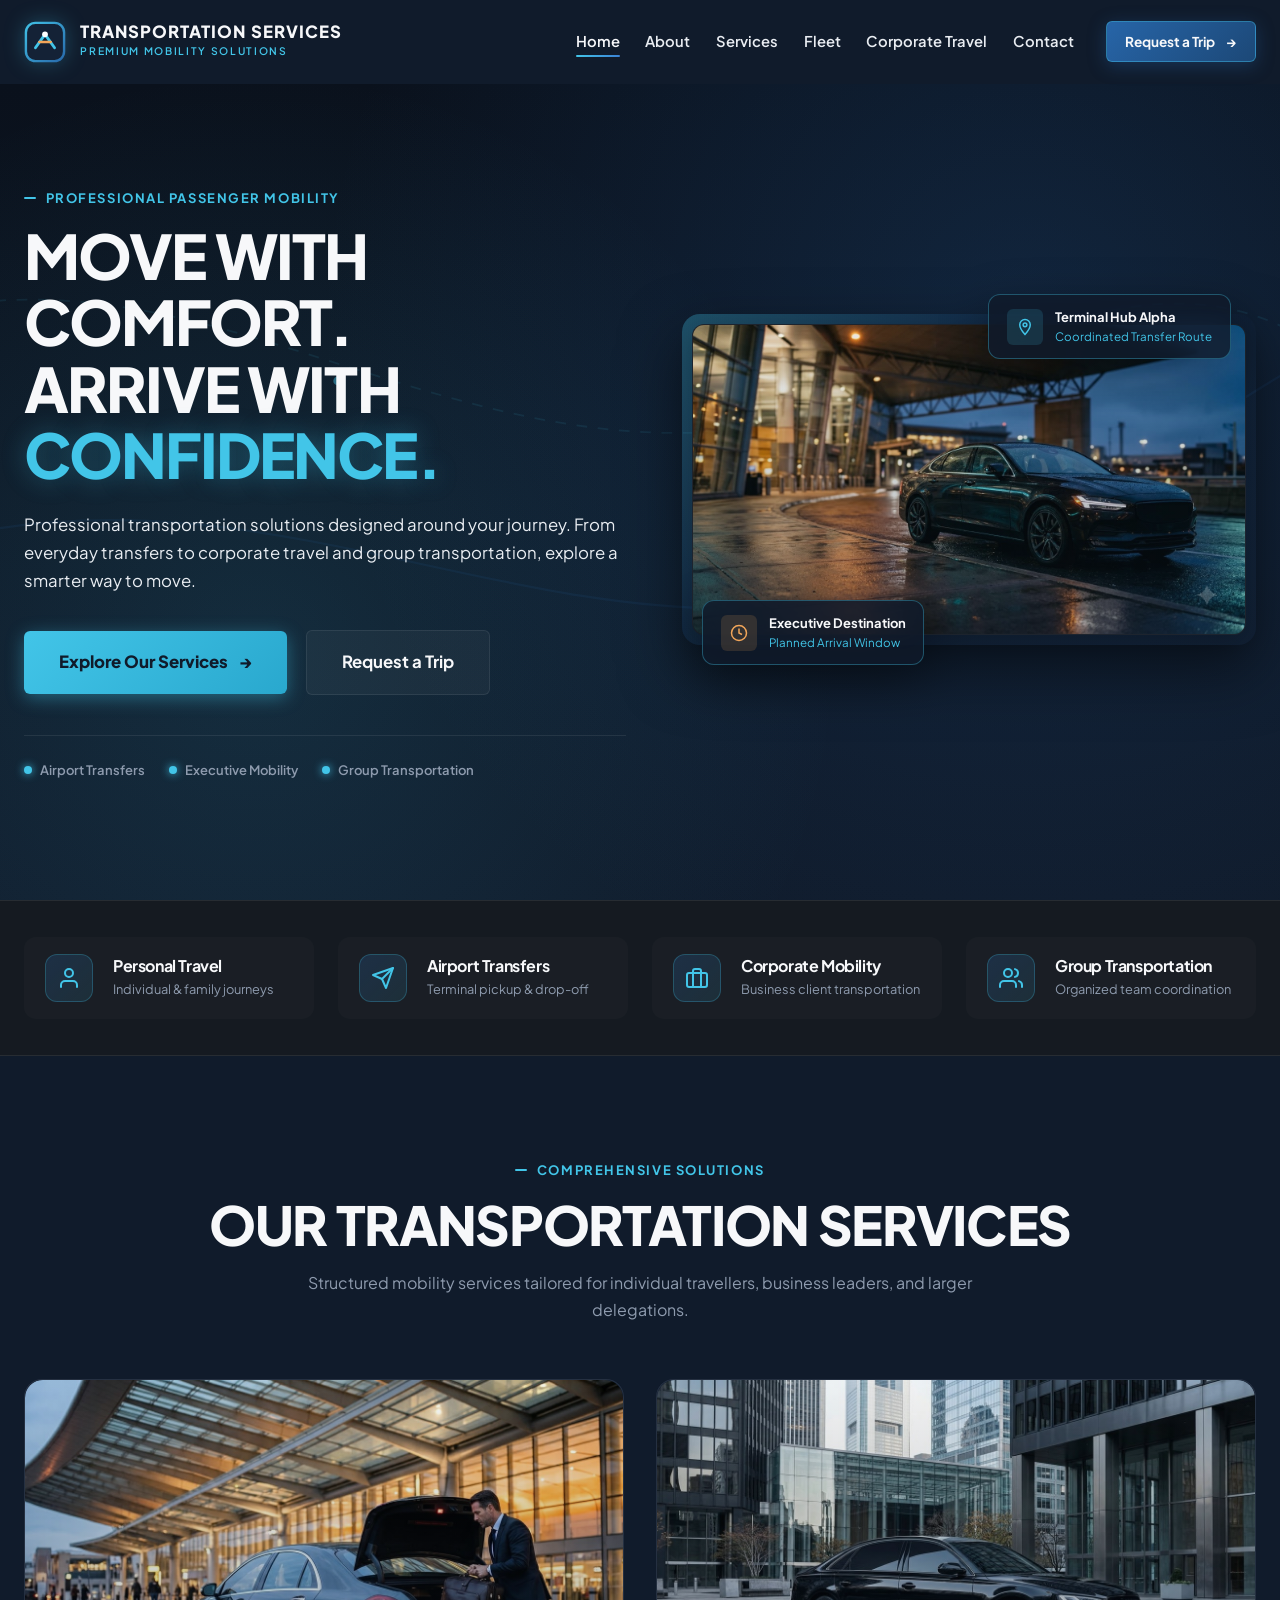
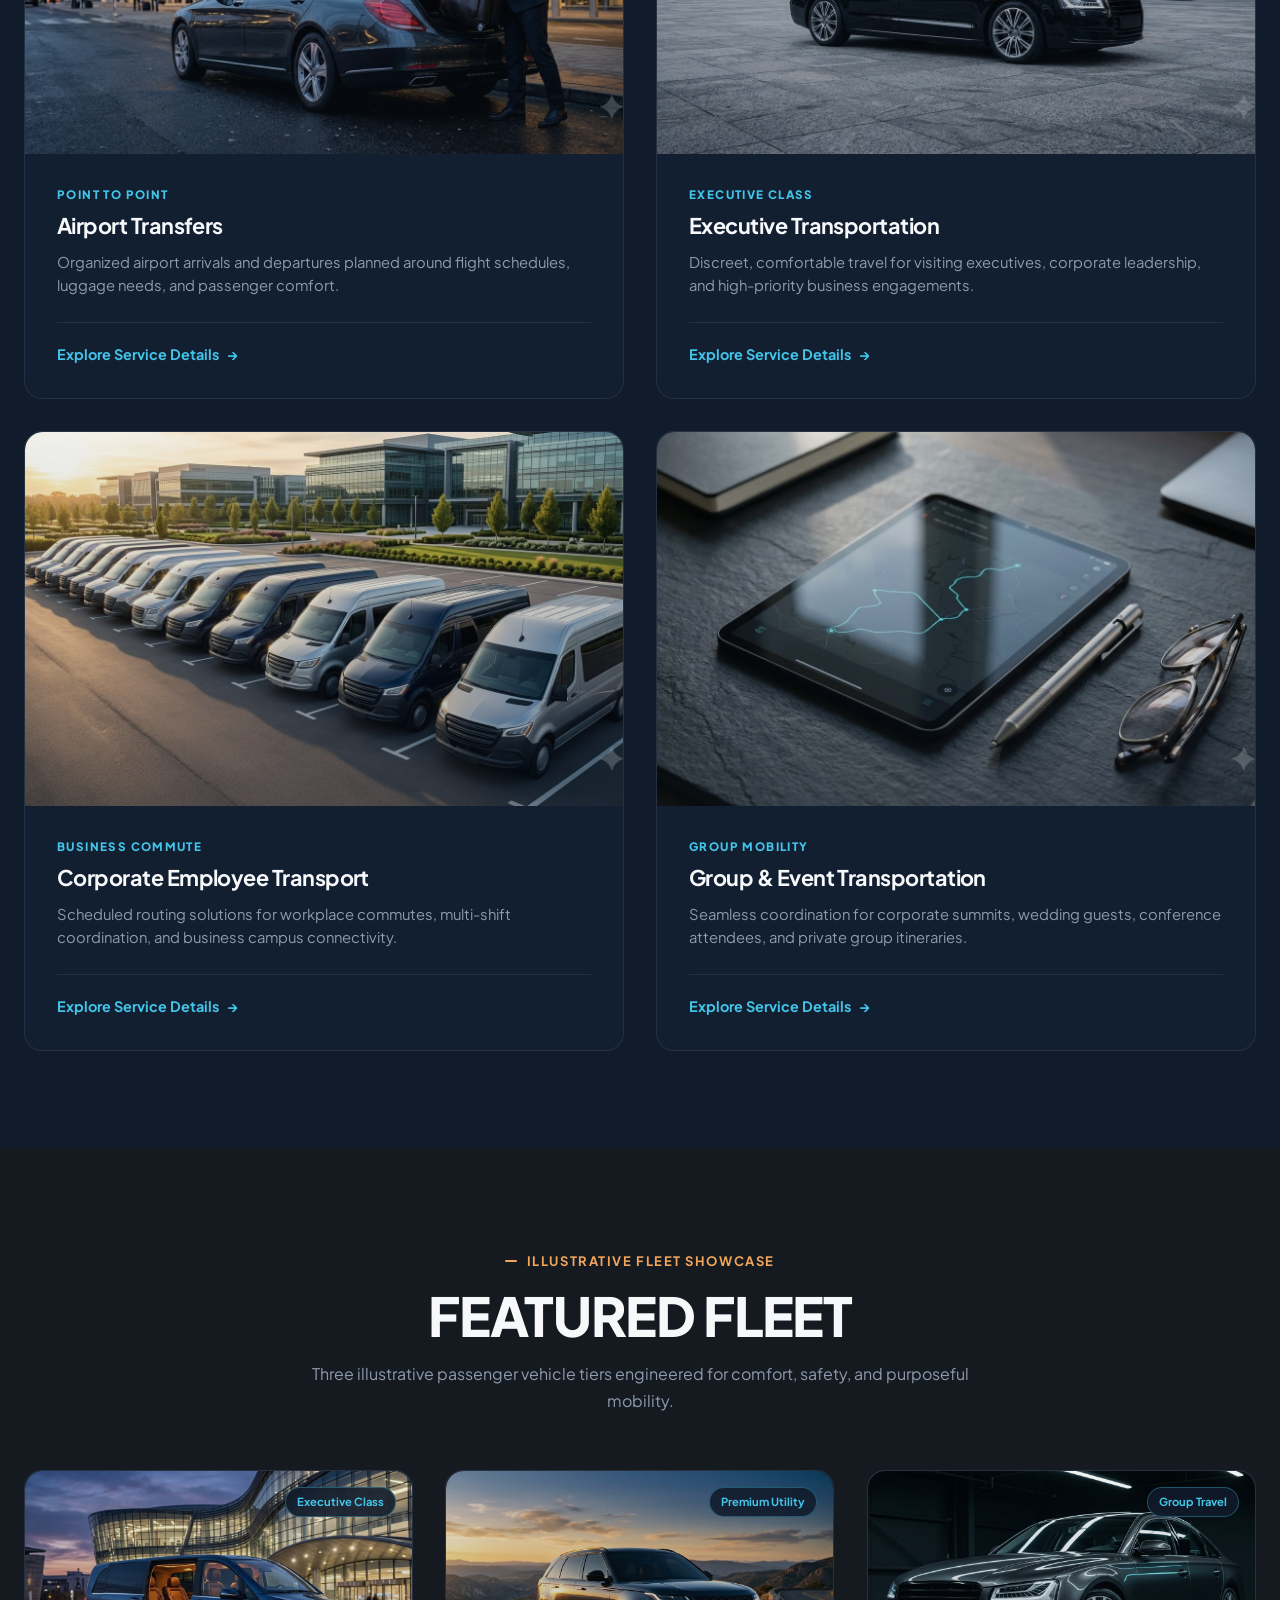
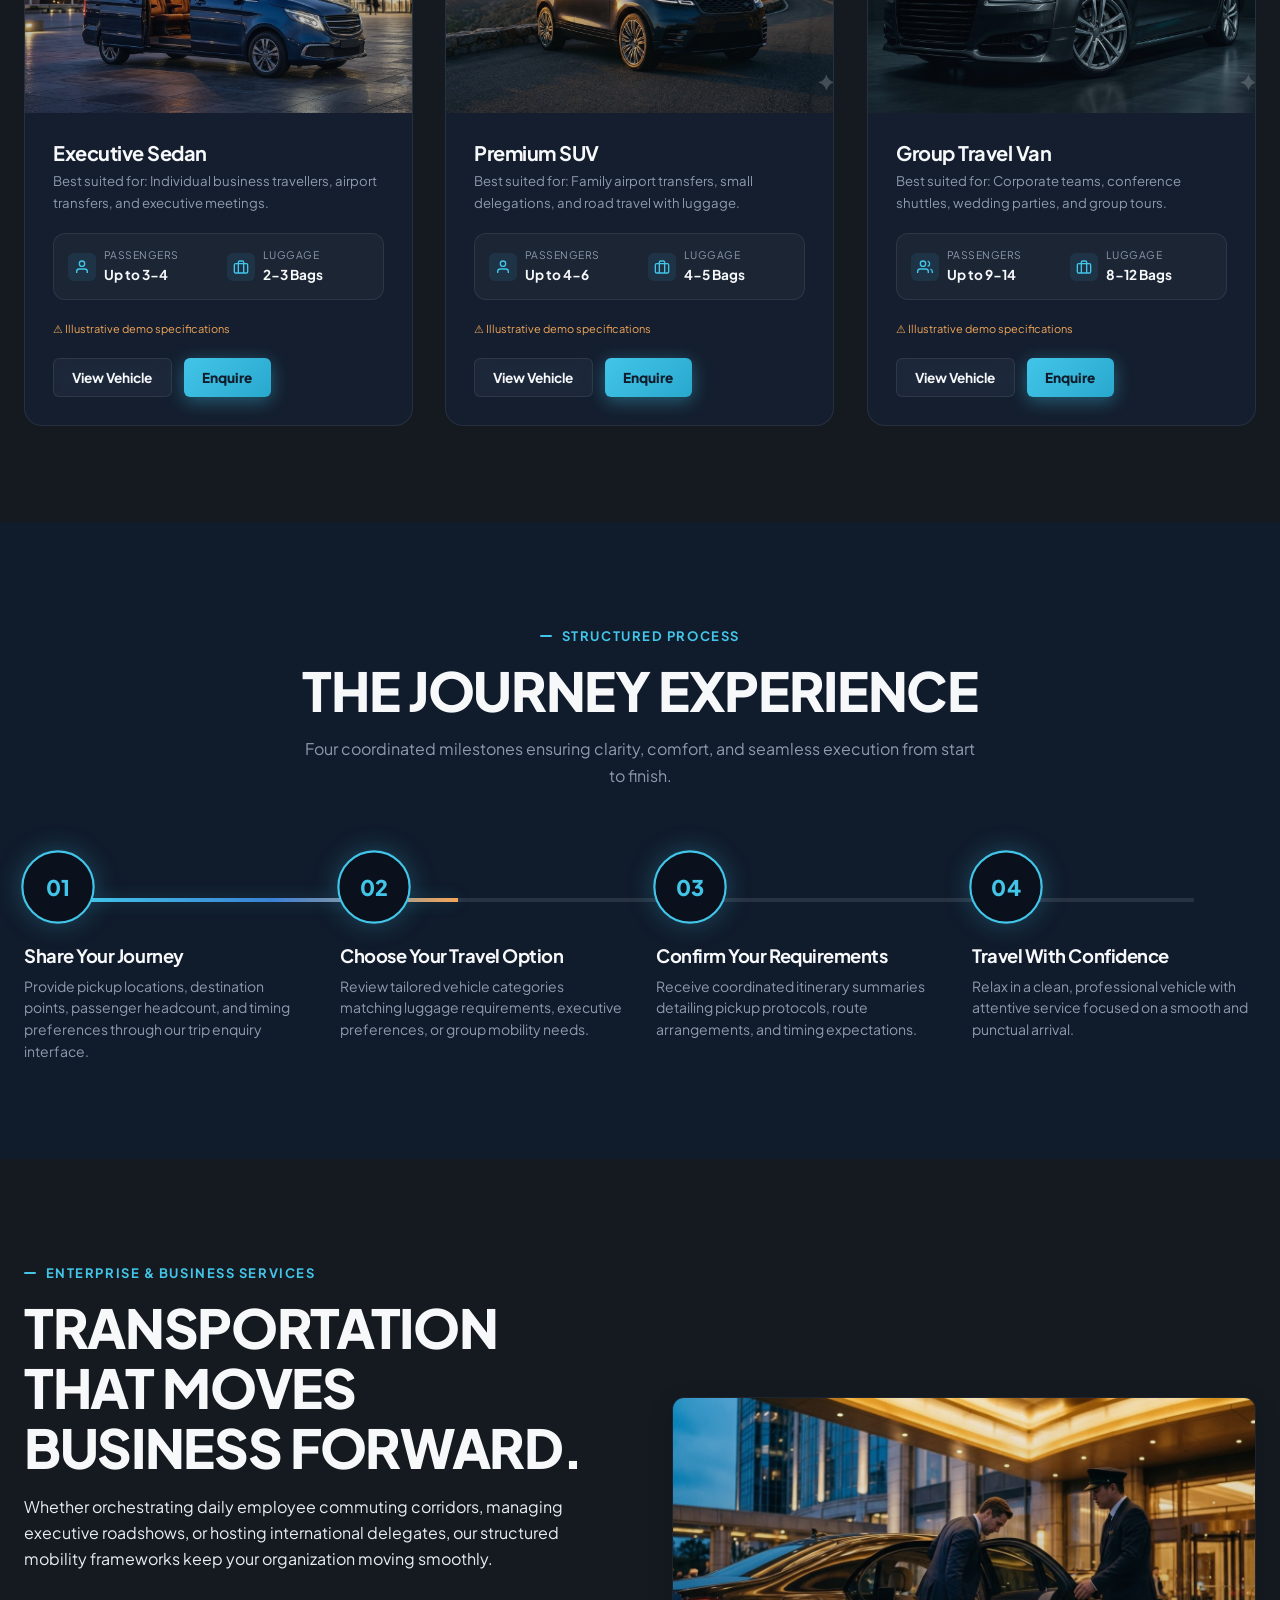
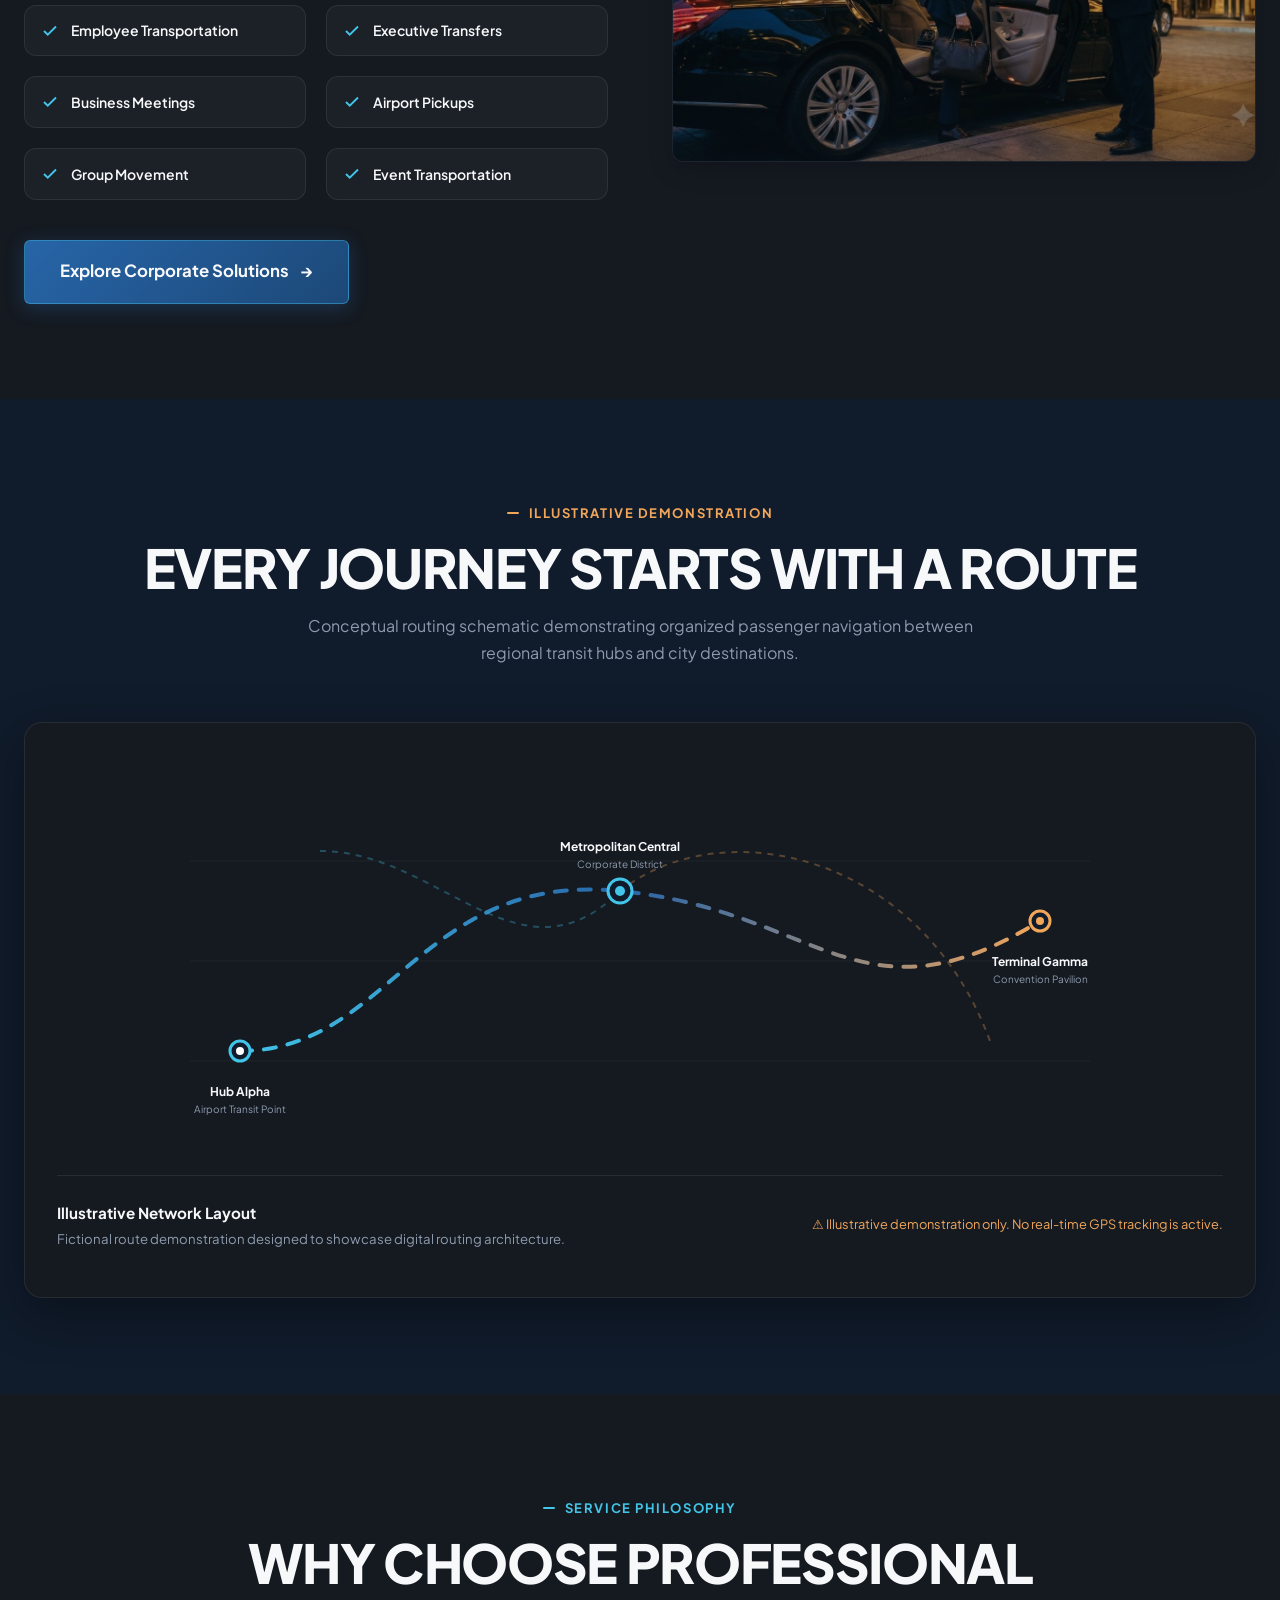
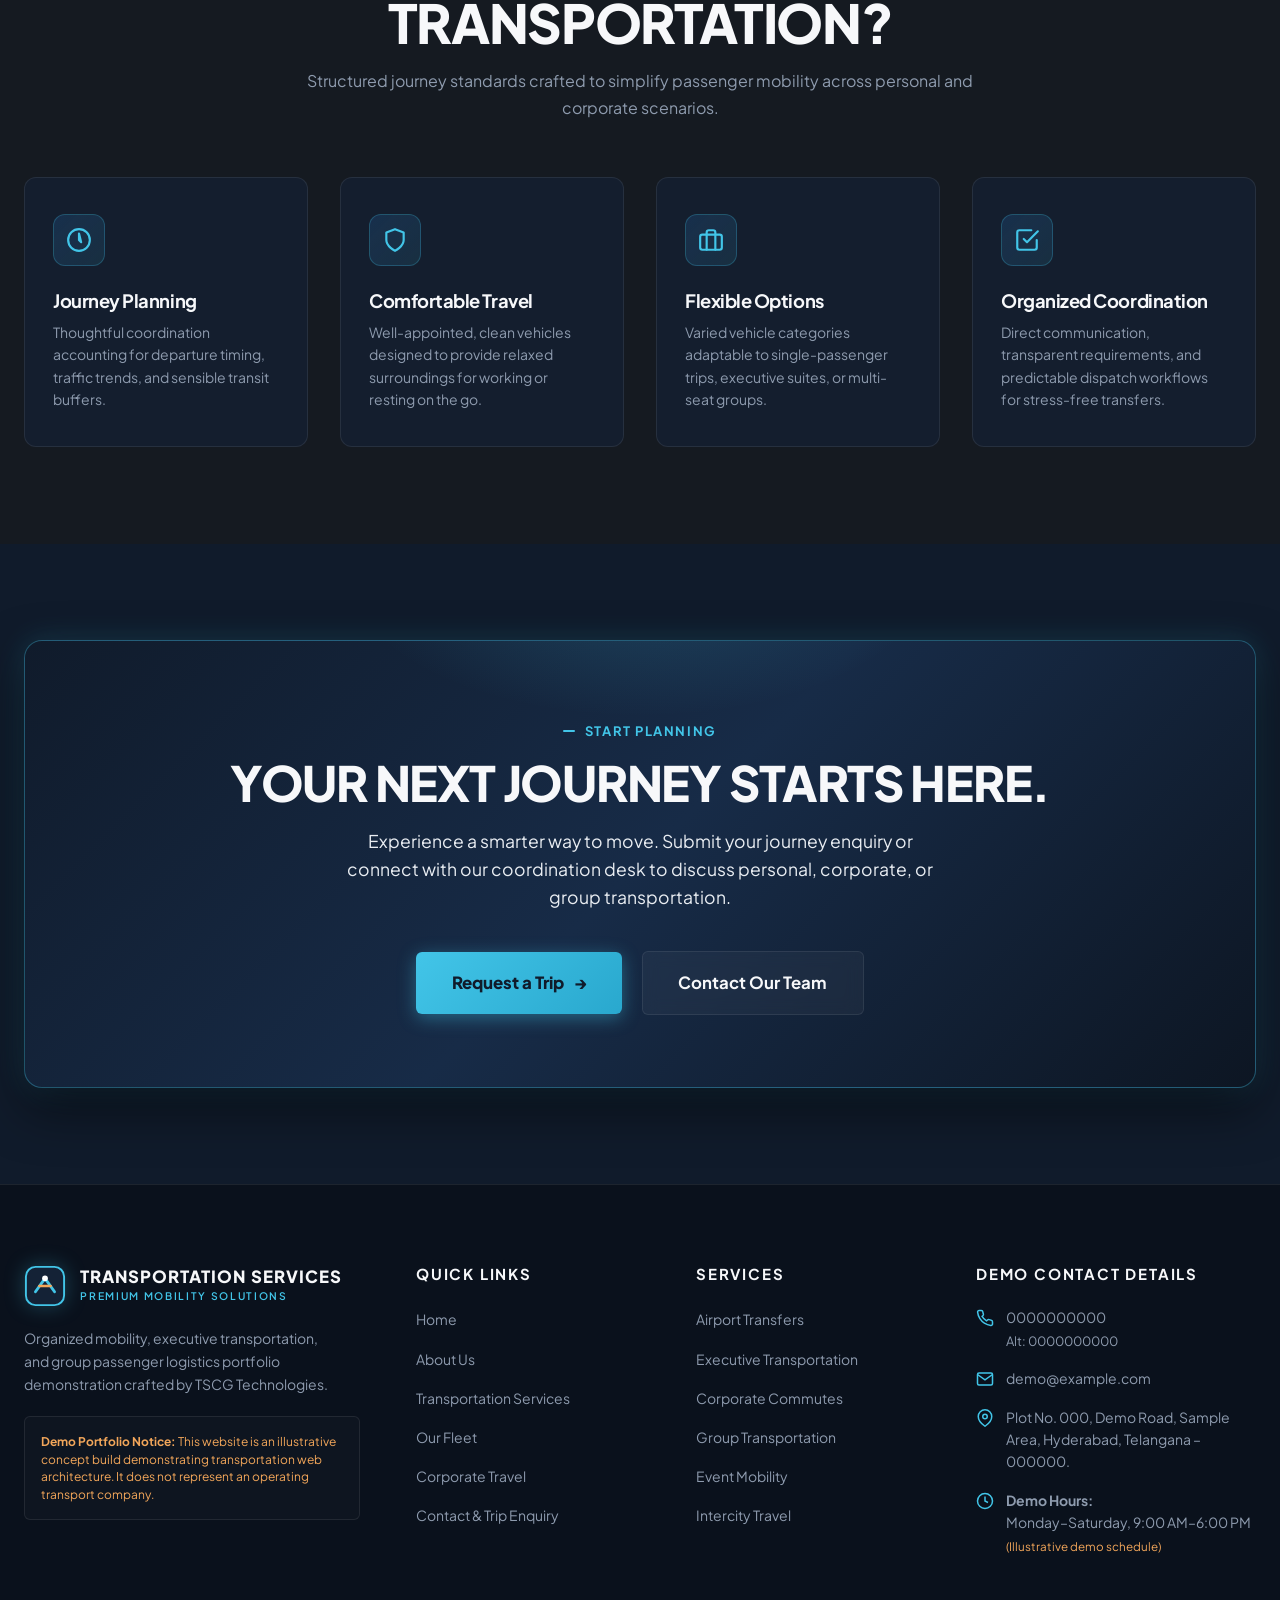
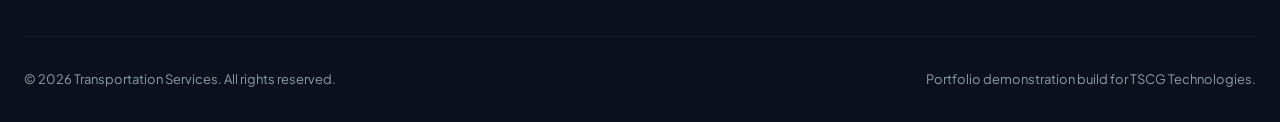
<file: index.html>
<!DOCTYPE html>
<html lang="en">
<head>
  <meta charset="UTF-8">
  <meta name="viewport" content="width=device-width, initial-scale=1.0">
  <title>Transportation Services | Premium Mobility &amp; Travel Solutions</title>
  <meta name="description" content="Professional transportation solutions designed around your journey. Experience premium mobility, executive transfers, and group travel with Transportation Services.">
  <link rel="canonical" href="https://example.com/index.html">
  <meta property="og:title" content="Transportation Services | Move With Comfort. Arrive With Confidence.">
  <meta property="og:description" content="Cinematic portfolio demonstration of a modern, passenger-focused transportation company website by TSCG Technologies.">
  <meta property="og:type" content="website">
  <link rel="stylesheet" href="css/style.css">
</head>
<body>

  <!-- ========================================================================
       SECTION 1: Premium Navigation Bar
       ======================================================================== -->
  <header class="site-header" role="banner">
    <div class="container nav-container">
      <a href="index.html" class="brand-identity" aria-label="Transportation Services Home">
        <div class="brand-symbol">
          <!-- Abstract Geometric Logo Symbol (Vector) -->
          <svg viewBox="0 0 44 44" fill="none" xmlns="http://www.w3.org/2000/svg" aria-hidden="true">
            <rect x="2" y="2" width="40" height="40" rx="10" stroke="url(#logoGlow)" stroke-width="2.5" fill="#142236"/>
            <path d="M12 28L22 14L32 28" stroke="#42C5E8" stroke-width="3" stroke-linecap="round" stroke-linejoin="round"/>
            <path d="M16 22H28" stroke="#F2A65A" stroke-width="2.5" stroke-linecap="round"/>
            <circle cx="22" cy="14" r="3" fill="#FFFFFF"/>
            <defs>
              <linearGradient id="logoGlow" x1="0" y1="0" x2="44" y2="44" gradientUnits="userSpaceOnUse">
                <stop stop-color="#42C5E8"/>
                <stop offset="1" stop-color="#2765A8"/>
              </linearGradient>
            </defs>
          </svg>
        </div>
        <div class="brand-text-block">
          <span class="brand-title">TRANSPORTATION SERVICES</span>
          <span class="brand-subline">Premium Mobility Solutions</span>
        </div>
      </a>

      <!-- Desktop Navigation Menu -->
      <nav class="desktop-nav" aria-label="Main Navigation">
        <ul class="nav-list">
          <li><a href="index.html" class="nav-link active">Home</a></li>
          <li><a href="about.html" class="nav-link">About</a></li>
          <li><a href="services.html" class="nav-link">Services</a></li>
          <li><a href="fleet.html" class="nav-link">Fleet</a></li>
          <li><a href="corporate.html" class="nav-link">Corporate Travel</a></li>
          <li><a href="contact.html" class="nav-link">Contact</a></li>
        </ul>
        <div class="header-cta-group">
          <a href="contact.html" class="btn btn-primary btn-sm">
            <span>Request a Trip</span>
            <span class="btn-icon-arrow">→</span>
          </a>
        </div>
      </nav>

      <!-- Mobile Menu Toggle Button -->
      <button class="mobile-nav-toggle" aria-label="Toggle navigation menu" aria-expanded="false" aria-controls="mobileDrawer">
        <span class="hamburger-line"></span>
        <span class="hamburger-line"></span>
        <span class="hamburger-line"></span>
      </button>
    </div>
  </header>

  <!-- Mobile Drawer Menu -->
  <div class="mobile-drawer-backdrop" id="mobileDrawerBackdrop" aria-hidden="true"></div>
  <aside class="mobile-drawer" id="mobileDrawer" aria-label="Mobile Navigation Drawer">
    <div class="mobile-drawer-top">
      <ul class="mobile-nav-list">
        <li><a href="index.html" class="mobile-nav-link active">Home</a></li>
        <li><a href="about.html" class="mobile-nav-link">About</a></li>
        <li><a href="services.html" class="mobile-nav-link">Services</a></li>
        <li><a href="fleet.html" class="mobile-nav-link">Fleet</a></li>
        <li><a href="corporate.html" class="mobile-nav-link">Corporate Travel</a></li>
        <li><a href="contact.html" class="mobile-nav-link">Contact</a></li>
      </ul>
    </div>
    <div class="mobile-drawer-bottom">
      <a href="contact.html" class="btn btn-cyan" style="width: 100%;">
        <span>Request a Trip</span>
        <span>→</span>
      </a>
      <p style="font-size: 0.75rem; color: var(--color-grey-muted); margin-top: 1.25rem; text-align: center;">
        TSCG Technologies Demo Portfolio
      </p>
    </div>
  </aside>

  <main id="main-content">

    <!-- ========================================================================
         SECTION 2: Cinematic Hero
         ======================================================================== -->
    <section class="hero-section" aria-labelledby="hero-heading">
      <!-- Animated Route Line Canvas Background -->
      <svg class="hero-route-canvas" viewBox="0 0 1440 800" fill="none" xmlns="http://www.w3.org/2000/svg" aria-hidden="true">
        <path d="M-100 200 C 300 100, 600 500, 1100 250 S 1600 600, 1800 400" stroke="rgba(66, 197, 232, 0.2)" stroke-width="2" stroke-dasharray="8 8" class="route-path-animated"/>
        <path d="M-50 450 C 400 350, 750 700, 1200 420 S 1500 200, 1750 300" stroke="rgba(39, 101, 168, 0.25)" stroke-width="2.5"/>
        <circle cx="380" cy="275" r="5" fill="#42C5E8" class="pulse-node"/>
        <circle cx="1050" cy="265" r="5" fill="#F2A65A" class="pulse-node"/>
      </svg>

      <div class="container">
        <div class="hero-grid">
          <!-- Left Column: Typography & CTAs -->
          <div class="hero-content reveal">
            <div class="eyebrow">Professional Passenger Mobility</div>
            <h1 id="hero-heading" class="hero-headline">
              MOVE WITH COMFORT. <br>
              ARRIVE WITH <span class="highlight-cyan">CONFIDENCE.</span>
            </h1>
            <p class="hero-description">
              Professional transportation solutions designed around your journey. From everyday transfers to corporate travel and group transportation, explore a smarter way to move.
            </p>
            <div class="hero-actions">
              <a href="services.html" class="btn btn-cyan btn-lg">
                <span>Explore Our Services</span>
                <span class="btn-icon-arrow">→</span>
              </a>
              <a href="contact.html" class="btn btn-outline btn-lg">
                <span>Request a Trip</span>
              </a>
            </div>
            <div class="hero-feature-tags">
              <div class="hero-tag-item">
                <span class="hero-tag-dot"></span>
                <span>Airport Transfers</span>
              </div>
              <div class="hero-tag-item">
                <span class="hero-tag-dot"></span>
                <span>Executive Mobility</span>
              </div>
              <div class="hero-tag-item">
                <span class="hero-tag-dot"></span>
                <span>Group Transportation</span>
              </div>
            </div>
          </div>

          <!-- Right Column: Layered Vehicle Imagery & Animated Markers -->
          <div class="hero-visual-wrapper reveal reveal-delay-2">
            <div class="hero-image-frame">
              <!-- Live Photography: hero-premium-transport-vehicle.jpeg -->
              <div class="image-placeholder aspect-16-9">
                <img src="images/hero-premium-transport-vehicle.jpeg" alt="Hero visual of a sleek passenger transport vehicle in modern setting" loading="eager" width="1920" height="1080">
                <div class="image-placeholder-overlay"></div>
              </div>

              <!-- Floating Waypoint Marker 1 -->
              <div class="waypoint-badge waypoint-top">
                <div class="waypoint-icon-box">
                  <svg width="18" height="18" viewBox="0 0 24 24" fill="none" stroke="currentColor" stroke-width="2">
                    <path d="M12 2C8.13 2 5 5.13 5 9c0 5.25 7 13 7 13s7-7.75 7-13c0-3.87-3.13-7-7-7z"/>
                    <circle cx="12" cy="9" r="2.5"/>
                  </svg>
                </div>
                <div class="waypoint-meta">
                  <span class="waypoint-meta-title">Terminal Hub Alpha</span>
                  <span class="waypoint-meta-sub">Coordinated Transfer Route</span>
                </div>
              </div>

              <!-- Floating Waypoint Marker 2 -->
              <div class="waypoint-badge waypoint-bottom">
                <div class="waypoint-icon-box" style="color: var(--color-amber); background: rgba(242, 166, 90, 0.15);">
                  <svg width="18" height="18" viewBox="0 0 24 24" fill="none" stroke="currentColor" stroke-width="2">
                    <circle cx="12" cy="12" r="10"/>
                    <polyline points="12 6 12 12 16 14"/>
                  </svg>
                </div>
                <div class="waypoint-meta">
                  <span class="waypoint-meta-title">Executive Destination</span>
                  <span class="waypoint-meta-sub">Planned Arrival Window</span>
                </div>
              </div>
            </div>
          </div>
        </div>
      </div>
    </section>

    <!-- ========================================================================
         SECTION 3: Transportation at a Glance (Horizontal Strip)
         ======================================================================== -->
    <section class="glance-strip" aria-label="Transportation at a glance">
      <div class="container">
        <div class="glance-grid">
          <!-- Item 1 -->
          <div class="glance-item">
            <div class="glance-icon">
              <svg width="24" height="24" viewBox="0 0 24 24" fill="none" stroke="currentColor" stroke-width="2" stroke-linecap="round" stroke-linejoin="round">
                <path d="M20 21v-2a4 4 0 0 0-4-4H8a4 4 0 0 0-4 4v2"></path>
                <circle cx="12" cy="7" r="4"></circle>
              </svg>
            </div>
            <div>
              <h3>Personal Travel</h3>
              <p>Individual &amp; family journeys</p>
            </div>
          </div>

          <!-- Item 2 -->
          <div class="glance-item">
            <div class="glance-icon">
              <svg width="24" height="24" viewBox="0 0 24 24" fill="none" stroke="currentColor" stroke-width="2" stroke-linecap="round" stroke-linejoin="round">
                <path d="M22 2L11 13"></path>
                <polygon points="22 2 15 22 11 13 2 9 22 2"></polygon>
              </svg>
            </div>
            <div>
              <h3>Airport Transfers</h3>
              <p>Terminal pickup &amp; drop-off</p>
            </div>
          </div>

          <!-- Item 3 -->
          <div class="glance-item">
            <div class="glance-icon">
              <svg width="24" height="24" viewBox="0 0 24 24" fill="none" stroke="currentColor" stroke-width="2" stroke-linecap="round" stroke-linejoin="round">
                <rect x="2" y="7" width="20" height="14" rx="2" ry="2"></rect>
                <path d="M16 21V5a2 2 0 0 0-2-2h-4a2 2 0 0 0-2 2v16"></path>
              </svg>
            </div>
            <div>
              <h3>Corporate Mobility</h3>
              <p>Business client transportation</p>
            </div>
          </div>

          <!-- Item 4 -->
          <div class="glance-item">
            <div class="glance-icon">
              <svg width="24" height="24" viewBox="0 0 24 24" fill="none" stroke="currentColor" stroke-width="2" stroke-linecap="round" stroke-linejoin="round">
                <path d="M17 21v-2a4 4 0 0 0-4-4H5a4 4 0 0 0-4 4v2"></path>
                <circle cx="9" cy="7" r="4"></circle>
                <path d="M23 21v-2a4 4 0 0 0-3-3.87"></path>
                <path d="M16 3.13a4 4 0 0 1 0 7.75"></path>
              </svg>
            </div>
            <div>
              <h3>Group Transportation</h3>
              <p>Organized team coordination</p>
            </div>
          </div>
        </div>
      </div>
    </section>

    <!-- ========================================================================
         SECTION 4: Our Transportation Services
         ======================================================================== -->
    <section class="section-padding section-dark" aria-labelledby="services-overview-heading">
      <div class="container">
        <div class="section-header text-center reveal">
          <div class="eyebrow">Comprehensive Solutions</div>
          <h2 id="services-overview-heading" class="editorial-headline">OUR TRANSPORTATION SERVICES</h2>
          <p class="editorial-subheadline">
            Structured mobility services tailored for individual travellers, business leaders, and larger delegations.
          </p>
        </div>

        <div class="services-grid-4">
          <!-- Card 1: Airport Transfers -->
          <article class="service-card-premium reveal">
            <div class="service-card-media">
              <div class="image-placeholder aspect-16-10">
                <img src="images/airport-transfer-service.jpeg" alt="Airport terminal curbside passenger transfer service" loading="lazy" width="1920" height="1200">
                <div class="image-placeholder-overlay"></div>
              </div>
            </div>
            <div class="service-card-body">
              <span class="service-category-tag">Point to Point</span>
              <h3 class="service-card-title">Airport Transfers</h3>
              <p class="service-card-desc">
                Organized airport arrivals and departures planned around flight schedules, luggage needs, and passenger comfort.
              </p>
              <div class="service-card-footer">
                <a href="services.html#airport" class="text-link">
                  <span>Explore Service Details</span>
                  <span>→</span>
                </a>
              </div>
            </div>
          </article>

          <!-- Card 2: Executive Transportation -->
          <article class="service-card-premium reveal reveal-delay-1">
            <div class="service-card-media">
              <div class="image-placeholder aspect-16-10">
                <img src="images/executive-transportation.jpeg" alt="Executive passenger sedan in financial district" loading="lazy" width="1920" height="1200">
                <div class="image-placeholder-overlay"></div>
              </div>
            </div>
            <div class="service-card-body">
              <span class="service-category-tag">Executive Class</span>
              <h3 class="service-card-title">Executive Transportation</h3>
              <p class="service-card-desc">
                Discreet, comfortable travel for visiting executives, corporate leadership, and high-priority business engagements.
              </p>
              <div class="service-card-footer">
                <a href="services.html#executive" class="text-link">
                  <span>Explore Service Details</span>
                  <span>→</span>
                </a>
              </div>
            </div>
          </article>

          <!-- Card 3: Corporate Employee Transport -->
          <article class="service-card-premium reveal reveal-delay-2">
            <div class="service-card-media">
              <div class="image-placeholder aspect-16-10">
                <img src="images/corporate-employee-transport.jpeg" alt="Fleet of corporate employee transportation shuttles" loading="lazy" width="1920" height="1200">
                <div class="image-placeholder-overlay"></div>
              </div>
            </div>
            <div class="service-card-body">
              <span class="service-category-tag">Business Commute</span>
              <h3 class="service-card-title">Corporate Employee Transport</h3>
              <p class="service-card-desc">
                Scheduled routing solutions for workplace commutes, multi-shift coordination, and business campus connectivity.
              </p>
              <div class="service-card-footer">
                <a href="services.html#employee" class="text-link">
                  <span>Explore Service Details</span>
                  <span>→</span>
                </a>
              </div>
            </div>
          </article>

          <!-- Card 4: Group & Event Transportation -->
          <article class="service-card-premium reveal reveal-delay-3">
            <div class="service-card-media">
              <div class="image-placeholder aspect-16-10">
                <img src="images/group-transportation-van.webp" alt="Spacious group transportation passenger van" loading="lazy" width="1920" height="1200">
                <div class="image-placeholder-overlay"></div>
              </div>
            </div>
            <div class="service-card-body">
              <span class="service-category-tag">Group Mobility</span>
              <h3 class="service-card-title">Group &amp; Event Transportation</h3>
              <p class="service-card-desc">
                Seamless coordination for corporate summits, wedding guests, conference attendees, and private group itineraries.
              </p>
              <div class="service-card-footer">
                <a href="services.html#group" class="text-link">
                  <span>Explore Service Details</span>
                  <span>→</span>
                </a>
              </div>
            </div>
          </article>
        </div>
      </div>
    </section>

    <!-- ========================================================================
         SECTION 5: Featured Fleet
         ======================================================================== -->
    <section class="section-padding section-charcoal" aria-labelledby="featured-fleet-heading">
      <div class="container">
        <div class="section-header text-center reveal">
          <div class="eyebrow eyebrow-amber">Illustrative Fleet Showcase</div>
          <h2 id="featured-fleet-heading" class="editorial-headline">FEATURED FLEET</h2>
          <p class="editorial-subheadline">
            Three illustrative passenger vehicle tiers engineered for comfort, safety, and purposeful mobility.
          </p>
        </div>

        <div class="fleet-grid-3">
          <!-- Fleet 1: Executive Sedan -->
          <article class="fleet-card reveal">
            <div class="fleet-card-media">
              <div class="image-placeholder aspect-16-10">
                <img src="images/executive-sedan-fleet.jpeg" alt="Executive Sedan vehicle class" loading="lazy" width="1920" height="1200">
                <div class="image-placeholder-overlay"></div>
              </div>
              <span class="fleet-badge-floating">Executive Class</span>
            </div>
            <div class="fleet-card-body">
              <h3 class="fleet-category-name">Executive Sedan</h3>
              <p class="fleet-suitability">Best suited for: Individual business travellers, airport transfers, and executive meetings.</p>
              
              <div class="fleet-capacity-row">
                <div class="capacity-item">
                  <div class="capacity-icon">
                    <svg width="16" height="16" viewBox="0 0 24 24" fill="none" stroke="currentColor" stroke-width="2">
                      <path d="M20 21v-2a4 4 0 0 0-4-4H8a4 4 0 0 0-4 4v2"></path>
                      <circle cx="12" cy="7" r="4"></circle>
                    </svg>
                  </div>
                  <div class="capacity-data">
                    <span class="capacity-label">Passengers</span>
                    <span class="capacity-value">Up to 3-4</span>
                  </div>
                </div>
                <div class="capacity-item">
                  <div class="capacity-icon">
                    <svg width="16" height="16" viewBox="0 0 24 24" fill="none" stroke="currentColor" stroke-width="2">
                      <rect x="2" y="7" width="20" height="14" rx="2" ry="2"></rect>
                      <path d="M16 21V5a2 2 0 0 0-2-2h-4a2 2 0 0 0-2 2v16"></path>
                    </svg>
                  </div>
                  <div class="capacity-data">
                    <span class="capacity-label">Luggage</span>
                    <span class="capacity-value">2-3 Bags</span>
                  </div>
                </div>
              </div>

              <div class="demo-disclaimer-pill">
                <span>⚠ Illustrative demo specifications</span>
              </div>

              <div class="fleet-card-actions">
                <button type="button" class="btn btn-outline btn-sm view-vehicle-btn"
                  data-name="Executive Sedan"
                  data-category-label="Executive Mobility"
                  data-passengers="Up to 3-4 Passengers (Illustrative Demo)"
                  data-luggage="2 Large Suitcases + 2 Hand Luggage"
                  data-journey="Airport transfers, executive client visits, business roadshows"
                  data-desc="Engineered with acoustic glass, leather appointments, and climate control for focused mobile productivity."
                  data-image-file="images/executive-sedan-fleet.jpeg">
                  View Vehicle
                </button>
                <a href="contact.html?vehicle=sedan" class="btn btn-cyan btn-sm">Enquire</a>
              </div>
            </div>
          </article>

          <!-- Fleet 2: Premium SUV -->
          <article class="fleet-card reveal reveal-delay-1">
            <div class="fleet-card-media">
              <div class="image-placeholder aspect-16-10">
                <img src="images/premium-suv-fleet.jpeg" alt="Premium SUV vehicle class" loading="lazy" width="1920" height="1200">
                <div class="image-placeholder-overlay"></div>
              </div>
              <span class="fleet-badge-floating">Premium Utility</span>
            </div>
            <div class="fleet-card-body">
              <h3 class="fleet-category-name">Premium SUV</h3>
              <p class="fleet-suitability">Best suited for: Family airport transfers, small delegations, and road travel with luggage.</p>
              
              <div class="fleet-capacity-row">
                <div class="capacity-item">
                  <div class="capacity-icon">
                    <svg width="16" height="16" viewBox="0 0 24 24" fill="none" stroke="currentColor" stroke-width="2">
                      <path d="M20 21v-2a4 4 0 0 0-4-4H8a4 4 0 0 0-4 4v2"></path>
                      <circle cx="12" cy="7" r="4"></circle>
                    </svg>
                  </div>
                  <div class="capacity-data">
                    <span class="capacity-label">Passengers</span>
                    <span class="capacity-value">Up to 4-6</span>
                  </div>
                </div>
                <div class="capacity-item">
                  <div class="capacity-icon">
                    <svg width="16" height="16" viewBox="0 0 24 24" fill="none" stroke="currentColor" stroke-width="2">
                      <rect x="2" y="7" width="20" height="14" rx="2" ry="2"></rect>
                      <path d="M16 21V5a2 2 0 0 0-2-2h-4a2 2 0 0 0-2 2v16"></path>
                    </svg>
                  </div>
                  <div class="capacity-data">
                    <span class="capacity-label">Luggage</span>
                    <span class="capacity-value">4-5 Bags</span>
                  </div>
                </div>
              </div>

              <div class="demo-disclaimer-pill">
                <span>⚠ Illustrative demo specifications</span>
              </div>

              <div class="fleet-card-actions">
                <button type="button" class="btn btn-outline btn-sm view-vehicle-btn"
                  data-name="Premium SUV"
                  data-category-label="Premium Utility"
                  data-passengers="Up to 4-6 Passengers (Illustrative Demo)"
                  data-luggage="4 Large Suitcases + Carry-ons"
                  data-journey="Intercity journeys, family airport transfers, executive field visits"
                  data-desc="Elevated ride height, generous legroom, and expansive cargo configuration for journeys requiring extra gear."
                  data-image-file="images/premium-suv-fleet.jpeg">
                  View Vehicle
                </button>
                <a href="contact.html?vehicle=suv" class="btn btn-cyan btn-sm">Enquire</a>
              </div>
            </div>
          </article>

          <!-- Fleet 3: Group Travel Van -->
          <article class="fleet-card reveal reveal-delay-2">
            <div class="fleet-card-media">
              <div class="image-placeholder aspect-16-10">
                <img src="images/group-travel-van.jpeg" alt="Group Travel Van vehicle class" loading="lazy" width="1920" height="1200">
                <div class="image-placeholder-overlay"></div>
              </div>
              <span class="fleet-badge-floating">Group Travel</span>
            </div>
            <div class="fleet-card-body">
              <h3 class="fleet-category-name">Group Travel Van</h3>
              <p class="fleet-suitability">Best suited for: Corporate teams, conference shuttles, wedding parties, and group tours.</p>
              
              <div class="fleet-capacity-row">
                <div class="capacity-item">
                  <div class="capacity-icon">
                    <svg width="16" height="16" viewBox="0 0 24 24" fill="none" stroke="currentColor" stroke-width="2">
                      <path d="M17 21v-2a4 4 0 0 0-4-4H5a4 4 0 0 0-4 4v2"></path>
                      <circle cx="9" cy="7" r="4"></circle>
                      <path d="M23 21v-2a4 4 0 0 0-3-3.87"></path>
                      <path d="M16 3.13a4 4 0 0 1 0 7.75"></path>
                    </svg>
                  </div>
                  <div class="capacity-data">
                    <span class="capacity-label">Passengers</span>
                    <span class="capacity-value">Up to 9-14</span>
                  </div>
                </div>
                <div class="capacity-item">
                  <div class="capacity-icon">
                    <svg width="16" height="16" viewBox="0 0 24 24" fill="none" stroke="currentColor" stroke-width="2">
                      <rect x="2" y="7" width="20" height="14" rx="2" ry="2"></rect>
                      <path d="M16 21V5a2 2 0 0 0-2-2h-4a2 2 0 0 0-2 2v16"></path>
                    </svg>
                  </div>
                  <div class="capacity-data">
                    <span class="capacity-label">Luggage</span>
                    <span class="capacity-value">8-12 Bags</span>
                  </div>
                </div>
              </div>

              <div class="demo-disclaimer-pill">
                <span>⚠ Illustrative demo specifications</span>
              </div>

              <div class="fleet-card-actions">
                <button type="button" class="btn btn-outline btn-sm view-vehicle-btn"
                  data-name="Group Travel Van"
                  data-category-label="Group Logistics"
                  data-passengers="Up to 9-14 Passengers (Illustrative Demo)"
                  data-luggage="8-12 Suitcases &amp; Event Equipment"
                  data-journey="Event shuttles, corporate team transit, multi-city group travel"
                  data-desc="Spacious aisle seating, individual air vents, and substantial luggage bays for synchronized group departures."
                  data-image-file="images/group-travel-van.jpeg">
                  View Vehicle
                </button>
                <a href="contact.html?vehicle=van" class="btn btn-cyan btn-sm">Enquire</a>
              </div>
            </div>
          </article>
        </div>
      </div>
    </section>

    <!-- ========================================================================
         SECTION 6: The Journey Experience (Horizontal Timeline)
         ======================================================================== -->
    <section class="section-padding section-dark" aria-labelledby="journey-exp-heading">
      <div class="container">
        <div class="section-header text-center reveal">
          <div class="eyebrow">Structured Process</div>
          <h2 id="journey-exp-heading" class="editorial-headline">THE JOURNEY EXPERIENCE</h2>
          <p class="editorial-subheadline">
            Four coordinated milestones ensuring clarity, comfort, and seamless execution from start to finish.
          </p>
        </div>

        <div class="journey-timeline-wrapper">
          <div class="journey-connecting-line" aria-hidden="true">
            <div class="journey-connecting-progress"></div>
          </div>

          <div class="journey-steps-grid">
            <!-- Step 01 -->
            <div class="journey-step-card reveal">
              <div class="step-node-bubble">01</div>
              <h3 class="step-title">Share Your Journey</h3>
              <p class="step-desc">
                Provide pickup locations, destination points, passenger headcount, and timing preferences through our trip enquiry interface.
              </p>
            </div>

            <!-- Step 02 -->
            <div class="journey-step-card reveal reveal-delay-1">
              <div class="step-node-bubble">02</div>
              <h3 class="step-title">Choose Your Travel Option</h3>
              <p class="step-desc">
                Review tailored vehicle categories matching luggage requirements, executive preferences, or group mobility needs.
              </p>
            </div>

            <!-- Step 03 -->
            <div class="journey-step-card reveal reveal-delay-2">
              <div class="step-node-bubble">03</div>
              <h3 class="step-title">Confirm Your Requirements</h3>
              <p class="step-desc">
                Receive coordinated itinerary summaries detailing pickup protocols, route arrangements, and timing expectations.
              </p>
            </div>

            <!-- Step 04 -->
            <div class="journey-step-card reveal reveal-delay-3">
              <div class="step-node-bubble">04</div>
              <h3 class="step-title">Travel With Confidence</h3>
              <p class="step-desc">
                Relax in a clean, professional vehicle with attentive service focused on a smooth and punctual arrival.
              </p>
            </div>
          </div>
        </div>
      </div>
    </section>

    <!-- ========================================================================
         SECTION 7: Corporate Transportation
         ======================================================================== -->
    <section class="section-padding section-charcoal" aria-labelledby="corporate-heading">
      <div class="container">
        <div class="corporate-split-grid">
          <!-- Text Content -->
          <div class="corporate-split-content reveal">
            <div class="eyebrow">Enterprise &amp; Business Services</div>
            <h2 id="corporate-heading" class="editorial-headline">
              TRANSPORTATION THAT MOVES BUSINESS FORWARD.
            </h2>
            <p class="editorial-subheadline" style="color: var(--color-grey);">
              Whether orchestrating daily employee commuting corridors, managing executive roadshows, or hosting international delegates, our structured mobility frameworks keep your organization moving smoothly.
            </p>

            <div class="corporate-feature-list">
              <div class="corporate-pill">
                <svg width="18" height="18" viewBox="0 0 24 24" fill="none" stroke="currentColor" stroke-width="2.5"><polyline points="20 6 9 17 4 12"></polyline></svg>
                <span>Employee Transportation</span>
              </div>
              <div class="corporate-pill">
                <svg width="18" height="18" viewBox="0 0 24 24" fill="none" stroke="currentColor" stroke-width="2.5"><polyline points="20 6 9 17 4 12"></polyline></svg>
                <span>Executive Transfers</span>
              </div>
              <div class="corporate-pill">
                <svg width="18" height="18" viewBox="0 0 24 24" fill="none" stroke="currentColor" stroke-width="2.5"><polyline points="20 6 9 17 4 12"></polyline></svg>
                <span>Business Meetings</span>
              </div>
              <div class="corporate-pill">
                <svg width="18" height="18" viewBox="0 0 24 24" fill="none" stroke="currentColor" stroke-width="2.5"><polyline points="20 6 9 17 4 12"></polyline></svg>
                <span>Airport Pickups</span>
              </div>
              <div class="corporate-pill">
                <svg width="18" height="18" viewBox="0 0 24 24" fill="none" stroke="currentColor" stroke-width="2.5"><polyline points="20 6 9 17 4 12"></polyline></svg>
                <span>Group Movement</span>
              </div>
              <div class="corporate-pill">
                <svg width="18" height="18" viewBox="0 0 24 24" fill="none" stroke="currentColor" stroke-width="2.5"><polyline points="20 6 9 17 4 12"></polyline></svg>
                <span>Event Transportation</span>
              </div>
            </div>

            <a href="corporate.html" class="btn btn-primary btn-lg">
              <span>Explore Corporate Solutions</span>
              <span class="btn-icon-arrow">→</span>
            </a>
          </div>

          <!-- Image Media -->
          <div class="corporate-split-media reveal reveal-delay-2">
            <div class="image-placeholder aspect-16-10">
              <img src="images/corporate-travel-experience.jpeg" alt="Executive in professional attire entering premium passenger vehicle outside modern corporate headquarters" loading="lazy" width="1920" height="1200">
              <div class="image-placeholder-overlay"></div>
            </div>
          </div>
        </div>
      </div>
    </section>

    <!-- ========================================================================
         SECTION 8: Route Visualization (Illustrative Demonstration)
         ======================================================================== -->
    <section class="section-padding section-dark" aria-labelledby="route-visual-heading">
      <div class="container">
        <div class="section-header text-center reveal">
          <div class="eyebrow eyebrow-amber">Illustrative Demonstration</div>
          <h2 id="route-visual-heading" class="editorial-headline">EVERY JOURNEY STARTS WITH A ROUTE</h2>
          <p class="editorial-subheadline">
            Conceptual routing schematic demonstrating organized passenger navigation between regional transit hubs and city destinations.
          </p>
        </div>

        <div class="route-visual-card reveal">
          <div class="route-svg-container">
            <svg viewBox="0 0 1000 380" fill="none" xmlns="http://www.w3.org/2000/svg" role="img" aria-label="Conceptual route diagram connecting fictional stations">
              <!-- Route Grids -->
              <line x1="50" y1="90" x2="950" y2="90" stroke="rgba(255,255,255,0.04)" stroke-width="1"/>
              <line x1="50" y1="190" x2="950" y2="190" stroke="rgba(255,255,255,0.04)" stroke-width="1"/>
              <line x1="50" y1="290" x2="950" y2="290" stroke="rgba(255,255,255,0.04)" stroke-width="1"/>

              <!-- Animated Route Path -->
              <path d="M100 280 C 250 280, 280 100, 480 120 C 680 140, 720 260, 900 150" 
                    stroke="url(#routeGradient)" stroke-width="4" stroke-linecap="round" class="route-path-animated"/>

              <!-- Secondary Feeder Line -->
              <path d="M180 80 C 300 80, 380 220, 480 120" stroke="rgba(66, 197, 232, 0.3)" stroke-width="2" stroke-dasharray="6 6"/>
              <path d="M480 120 C 580 40, 780 80, 850 270" stroke="rgba(242, 166, 90, 0.3)" stroke-width="2" stroke-dasharray="6 6"/>

              <!-- Fictional Waypoint Nodes -->
              <!-- Node 1 -->
              <circle cx="100" cy="280" r="10" fill="#101B2B" stroke="#42C5E8" stroke-width="3"/>
              <circle cx="100" cy="280" r="4" fill="#FFFFFF"/>
              <text x="100" y="325" fill="#F7F8FA" font-size="12" font-weight="700" text-anchor="middle">Hub Alpha</text>
              <text x="100" y="342" fill="#8E9BAE" font-size="10" text-anchor="middle">Airport Transit Point</text>

              <!-- Node 2 -->
              <circle cx="480" cy="120" r="12" fill="#101B2B" stroke="#42C5E8" stroke-width="3" class="pulse-node"/>
              <circle cx="480" cy="120" r="5" fill="#42C5E8"/>
              <text x="480" y="80" fill="#F7F8FA" font-size="12" font-weight="700" text-anchor="middle">Metropolitan Central</text>
              <text x="480" y="97" fill="#8E9BAE" font-size="10" text-anchor="middle">Corporate District</text>

              <!-- Node 3 -->
              <circle cx="900" cy="150" r="10" fill="#101B2B" stroke="#F2A65A" stroke-width="3"/>
              <circle cx="900" cy="150" r="4" fill="#F2A65A"/>
              <text x="900" y="195" fill="#F7F8FA" font-size="12" font-weight="700" text-anchor="middle">Terminal Gamma</text>
              <text x="900" y="212" fill="#8E9BAE" font-size="10" text-anchor="middle">Convention Pavilion</text>

              <!-- Gradients -->
              <defs>
                <linearGradient id="routeGradient" x1="100" y1="280" x2="900" y2="150" gradientUnits="userSpaceOnUse">
                  <stop stop-color="#42C5E8"/>
                  <stop offset="0.5" stop-color="#2765A8"/>
                  <stop offset="1" stop-color="#F2A65A"/>
                </linearGradient>
              </defs>
            </svg>
          </div>

          <div class="route-label-banner">
            <div>
              <strong style="color: var(--color-white); font-size: 0.95rem;">Illustrative Network Layout</strong>
              <p style="font-size: 0.825rem; color: var(--color-grey-muted); margin-top: 2px;">
                Fictional route demonstration designed to showcase digital routing architecture.
              </p>
            </div>
            <div class="route-demo-note">
              <span>⚠ Illustrative demonstration only. No real-time GPS tracking is active.</span>
            </div>
          </div>
        </div>
      </div>
    </section>

    <!-- ========================================================================
         SECTION 9: Why Choose Professional Transportation?
         ======================================================================== -->
    <section class="section-padding section-charcoal" aria-labelledby="why-choose-heading">
      <div class="container">
        <div class="section-header text-center reveal">
          <div class="eyebrow">Service Philosophy</div>
          <h2 id="why-choose-heading" class="editorial-headline">WHY CHOOSE PROFESSIONAL TRANSPORTATION?</h2>
          <p class="editorial-subheadline">
            Structured journey standards crafted to simplify passenger mobility across personal and corporate scenarios.
          </p>
        </div>

        <div class="values-grid-4">
          <!-- Prop 1 -->
          <div class="value-card reveal">
            <div class="value-icon-box">
              <svg width="26" height="26" viewBox="0 0 24 24" fill="none" stroke="currentColor" stroke-width="2" stroke-linecap="round" stroke-linejoin="round">
                <circle cx="12" cy="12" r="10"></circle>
                <polygon points="12 6 12 12 14 14"></polygon>
              </svg>
            </div>
            <h3>Journey Planning</h3>
            <p>Thoughtful coordination accounting for departure timing, traffic trends, and sensible transit buffers.</p>
          </div>

          <!-- Prop 2 -->
          <div class="value-card reveal reveal-delay-1">
            <div class="value-icon-box">
              <svg width="26" height="26" viewBox="0 0 24 24" fill="none" stroke="currentColor" stroke-width="2" stroke-linecap="round" stroke-linejoin="round">
                <path d="M12 22s8-4 8-10V5l-8-3-8 3v7c0 6 8 10 8 10z"></path>
              </svg>
            </div>
            <h3>Comfortable Travel</h3>
            <p>Well-appointed, clean vehicles designed to provide relaxed surroundings for working or resting on the go.</p>
          </div>

          <!-- Prop 3 -->
          <div class="value-card reveal reveal-delay-2">
            <div class="value-icon-box">
              <svg width="26" height="26" viewBox="0 0 24 24" fill="none" stroke="currentColor" stroke-width="2" stroke-linecap="round" stroke-linejoin="round">
                <rect x="2" y="7" width="20" height="14" rx="2" ry="2"></rect>
                <path d="M16 21V5a2 2 0 0 0-2-2h-4a2 2 0 0 0-2 2v16"></path>
              </svg>
            </div>
            <h3>Flexible Options</h3>
            <p>Varied vehicle categories adaptable to single-passenger trips, executive suites, or multi-seat groups.</p>
          </div>

          <!-- Prop 4 -->
          <div class="value-card reveal reveal-delay-3">
            <div class="value-icon-box">
              <svg width="26" height="26" viewBox="0 0 24 24" fill="none" stroke="currentColor" stroke-width="2" stroke-linecap="round" stroke-linejoin="round">
                <polyline points="9 11 12 14 22 4"></polyline>
                <path d="M21 12v7a2 2 0 0 1-2 2H5a2 2 0 0 1-2-2V5a2 2 0 0 1 2-2h11"></path>
              </svg>
            </div>
            <h3>Organized Coordination</h3>
            <p>Direct communication, transparent requirements, and predictable dispatch workflows for stress-free transfers.</p>
          </div>
        </div>
      </div>
    </section>

    <!-- ========================================================================
         SECTION 10: Final CTA Banner
         ======================================================================== -->
    <section class="section-padding section-dark" aria-labelledby="cta-heading">
      <div class="container">
        <div class="cta-banner-wrapper reveal">
          <div class="cta-banner-bg-glow"></div>
          <div class="eyebrow" style="justify-content: center;">Start Planning</div>
          <h2 id="cta-heading">YOUR NEXT JOURNEY STARTS HERE.</h2>
          <p>
            Experience a smarter way to move. Submit your journey enquiry or connect with our coordination desk to discuss personal, corporate, or group transportation.
          </p>
          <div class="cta-actions">
            <a href="contact.html" class="btn btn-cyan btn-lg">
              <span>Request a Trip</span>
              <span class="btn-icon-arrow">→</span>
            </a>
            <a href="contact.html#concierge" class="btn btn-outline btn-lg">
              <span>Contact Our Team</span>
            </a>
          </div>
        </div>
      </div>
    </section>

  </main>

  <!-- ========================================================================
       SECTION 11: Site Footer
       ======================================================================== -->
  <footer class="site-footer" role="contentinfo">
    <div class="container">
      <div class="footer-top-grid">
        <!-- Col 1: Brand & Summary -->
        <div>
          <a href="index.html" class="brand-identity">
            <div class="brand-symbol">
              <svg viewBox="0 0 44 44" fill="none" xmlns="http://www.w3.org/2000/svg">
                <rect x="2" y="2" width="40" height="40" rx="10" stroke="#42C5E8" stroke-width="2" fill="#142236"/>
                <path d="M12 28L22 14L32 28" stroke="#42C5E8" stroke-width="3" stroke-linecap="round" stroke-linejoin="round"/>
                <path d="M16 22H28" stroke="#F2A65A" stroke-width="2.5" stroke-linecap="round"/>
                <circle cx="22" cy="14" r="3" fill="#FFFFFF"/>
              </svg>
            </div>
            <div class="brand-text-block">
              <span class="brand-title">TRANSPORTATION SERVICES</span>
              <span class="brand-subline">Premium Mobility Solutions</span>
            </div>
          </a>
          <p class="footer-brand-desc">
            Organized mobility, executive transportation, and group passenger logistics portfolio demonstration crafted by TSCG Technologies.
          </p>
          <div class="footer-disclaimer-card">
            <p><strong>Demo Portfolio Notice:</strong> This website is an illustrative concept build demonstrating transportation web architecture. It does not represent an operating transport company.</p>
          </div>
        </div>

        <!-- Col 2: Quick Links -->
        <div>
          <h4 class="footer-heading">Quick Links</h4>
          <ul class="footer-link-list">
            <li><a href="index.html">Home</a></li>
            <li><a href="about.html">About Us</a></li>
            <li><a href="services.html">Transportation Services</a></li>
            <li><a href="fleet.html">Our Fleet</a></li>
            <li><a href="corporate.html">Corporate Travel</a></li>
            <li><a href="contact.html">Contact &amp; Trip Enquiry</a></li>
          </ul>
        </div>

        <!-- Col 3: Services -->
        <div>
          <h4 class="footer-heading">Services</h4>
          <ul class="footer-link-list">
            <li><a href="services.html#airport">Airport Transfers</a></li>
            <li><a href="services.html#executive">Executive Transportation</a></li>
            <li><a href="services.html#employee">Corporate Commutes</a></li>
            <li><a href="services.html#group">Group Transportation</a></li>
            <li><a href="services.html#event">Event Mobility</a></li>
            <li><a href="services.html#intercity">Intercity Travel</a></li>
          </ul>
        </div>

        <!-- Col 4: Contact & Demo Hours -->
        <div>
          <h4 class="footer-heading">Demo Contact Details</h4>
          <div class="footer-contact-item">
            <svg width="18" height="18" viewBox="0 0 24 24" fill="none" stroke="currentColor" stroke-width="2"><path d="M22 16.92v3a2 2 0 0 1-2.18 2 19.79 19.79 0 0 1-8.63-3.07 19.5 19.5 0 0 1-6-6 19.79 19.79 0 0 1-3.07-8.67A2 2 0 0 1 4.11 2h3a2 2 0 0 1 2 1.72 12.84 12.84 0 0 0 .7 2.81 2 2 0 0 1-.45 2.11L8.09 9.91a16 16 0 0 0 6 6l1.27-1.27a2 2 0 0 1 2.11-.45 12.84 12.84 0 0 0 2.81.7A2 2 0 0 1 22 16.92z"></path></svg>
            <div>
              <span>0000000000</span><br>
              <span style="font-size: 0.8rem; color: var(--color-grey-muted);">Alt: 0000000000</span>
            </div>
          </div>
          <div class="footer-contact-item">
            <svg width="18" height="18" viewBox="0 0 24 24" fill="none" stroke="currentColor" stroke-width="2"><path d="M4 4h16c1.1 0 2 .9 2 2v12c0 1.1-.9 2-2 2H4c-1.1 0-2-.9-2-2V6c0-1.1.9-2 2-2z"></path><polyline points="22,6 12,13 2,6"></polyline></svg>
            <span>demo@example.com</span>
          </div>
          <div class="footer-contact-item">
            <svg width="18" height="18" viewBox="0 0 24 24" fill="none" stroke="currentColor" stroke-width="2"><path d="M21 10c0 7-9 13-9 13s-9-6-9-13a9 9 0 0 1 18 0z"></path><circle cx="12" cy="10" r="3"></circle></svg>
            <span>Plot No. 000, Demo Road, Sample Area, Hyderabad, Telangana – 000000.</span>
          </div>
          <div class="footer-contact-item">
            <svg width="18" height="18" viewBox="0 0 24 24" fill="none" stroke="currentColor" stroke-width="2"><circle cx="12" cy="12" r="10"></circle><polyline points="12 6 12 12 16 14"></polyline></svg>
            <div>
              <strong>Demo Hours:</strong><br>
              <span>Monday–Saturday, 9:00 AM–6:00 PM</span><br>
              <small style="color: var(--color-amber);">(Illustrative demo schedule)</small>
            </div>
          </div>
        </div>
      </div>

      <!-- Footer Bottom Bar -->
      <div class="footer-bottom-bar">
        <div>
          &copy; <span class="current-year">2026</span> Transportation Services. All rights reserved.
        </div>
        <div>
          Portfolio demonstration build for TSCG Technologies.
        </div>
      </div>
    </div>
  </footer>

  <!-- ========================================================================
       Vehicle Detail Modal (Accessible Component)
       ======================================================================== -->
  <div class="modal-overlay" id="vehicleModal" aria-hidden="true" role="dialog" aria-modal="true" aria-labelledby="modalVehicleTitle">
    <div class="modal-container">
      <button class="modal-close-btn" aria-label="Close vehicle details">✕</button>
      <div class="modal-body">
        <div class="modal-vehicle-header">
          <span class="eyebrow eyebrow-amber" id="modalVehicleCategory">Executive Mobility</span>
          <h2 class="modal-vehicle-title" id="modalVehicleTitle">Executive Sedan</h2>
        </div>

        <!-- Modal Vehicle Graphic -->
        <div class="modal-vehicle-img-frame">
          <img id="modalVehicleImg" src="images/executive-sedan-fleet.jpeg" alt="Technical vehicle profile and seating layout" loading="lazy">
        </div>

        <p id="modalVehicleDesc" style="color: var(--color-grey-muted); line-height: 1.6; margin-bottom: 1.5rem;">
          Vehicle description text goes here.
        </p>

        <table class="modal-specs-table">
          <tbody>
            <tr>
              <td>Illustrative Passenger Capacity</td>
              <td id="modalVehiclePassengers">3-4 Passengers</td>
            </tr>
            <tr>
              <td>Illustrative Luggage Capacity</td>
              <td id="modalVehicleLuggage">2-3 Bags</td>
            </tr>
            <tr>
              <td>Recommended Journey Types</td>
              <td id="modalVehicleJourney">Airport &amp; Business Transfers</td>
            </tr>
            <tr>
              <td>Climate &amp; Comfort Amenities</td>
              <td>Dual-zone AC, Acoustic Insulation, Rear Charging Ports</td>
            </tr>
          </tbody>
        </table>

        <div style="padding: 0.85rem; background: rgba(242, 166, 90, 0.1); border: 1px solid var(--border-glass); border-radius: var(--radius-sm); margin-bottom: 1.5rem;">
          <p style="font-size: 0.8rem; color: var(--color-amber);">
            <strong>Notice:</strong> All vehicle capacities, features, and configurations are illustrative demo data.
          </p>
        </div>

        <div style="display: flex; gap: 1rem; justify-content: flex-end;">
          <a href="contact.html" class="btn btn-cyan">
            <span>Enquire for This Category</span>
            <span>→</span>
          </a>
        </div>
      </div>
    </div>
  </div>

  <!-- Scripts -->
  <script src="js/navigation.js"></script>
  <script src="js/animations.js"></script>
  <script src="js/fleet.js"></script>
  <script src="js/forms.js"></script>
  <script src="js/main.js"></script>
</body>
</html>
</file>
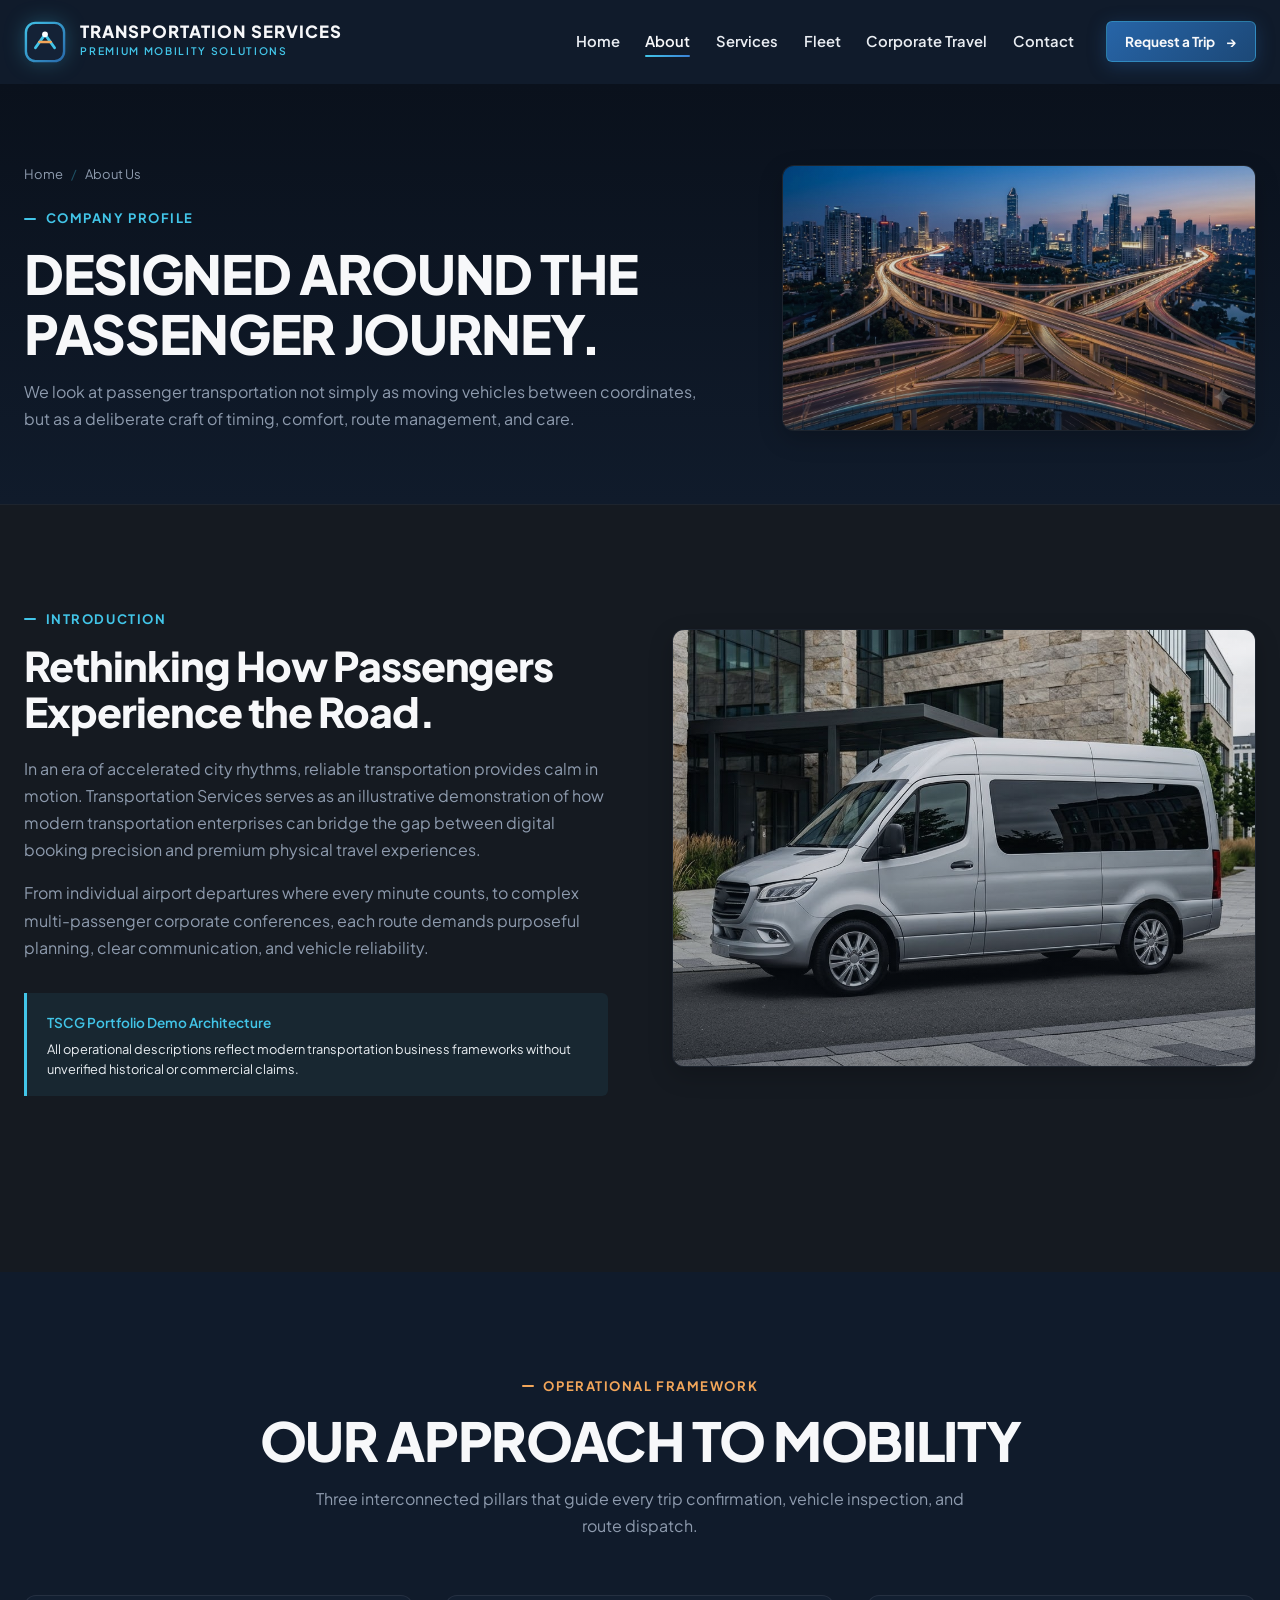
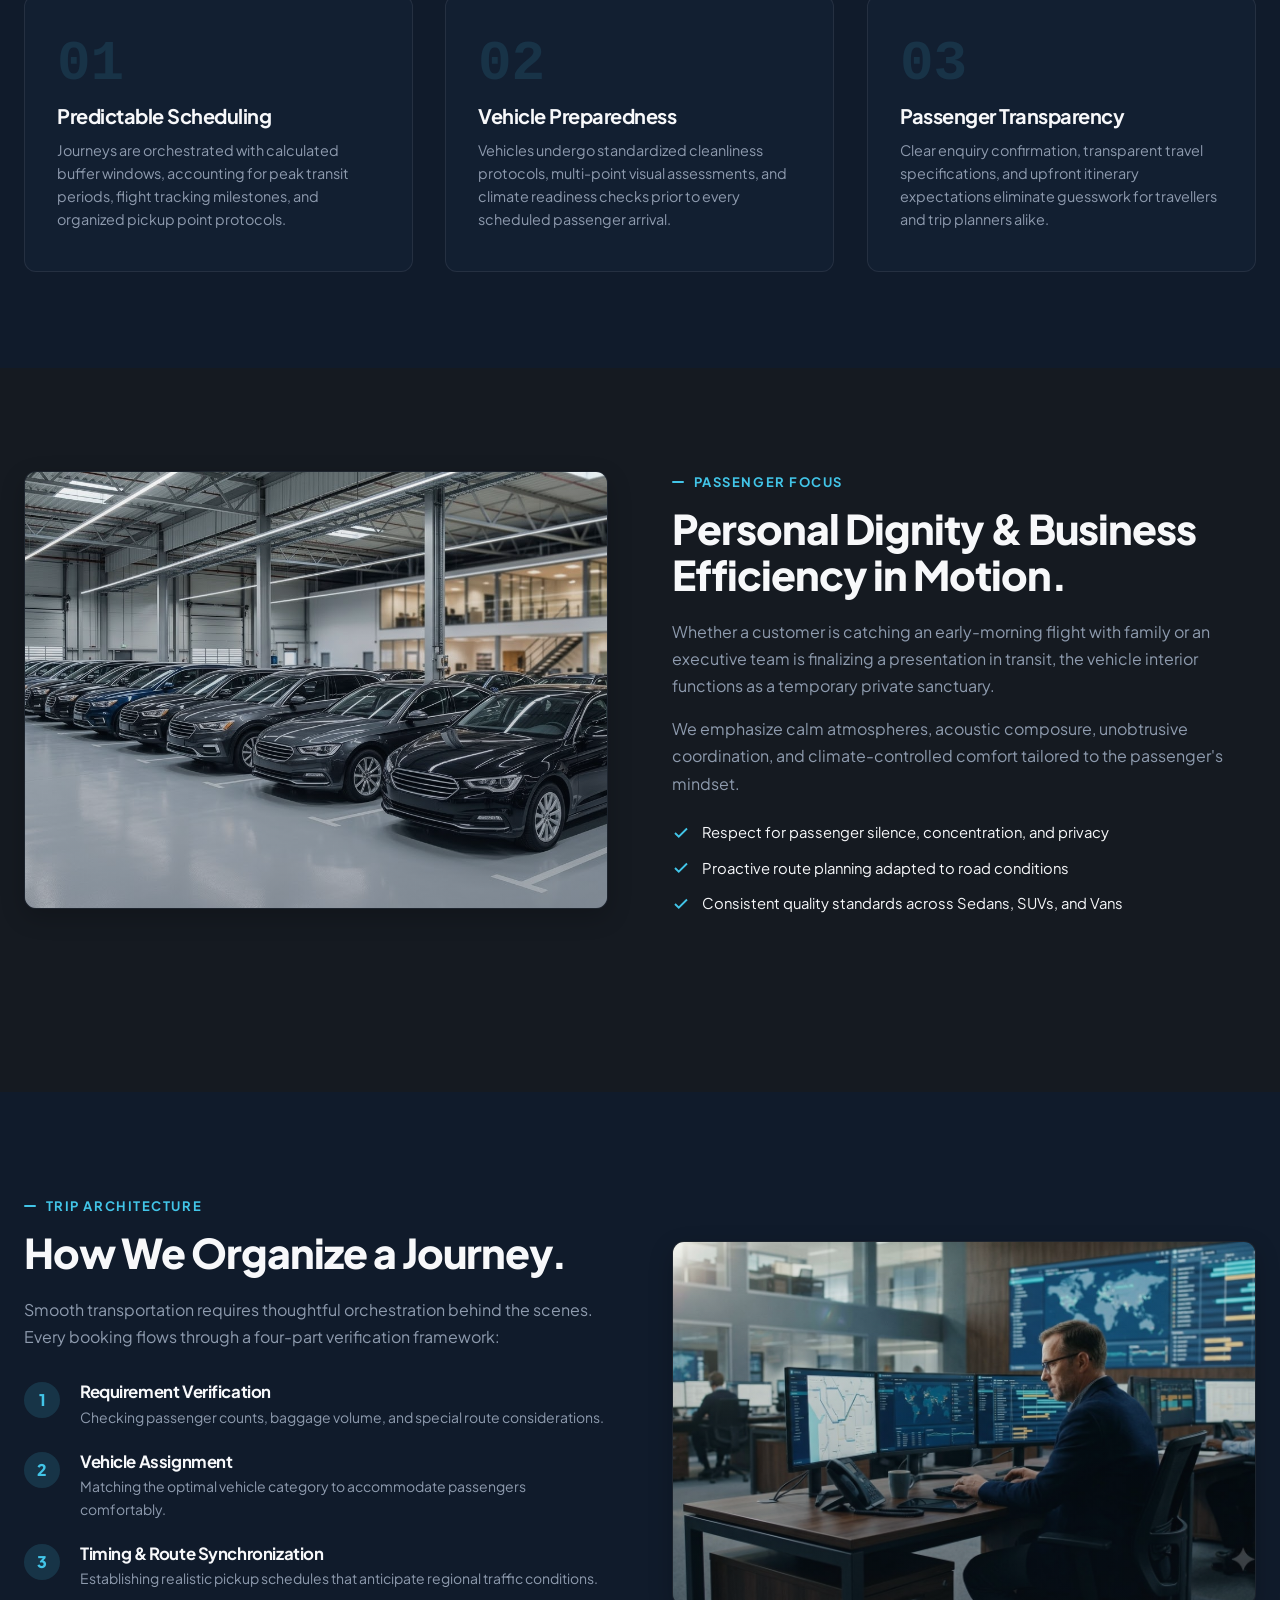
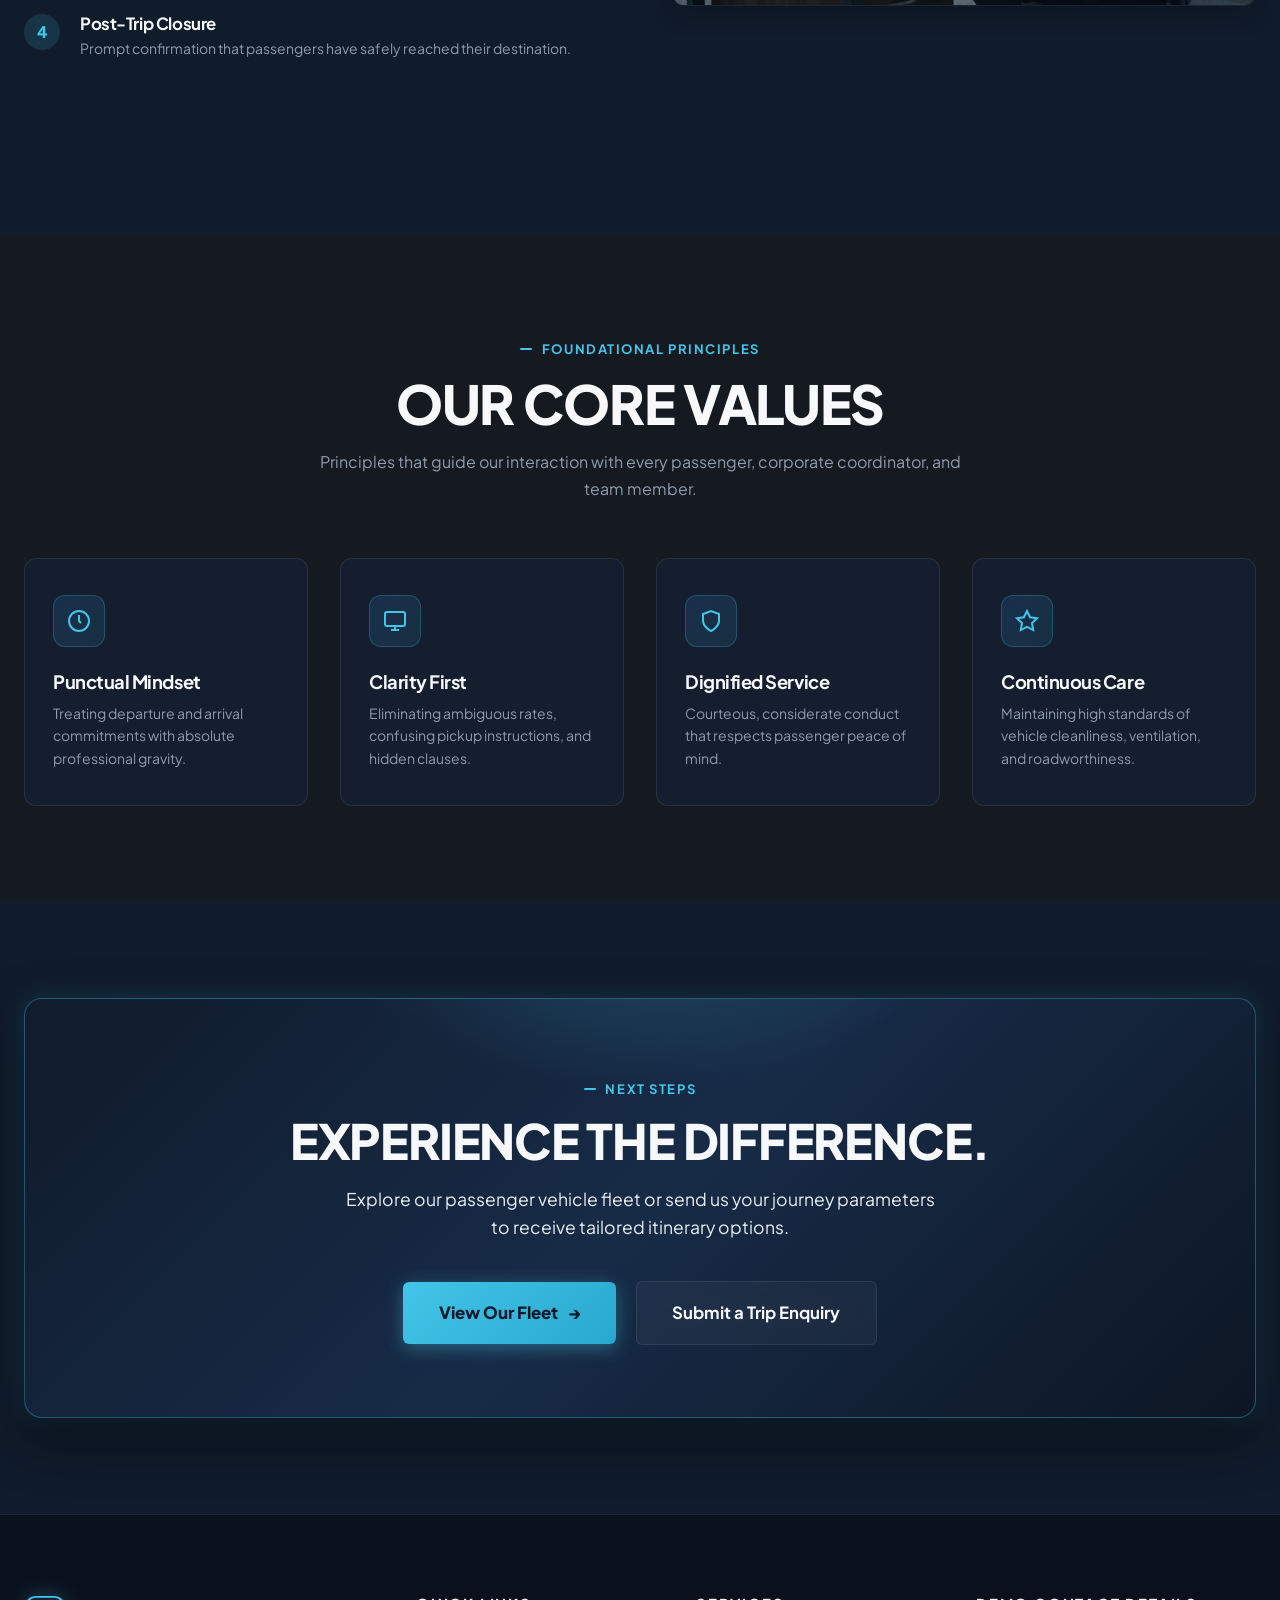
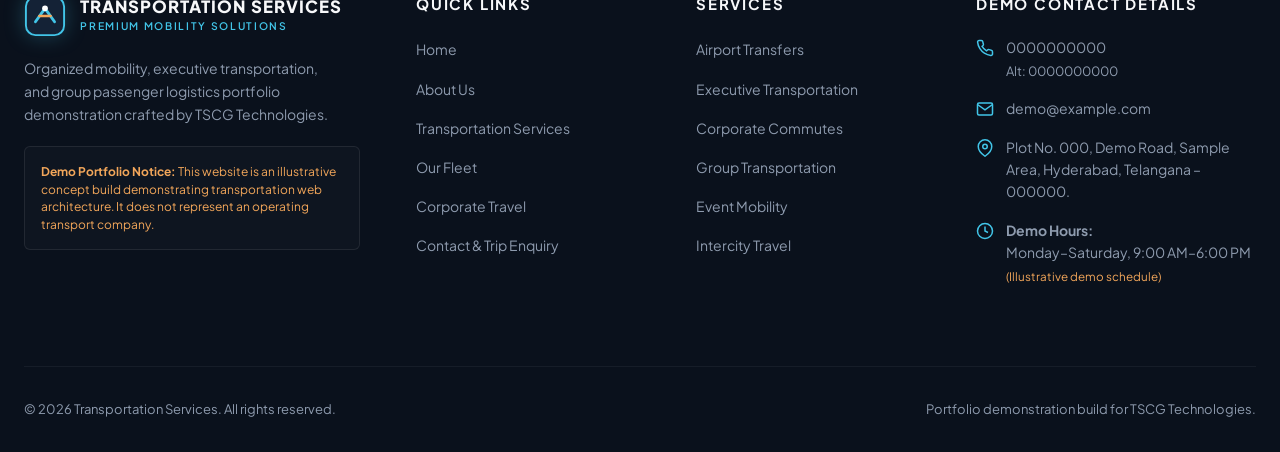
<file: about.html>
<!DOCTYPE html>
<html lang="en">
<head>
  <meta charset="UTF-8">
  <meta name="viewport" content="width=device-width, initial-scale=1.0">
  <title>About Us | Transportation Services &amp; Mobility Architecture</title>
  <meta name="description" content="Discover our approach to organized passenger mobility, vehicle care, and professional trip coordination. TSCG Technologies portfolio demo.">
  <link rel="canonical" href="https://example.com/about.html">
  <meta property="og:title" content="About Us | Transportation Services">
  <meta property="og:description" content="An editorial perspective on passenger mobility, trip planning, and coordinated journeys.">
  <meta property="og:type" content="website">
  <link rel="stylesheet" href="css/style.css">
</head>
<body>

  <!-- ========================================================================
       Header & Navigation
       ======================================================================== -->
  <header class="site-header" role="banner">
    <div class="container nav-container">
      <a href="index.html" class="brand-identity" aria-label="Transportation Services Home">
        <div class="brand-symbol">
          <svg viewBox="0 0 44 44" fill="none" xmlns="http://www.w3.org/2000/svg" aria-hidden="true">
            <rect x="2" y="2" width="40" height="40" rx="10" stroke="url(#logoGlowAbout)" stroke-width="2.5" fill="#142236"/>
            <path d="M12 28L22 14L32 28" stroke="#42C5E8" stroke-width="3" stroke-linecap="round" stroke-linejoin="round"/>
            <path d="M16 22H28" stroke="#F2A65A" stroke-width="2.5" stroke-linecap="round"/>
            <circle cx="22" cy="14" r="3" fill="#FFFFFF"/>
            <defs>
              <linearGradient id="logoGlowAbout" x1="0" y1="0" x2="44" y2="44" gradientUnits="userSpaceOnUse">
                <stop stop-color="#42C5E8"/>
                <stop offset="1" stop-color="#2765A8"/>
              </linearGradient>
            </defs>
          </svg>
        </div>
        <div class="brand-text-block">
          <span class="brand-title">TRANSPORTATION SERVICES</span>
          <span class="brand-subline">Premium Mobility Solutions</span>
        </div>
      </a>

      <nav class="desktop-nav" aria-label="Main Navigation">
        <ul class="nav-list">
          <li><a href="index.html" class="nav-link">Home</a></li>
          <li><a href="about.html" class="nav-link active">About</a></li>
          <li><a href="services.html" class="nav-link">Services</a></li>
          <li><a href="fleet.html" class="nav-link">Fleet</a></li>
          <li><a href="corporate.html" class="nav-link">Corporate Travel</a></li>
          <li><a href="contact.html" class="nav-link">Contact</a></li>
        </ul>
        <div class="header-cta-group">
          <a href="contact.html" class="btn btn-primary btn-sm">
            <span>Request a Trip</span>
            <span class="btn-icon-arrow">→</span>
          </a>
        </div>
      </nav>

      <button class="mobile-nav-toggle" aria-label="Toggle navigation menu" aria-expanded="false" aria-controls="mobileDrawer">
        <span class="hamburger-line"></span>
        <span class="hamburger-line"></span>
        <span class="hamburger-line"></span>
      </button>
    </div>
  </header>

  <!-- Mobile Drawer -->
  <div class="mobile-drawer-backdrop" aria-hidden="true"></div>
  <aside class="mobile-drawer" aria-label="Mobile Navigation Drawer">
    <div class="mobile-drawer-top">
      <ul class="mobile-nav-list">
        <li><a href="index.html" class="mobile-nav-link">Home</a></li>
        <li><a href="about.html" class="mobile-nav-link active">About</a></li>
        <li><a href="services.html" class="mobile-nav-link">Services</a></li>
        <li><a href="fleet.html" class="mobile-nav-link">Fleet</a></li>
        <li><a href="corporate.html" class="mobile-nav-link">Corporate Travel</a></li>
        <li><a href="contact.html" class="mobile-nav-link">Contact</a></li>
      </ul>
    </div>
    <div class="mobile-drawer-bottom">
      <a href="contact.html" class="btn btn-cyan" style="width: 100%;">
        <span>Request a Trip</span>
        <span>→</span>
      </a>
      <p style="font-size: 0.75rem; color: var(--color-grey-muted); margin-top: 1.25rem; text-align: center;">
        TSCG Technologies Demo Portfolio
      </p>
    </div>
  </aside>

  <main id="main-content">

    <!-- ========================================================================
         SECTION 1: About Subpage Hero
         ======================================================================== -->
    <section class="subpage-hero" aria-labelledby="about-hero-heading">
      <div class="container">
        <div class="subpage-hero-grid">
          <div class="subpage-hero-content reveal">
            <nav class="breadcrumb-trail" aria-label="Breadcrumb">
              <a href="index.html">Home</a>
              <span class="breadcrumb-separator">/</span>
              <span>About Us</span>
            </nav>
            <div class="eyebrow">Company Profile</div>
            <h1 id="about-hero-heading" class="editorial-headline">
              DESIGNED AROUND THE PASSENGER JOURNEY.
            </h1>
            <p class="editorial-subheadline">
              We look at passenger transportation not simply as moving vehicles between coordinates, but as a deliberate craft of timing, comfort, route management, and care.
            </p>
          </div>
          <div class="reveal reveal-delay-2">
            <div class="image-placeholder aspect-16-9">
              <img src="images/about-transport-vision.jpeg" alt="Architectural view of modern transportation interchange at twilight" loading="eager" width="2560" height="1440">
              <div class="image-placeholder-overlay"></div>
            </div>
          </div>
        </div>
      </div>
    </section>

    <!-- ========================================================================
         SECTION 2: Introduction to Transportation Services
         ======================================================================== -->
    <section class="section-padding section-charcoal" aria-labelledby="intro-heading">
      <div class="container">
        <div class="split-content-row">
          <div class="reveal">
            <div class="eyebrow">Introduction</div>
            <h2 id="intro-heading" class="editorial-headline" style="font-size: clamp(1.8rem, 3.2vw, 2.75rem);">
              Rethinking How Passengers Experience the Road.
            </h2>
            <p style="color: var(--color-grey-muted); margin-top: 1.25rem; line-height: 1.7;">
              In an era of accelerated city rhythms, reliable transportation provides calm in motion. Transportation Services serves as an illustrative demonstration of how modern transportation enterprises can bridge the gap between digital booking precision and premium physical travel experiences.
            </p>
            <p style="color: var(--color-grey-muted); margin-top: 1rem; line-height: 1.7;">
              From individual airport departures where every minute counts, to complex multi-passenger corporate conferences, each route demands purposeful planning, clear communication, and vehicle reliability.
            </p>
            <div style="margin-top: 2rem; padding: 1rem 1.25rem; background: rgba(66, 197, 232, 0.08); border-left: 3px solid var(--color-cyan); border-radius: 0 var(--radius-sm) var(--radius-sm) 0;">
              <span style="font-size: 0.85rem; color: var(--color-cyan); font-weight: 600;">TSCG Portfolio Demo Architecture</span>
              <p style="font-size: 0.8rem; color: var(--color-grey); margin-top: 4px;">
                All operational descriptions reflect modern transportation business frameworks without unverified historical or commercial claims.
              </p>
            </div>
          </div>

          <div class="reveal reveal-delay-2">
            <div class="image-placeholder aspect-4-3">
              <img src="images/mobility-approach-fleet.jpeg" alt="Organized passenger vehicles in clean alignment ready for departure" loading="lazy" width="1600" height="1200">
              <div class="image-placeholder-overlay"></div>
            </div>
          </div>
        </div>
      </div>
    </section>

    <!-- ========================================================================
         SECTION 3: Our Approach to Mobility
         ======================================================================== -->
    <section class="section-padding section-dark" aria-labelledby="approach-heading">
      <div class="container">
        <div class="section-header text-center reveal">
          <div class="eyebrow eyebrow-amber">Operational Framework</div>
          <h2 id="approach-heading" class="editorial-headline">OUR APPROACH TO MOBILITY</h2>
          <p class="editorial-subheadline">
            Three interconnected pillars that guide every trip confirmation, vehicle inspection, and route dispatch.
          </p>
        </div>

        <div class="philosophy-grid-3">
          <!-- Pillar 1 -->
          <div class="philosophy-card reveal">
            <div class="philosophy-number">01</div>
            <h3>Predictable Scheduling</h3>
            <p>
              Journeys are orchestrated with calculated buffer windows, accounting for peak transit periods, flight tracking milestones, and organized pickup point protocols.
            </p>
          </div>

          <!-- Pillar 2 -->
          <div class="philosophy-card reveal reveal-delay-1">
            <div class="philosophy-number">02</div>
            <h3>Vehicle Preparedness</h3>
            <p>
              Vehicles undergo standardized cleanliness protocols, multi-point visual assessments, and climate readiness checks prior to every scheduled passenger arrival.
            </p>
          </div>

          <!-- Pillar 3 -->
          <div class="philosophy-card reveal reveal-delay-2">
            <div class="philosophy-number">03</div>
            <h3>Passenger Transparency</h3>
            <p>
              Clear enquiry confirmation, transparent travel specifications, and upfront itinerary expectations eliminate guesswork for travellers and trip planners alike.
            </p>
          </div>
        </div>
      </div>
    </section>

    <!-- ========================================================================
         SECTION 4: Our Service Philosophy & Personal/Business Mobility
         ======================================================================== -->
    <section class="section-padding section-charcoal" aria-labelledby="philosophy-heading">
      <div class="container">
        <div class="split-content-row reversed">
          <div class="reveal">
            <div class="eyebrow">Passenger Focus</div>
            <h2 id="philosophy-heading" class="editorial-headline" style="font-size: clamp(1.8rem, 3.2vw, 2.75rem);">
              Personal Dignity &amp; Business Efficiency in Motion.
            </h2>
            <p style="color: var(--color-grey-muted); margin-top: 1.25rem; line-height: 1.7;">
              Whether a customer is catching an early-morning flight with family or an executive team is finalizing a presentation in transit, the vehicle interior functions as a temporary private sanctuary.
            </p>
            <p style="color: var(--color-grey-muted); margin-top: 1rem; line-height: 1.7;">
              We emphasize calm atmospheres, acoustic composure, unobtrusive coordination, and climate-controlled comfort tailored to the passenger's mindset.
            </p>

            <ul style="margin-top: 1.5rem; display: flex; flex-direction: column; gap: 0.75rem;">
              <li style="display: flex; align-items: center; gap: 0.75rem; color: var(--color-white); font-size: 0.925rem;">
                <svg width="18" height="18" viewBox="0 0 24 24" fill="none" stroke="#42C5E8" stroke-width="2.5"><polyline points="20 6 9 17 4 12"></polyline></svg>
                <span>Respect for passenger silence, concentration, and privacy</span>
              </li>
              <li style="display: flex; align-items: center; gap: 0.75rem; color: var(--color-white); font-size: 0.925rem;">
                <svg width="18" height="18" viewBox="0 0 24 24" fill="none" stroke="#42C5E8" stroke-width="2.5"><polyline points="20 6 9 17 4 12"></polyline></svg>
                <span>Proactive route planning adapted to road conditions</span>
              </li>
              <li style="display: flex; align-items: center; gap: 0.75rem; color: var(--color-white); font-size: 0.925rem;">
                <svg width="18" height="18" viewBox="0 0 24 24" fill="none" stroke="#42C5E8" stroke-width="2.5"><polyline points="20 6 9 17 4 12"></polyline></svg>
                <span>Consistent quality standards across Sedans, SUVs, and Vans</span>
              </li>
            </ul>
          </div>

          <div class="reveal reveal-delay-2">
            <div class="image-placeholder aspect-4-3">
              <img src="images/passenger-comfort-interior.jpeg" alt="Refined vehicle cabin interior highlighting comfortable rear seating and ambient lighting" loading="lazy" width="1600" height="1200">
              <div class="image-placeholder-overlay"></div>
            </div>
          </div>
        </div>
      </div>
    </section>

    <!-- ========================================================================
         SECTION 5: How We Organize a Journey
         ======================================================================== -->
    <section class="section-padding section-dark" aria-labelledby="organize-heading">
      <div class="container">
        <div class="split-content-row">
          <div class="reveal">
            <div class="eyebrow">Trip Architecture</div>
            <h2 id="organize-heading" class="editorial-headline" style="font-size: clamp(1.8rem, 3.2vw, 2.75rem);">
              How We Organize a Journey.
            </h2>
            <p style="color: var(--color-grey-muted); margin-top: 1.25rem; line-height: 1.7;">
              Smooth transportation requires thoughtful orchestration behind the scenes. Every booking flows through a four-part verification framework:
            </p>

            <div style="margin-top: 2rem; display: flex; flex-direction: column; gap: 1.5rem;">
              <div style="display: flex; gap: 1.25rem;">
                <div style="width: 36px; height: 36px; border-radius: 50%; background: rgba(66, 197, 232, 0.15); color: var(--color-cyan); display: flex; align-items: center; justify-content: center; font-weight: 800; flex-shrink: 0;">1</div>
                <div>
                  <h4 style="color: var(--color-white); font-size: 1.05rem;">Requirement Verification</h4>
                  <p style="font-size: 0.875rem; color: var(--color-grey-muted); margin-top: 0.25rem;">Checking passenger counts, baggage volume, and special route considerations.</p>
                </div>
              </div>

              <div style="display: flex; gap: 1.25rem;">
                <div style="width: 36px; height: 36px; border-radius: 50%; background: rgba(66, 197, 232, 0.15); color: var(--color-cyan); display: flex; align-items: center; justify-content: center; font-weight: 800; flex-shrink: 0;">2</div>
                <div>
                  <h4 style="color: var(--color-white); font-size: 1.05rem;">Vehicle Assignment</h4>
                  <p style="font-size: 0.875rem; color: var(--color-grey-muted); margin-top: 0.25rem;">Matching the optimal vehicle category to accommodate passengers comfortably.</p>
                </div>
              </div>

              <div style="display: flex; gap: 1.25rem;">
                <div style="width: 36px; height: 36px; border-radius: 50%; background: rgba(66, 197, 232, 0.15); color: var(--color-cyan); display: flex; align-items: center; justify-content: center; font-weight: 800; flex-shrink: 0;">3</div>
                <div>
                  <h4 style="color: var(--color-white); font-size: 1.05rem;">Timing &amp; Route Synchronization</h4>
                  <p style="font-size: 0.875rem; color: var(--color-grey-muted); margin-top: 0.25rem;">Establishing realistic pickup schedules that anticipate regional traffic conditions.</p>
                </div>
              </div>

              <div style="display: flex; gap: 1.25rem;">
                <div style="width: 36px; height: 36px; border-radius: 50%; background: rgba(66, 197, 232, 0.15); color: var(--color-cyan); display: flex; align-items: center; justify-content: center; font-weight: 800; flex-shrink: 0;">4</div>
                <div>
                  <h4 style="color: var(--color-white); font-size: 1.05rem;">Post-Trip Closure</h4>
                  <p style="font-size: 0.875rem; color: var(--color-grey-muted); margin-top: 0.25rem;">Prompt confirmation that passengers have safely reached their destination.</p>
                </div>
              </div>
            </div>
          </div>

          <div class="reveal reveal-delay-2">
            <div class="image-placeholder aspect-16-10">
              <img src="images/operations-coordination.jpeg" alt="Contemporary coordination desk showing route management displays and communication interfaces" loading="lazy" width="1920" height="1200">
              <div class="image-placeholder-overlay"></div>
            </div>
          </div>
        </div>
      </div>
    </section>

    <!-- ========================================================================
         SECTION 6: Core Values
         ======================================================================== -->
    <section class="section-padding section-charcoal" aria-labelledby="values-heading">
      <div class="container">
        <div class="section-header text-center reveal">
          <div class="eyebrow">Foundational Principles</div>
          <h2 id="values-heading" class="editorial-headline">OUR CORE VALUES</h2>
          <p class="editorial-subheadline">
            Principles that guide our interaction with every passenger, corporate coordinator, and team member.
          </p>
        </div>

        <div class="values-grid-4">
          <div class="value-card reveal">
            <div class="value-icon-box">
              <svg width="24" height="24" viewBox="0 0 24 24" fill="none" stroke="currentColor" stroke-width="2"><circle cx="12" cy="12" r="10"></circle><polyline points="12 6 12 12 14 14"></polyline></svg>
            </div>
            <h3>Punctual Mindset</h3>
            <p>Treating departure and arrival commitments with absolute professional gravity.</p>
          </div>

          <div class="value-card reveal reveal-delay-1">
            <div class="value-icon-box">
              <svg width="24" height="24" viewBox="0 0 24 24" fill="none" stroke="currentColor" stroke-width="2"><rect x="2" y="3" width="20" height="14" rx="2" ry="2"></rect><line x1="8" y1="21" x2="16" y2="21"></line><line x1="12" y1="17" x2="12" y2="21"></line></svg>
            </div>
            <h3>Clarity First</h3>
            <p>Eliminating ambiguous rates, confusing pickup instructions, and hidden clauses.</p>
          </div>

          <div class="value-card reveal reveal-delay-2">
            <div class="value-icon-box">
              <svg width="24" height="24" viewBox="0 0 24 24" fill="none" stroke="currentColor" stroke-width="2"><path d="M12 22s8-4 8-10V5l-8-3-8 3v7c0 6 8 10 8 10z"></path></svg>
            </div>
            <h3>Dignified Service</h3>
            <p>Courteous, considerate conduct that respects passenger peace of mind.</p>
          </div>

          <div class="value-card reveal reveal-delay-3">
            <div class="value-icon-box">
              <svg width="24" height="24" viewBox="0 0 24 24" fill="none" stroke="currentColor" stroke-width="2"><polygon points="12 2 15.09 8.26 22 9.27 17 14.14 18.18 21.02 12 17.77 5.82 21.02 7 14.14 2 9.27 8.91 8.26 12 2"></polygon></svg>
            </div>
            <h3>Continuous Care</h3>
            <p>Maintaining high standards of vehicle cleanliness, ventilation, and roadworthiness.</p>
          </div>
        </div>
      </div>
    </section>

    <!-- ========================================================================
         SECTION 7: CTA
         ======================================================================== -->
    <section class="section-padding section-dark" aria-labelledby="about-cta-heading">
      <div class="container">
        <div class="cta-banner-wrapper reveal">
          <div class="cta-banner-bg-glow"></div>
          <div class="eyebrow" style="justify-content: center;">Next Steps</div>
          <h2 id="about-cta-heading">EXPERIENCE THE DIFFERENCE.</h2>
          <p>
            Explore our passenger vehicle fleet or send us your journey parameters to receive tailored itinerary options.
          </p>
          <div class="cta-actions">
            <a href="fleet.html" class="btn btn-cyan btn-lg">
              <span>View Our Fleet</span>
              <span class="btn-icon-arrow">→</span>
            </a>
            <a href="contact.html" class="btn btn-outline btn-lg">
              <span>Submit a Trip Enquiry</span>
            </a>
          </div>
        </div>
      </div>
    </section>

  </main>

  <!-- Site Footer -->
  <footer class="site-footer" role="contentinfo">
    <div class="container">
      <div class="footer-top-grid">
        <div>
          <a href="index.html" class="brand-identity">
            <div class="brand-symbol">
              <svg viewBox="0 0 44 44" fill="none" xmlns="http://www.w3.org/2000/svg">
                <rect x="2" y="2" width="40" height="40" rx="10" stroke="#42C5E8" stroke-width="2" fill="#142236"/>
                <path d="M12 28L22 14L32 28" stroke="#42C5E8" stroke-width="3" stroke-linecap="round" stroke-linejoin="round"/>
                <path d="M16 22H28" stroke="#F2A65A" stroke-width="2.5" stroke-linecap="round"/>
                <circle cx="22" cy="14" r="3" fill="#FFFFFF"/>
              </svg>
            </div>
            <div class="brand-text-block">
              <span class="brand-title">TRANSPORTATION SERVICES</span>
              <span class="brand-subline">Premium Mobility Solutions</span>
            </div>
          </a>
          <p class="footer-brand-desc">
            Organized mobility, executive transportation, and group passenger logistics portfolio demonstration crafted by TSCG Technologies.
          </p>
          <div class="footer-disclaimer-card">
            <p><strong>Demo Portfolio Notice:</strong> This website is an illustrative concept build demonstrating transportation web architecture. It does not represent an operating transport company.</p>
          </div>
        </div>

        <div>
          <h4 class="footer-heading">Quick Links</h4>
          <ul class="footer-link-list">
            <li><a href="index.html">Home</a></li>
            <li><a href="about.html">About Us</a></li>
            <li><a href="services.html">Transportation Services</a></li>
            <li><a href="fleet.html">Our Fleet</a></li>
            <li><a href="corporate.html">Corporate Travel</a></li>
            <li><a href="contact.html">Contact &amp; Trip Enquiry</a></li>
          </ul>
        </div>

        <div>
          <h4 class="footer-heading">Services</h4>
          <ul class="footer-link-list">
            <li><a href="services.html#airport">Airport Transfers</a></li>
            <li><a href="services.html#executive">Executive Transportation</a></li>
            <li><a href="services.html#employee">Corporate Commutes</a></li>
            <li><a href="services.html#group">Group Transportation</a></li>
            <li><a href="services.html#event">Event Mobility</a></li>
            <li><a href="services.html#intercity">Intercity Travel</a></li>
          </ul>
        </div>

        <div>
          <h4 class="footer-heading">Demo Contact Details</h4>
          <div class="footer-contact-item">
            <svg width="18" height="18" viewBox="0 0 24 24" fill="none" stroke="currentColor" stroke-width="2"><path d="M22 16.92v3a2 2 0 0 1-2.18 2 19.79 19.79 0 0 1-8.63-3.07 19.5 19.5 0 0 1-6-6 19.79 19.79 0 0 1-3.07-8.67A2 2 0 0 1 4.11 2h3a2 2 0 0 1 2 1.72 12.84 12.84 0 0 0 .7 2.81 2 2 0 0 1-.45 2.11L8.09 9.91a16 16 0 0 0 6 6l1.27-1.27a2 2 0 0 1 2.11-.45 12.84 12.84 0 0 0 2.81.7A2 2 0 0 1 22 16.92z"></path></svg>
            <div>
              <span>0000000000</span><br>
              <span style="font-size: 0.8rem; color: var(--color-grey-muted);">Alt: 0000000000</span>
            </div>
          </div>
          <div class="footer-contact-item">
            <svg width="18" height="18" viewBox="0 0 24 24" fill="none" stroke="currentColor" stroke-width="2"><path d="M4 4h16c1.1 0 2 .9 2 2v12c0 1.1-.9 2-2 2H4c-1.1 0-2-.9-2-2V6c0-1.1.9-2 2-2z"></path><polyline points="22,6 12,13 2,6"></polyline></svg>
            <span>demo@example.com</span>
          </div>
          <div class="footer-contact-item">
            <svg width="18" height="18" viewBox="0 0 24 24" fill="none" stroke="currentColor" stroke-width="2"><path d="M21 10c0 7-9 13-9 13s-9-6-9-13a9 9 0 0 1 18 0z"></path><circle cx="12" cy="10" r="3"></circle></svg>
            <span>Plot No. 000, Demo Road, Sample Area, Hyderabad, Telangana – 000000.</span>
          </div>
          <div class="footer-contact-item">
            <svg width="18" height="18" viewBox="0 0 24 24" fill="none" stroke="currentColor" stroke-width="2"><circle cx="12" cy="12" r="10"></circle><polyline points="12 6 12 12 16 14"></polyline></svg>
            <div>
              <strong>Demo Hours:</strong><br>
              <span>Monday–Saturday, 9:00 AM–6:00 PM</span><br>
              <small style="color: var(--color-amber);">(Illustrative demo schedule)</small>
            </div>
          </div>
        </div>
      </div>

      <div class="footer-bottom-bar">
        <div>
          &copy; <span class="current-year">2026</span> Transportation Services. All rights reserved.
        </div>
        <div>
          Portfolio demonstration build for TSCG Technologies.
        </div>
      </div>
    </div>
  </footer>

  <script src="js/navigation.js"></script>
  <script src="js/animations.js"></script>
  <script src="js/main.js"></script>
</body>
</html>
</file>
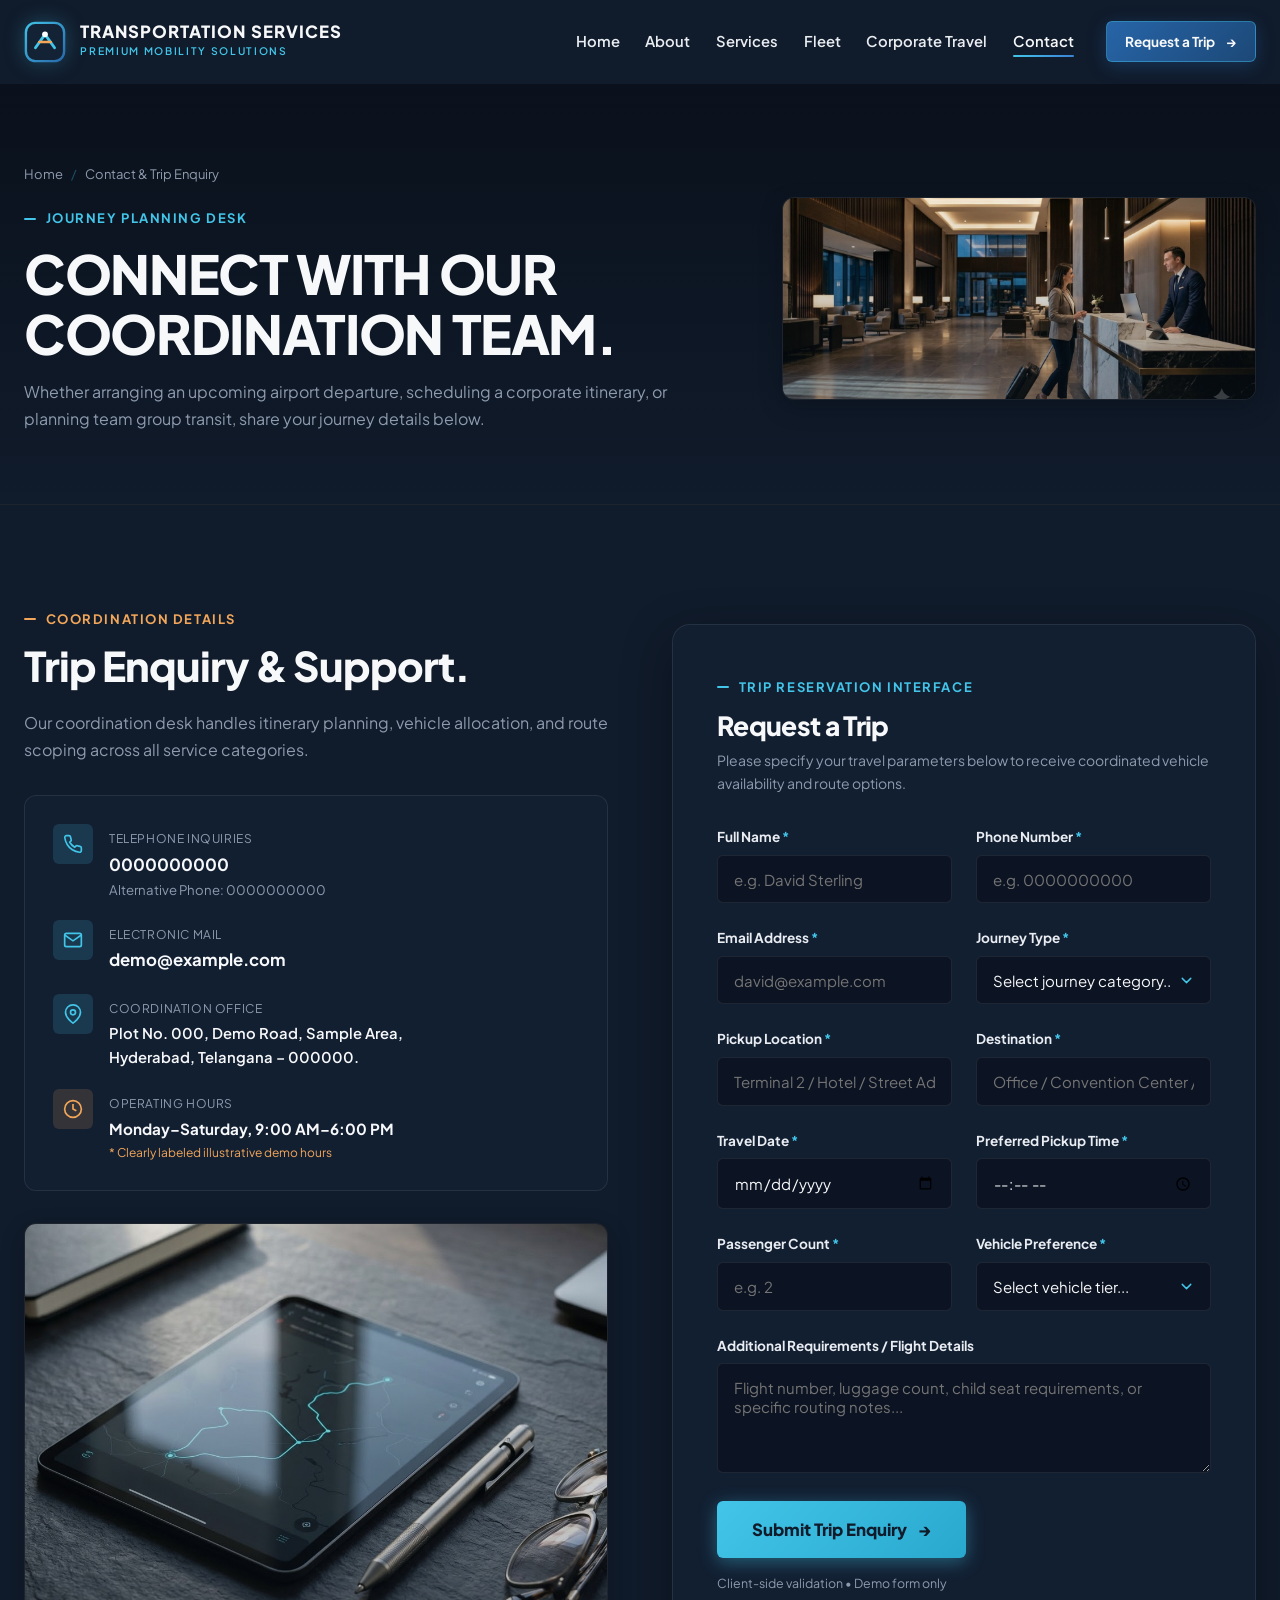
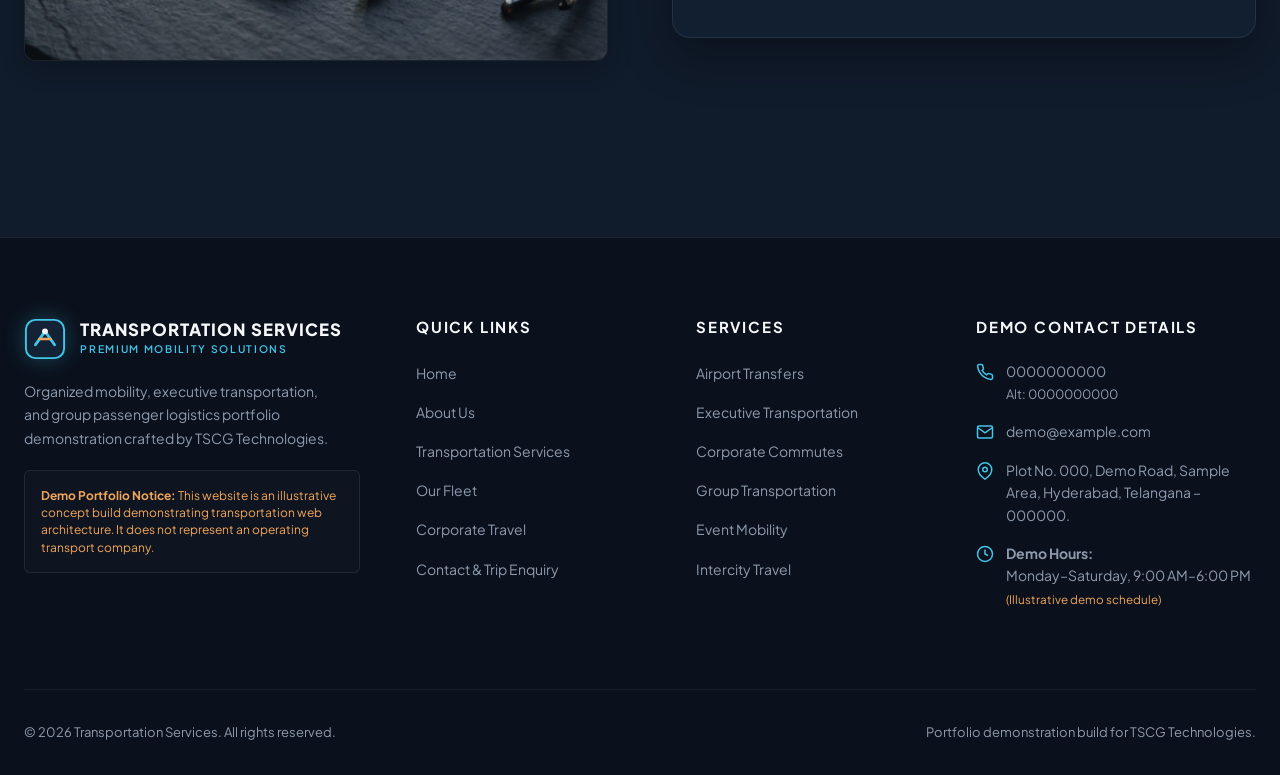
<file: contact.html>
<!DOCTYPE html>
<html lang="en">
<head>
  <meta charset="UTF-8">
  <meta name="viewport" content="width=device-width, initial-scale=1.0">
  <title>Contact &amp; Trip Enquiry | Transportation Services</title>
  <meta name="description" content="Plan your journey with Transportation Services. Submit your trip parameters for airport transfers, executive mobility, group charters, and corporate commutes.">
  <link rel="canonical" href="https://example.com/contact.html">
  <meta property="og:title" content="Contact &amp; Trip Enquiry | Transportation Services">
  <meta property="og:description" content="Submit your passenger journey parameters through our interactive trip enquiry interface.">
  <meta property="og:type" content="website">
  <link rel="stylesheet" href="css/style.css">
</head>
<body>

  <!-- Header -->
  <header class="site-header" role="banner">
    <div class="container nav-container">
      <a href="index.html" class="brand-identity" aria-label="Transportation Services Home">
        <div class="brand-symbol">
          <svg viewBox="0 0 44 44" fill="none" xmlns="http://www.w3.org/2000/svg" aria-hidden="true">
            <rect x="2" y="2" width="40" height="40" rx="10" stroke="url(#logoGlowContact)" stroke-width="2.5" fill="#142236"/>
            <path d="M12 28L22 14L32 28" stroke="#42C5E8" stroke-width="3" stroke-linecap="round" stroke-linejoin="round"/>
            <path d="M16 22H28" stroke="#F2A65A" stroke-width="2.5" stroke-linecap="round"/>
            <circle cx="22" cy="14" r="3" fill="#FFFFFF"/>
            <defs>
              <linearGradient id="logoGlowContact" x1="0" y1="0" x2="44" y2="44" gradientUnits="userSpaceOnUse">
                <stop stop-color="#42C5E8"/>
                <stop offset="1" stop-color="#2765A8"/>
              </linearGradient>
            </defs>
          </svg>
        </div>
        <div class="brand-text-block">
          <span class="brand-title">TRANSPORTATION SERVICES</span>
          <span class="brand-subline">Premium Mobility Solutions</span>
        </div>
      </a>

      <nav class="desktop-nav" aria-label="Main Navigation">
        <ul class="nav-list">
          <li><a href="index.html" class="nav-link">Home</a></li>
          <li><a href="about.html" class="nav-link">About</a></li>
          <li><a href="services.html" class="nav-link">Services</a></li>
          <li><a href="fleet.html" class="nav-link">Fleet</a></li>
          <li><a href="corporate.html" class="nav-link">Corporate Travel</a></li>
          <li><a href="contact.html" class="nav-link active">Contact</a></li>
        </ul>
        <div class="header-cta-group">
          <a href="#tripEnquirySection" class="btn btn-primary btn-sm">
            <span>Request a Trip</span>
            <span class="btn-icon-arrow">→</span>
          </a>
        </div>
      </nav>

      <button class="mobile-nav-toggle" aria-label="Toggle navigation menu" aria-expanded="false" aria-controls="mobileDrawer">
        <span class="hamburger-line"></span>
        <span class="hamburger-line"></span>
        <span class="hamburger-line"></span>
      </button>
    </div>
  </header>

  <!-- Mobile Drawer -->
  <div class="mobile-drawer-backdrop" aria-hidden="true"></div>
  <aside class="mobile-drawer" aria-label="Mobile Navigation Drawer">
    <div class="mobile-drawer-top">
      <ul class="mobile-nav-list">
        <li><a href="index.html" class="mobile-nav-link">Home</a></li>
        <li><a href="about.html" class="mobile-nav-link">About</a></li>
        <li><a href="services.html" class="mobile-nav-link">Services</a></li>
        <li><a href="fleet.html" class="mobile-nav-link">Fleet</a></li>
        <li><a href="corporate.html" class="mobile-nav-link">Corporate Travel</a></li>
        <li><a href="contact.html" class="mobile-nav-link active">Contact</a></li>
      </ul>
    </div>
    <div class="mobile-drawer-bottom">
      <a href="#tripEnquirySection" class="btn btn-cyan" style="width: 100%;">
        <span>Request a Trip</span>
        <span>→</span>
      </a>
      <p style="font-size: 0.75rem; color: var(--color-grey-muted); margin-top: 1.25rem; text-align: center;">
        TSCG Technologies Demo Portfolio
      </p>
    </div>
  </aside>

  <main id="main-content">

    <!-- Subpage Hero -->
    <section class="subpage-hero" aria-labelledby="contact-hero-title">
      <div class="container">
        <div class="subpage-hero-grid">
          <div class="subpage-hero-content reveal">
            <nav class="breadcrumb-trail" aria-label="Breadcrumb">
              <a href="index.html">Home</a>
              <span class="breadcrumb-separator">/</span>
              <span>Contact &amp; Trip Enquiry</span>
            </nav>
            <div class="eyebrow">Journey Planning Desk</div>
            <h1 id="contact-hero-title" class="editorial-headline">
              CONNECT WITH OUR COORDINATION TEAM.
            </h1>
            <p class="editorial-subheadline">
              Whether arranging an upcoming airport departure, scheduling a corporate itinerary, or planning team group transit, share your journey details below.
            </p>
          </div>
          <div class="reveal reveal-delay-2">
            <div class="image-placeholder aspect-21-9">
              <img src="images/contact-concierge-dispatch.jpeg" alt="Professional customer concierge specialist at premium transportation coordination reception" loading="eager" width="2560" height="1080">
              <div class="image-placeholder-overlay"></div>
            </div>
          </div>
        </div>
      </div>
    </section>

    <!-- Contact Details & Trip Enquiry Section -->
    <section class="section-padding section-dark" id="tripEnquirySection" aria-label="Trip Enquiry and Contact Information">
      <div class="container">
        <div class="split-content-row">

          <!-- Left Column: Contact Cards & Info -->
          <div class="reveal" id="concierge">
            <div class="eyebrow eyebrow-amber">Coordination Details</div>
            <h2 class="editorial-headline" style="font-size: clamp(1.8rem, 3.2vw, 2.75rem); margin-bottom: 1.25rem;">
              Trip Enquiry &amp; Support.
            </h2>
            <p style="color: var(--color-grey-muted); line-height: 1.7; margin-bottom: 2rem;">
              Our coordination desk handles itinerary planning, vehicle allocation, and route scoping across all service categories.
            </p>

            <!-- Dummy Contact Details Card -->
            <div style="background: var(--surface-glass-card); border: 1px solid var(--border-glass); border-radius: var(--radius-md); padding: 1.75rem; margin-bottom: 2rem;">
              <div style="display: flex; flex-direction: column; gap: 1.25rem;">

                <!-- Phone -->
                <div style="display: flex; gap: 1rem; align-items: flex-start;">
                  <div style="width: 40px; height: 40px; border-radius: var(--radius-sm); background: rgba(66, 197, 232, 0.15); color: var(--color-cyan); display: flex; align-items: center; justify-content: center; flex-shrink: 0;">
                    <svg width="20" height="20" viewBox="0 0 24 24" fill="none" stroke="currentColor" stroke-width="2"><path d="M22 16.92v3a2 2 0 0 1-2.18 2 19.79 19.79 0 0 1-8.63-3.07 19.5 19.5 0 0 1-6-6 19.79 19.79 0 0 1-3.07-8.67A2 2 0 0 1 4.11 2h3a2 2 0 0 1 2 1.72 12.84 12.84 0 0 0 .7 2.81 2 2 0 0 1-.45 2.11L8.09 9.91a16 16 0 0 0 6 6l1.27-1.27a2 2 0 0 1 2.11-.45 12.84 12.84 0 0 0 2.81.7A2 2 0 0 1 22 16.92z"></path></svg>
                  </div>
                  <div>
                    <span style="font-size: 0.75rem; text-transform: uppercase; color: var(--color-grey-muted); letter-spacing: 0.05em;">Telephone Inquiries</span>
                    <p style="font-size: 1.05rem; font-weight: 700; color: var(--color-white); margin-top: 2px;">0000000000</p>
                    <p style="font-size: 0.825rem; color: var(--color-grey-muted);">Alternative Phone: 0000000000</p>
                  </div>
                </div>

                <!-- Email -->
                <div style="display: flex; gap: 1rem; align-items: flex-start;">
                  <div style="width: 40px; height: 40px; border-radius: var(--radius-sm); background: rgba(66, 197, 232, 0.15); color: var(--color-cyan); display: flex; align-items: center; justify-content: center; flex-shrink: 0;">
                    <svg width="20" height="20" viewBox="0 0 24 24" fill="none" stroke="currentColor" stroke-width="2"><path d="M4 4h16c1.1 0 2 .9 2 2v12c0 1.1-.9 2-2 2H4c-1.1 0-2-.9-2-2V6c0-1.1.9-2 2-2z"></path><polyline points="22,6 12,13 2,6"></polyline></svg>
                  </div>
                  <div>
                    <span style="font-size: 0.75rem; text-transform: uppercase; color: var(--color-grey-muted); letter-spacing: 0.05em;">Electronic Mail</span>
                    <p style="font-size: 1.05rem; font-weight: 700; color: var(--color-white); margin-top: 2px;">demo@example.com</p>
                  </div>
                </div>

                <!-- Address -->
                <div style="display: flex; gap: 1rem; align-items: flex-start;">
                  <div style="width: 40px; height: 40px; border-radius: var(--radius-sm); background: rgba(66, 197, 232, 0.15); color: var(--color-cyan); display: flex; align-items: center; justify-content: center; flex-shrink: 0;">
                    <svg width="20" height="20" viewBox="0 0 24 24" fill="none" stroke="currentColor" stroke-width="2"><path d="M21 10c0 7-9 13-9 13s-9-6-9-13a9 9 0 0 1 18 0z"></path><circle cx="12" cy="10" r="3"></circle></svg>
                  </div>
                  <div>
                    <span style="font-size: 0.75rem; text-transform: uppercase; color: var(--color-grey-muted); letter-spacing: 0.05em;">Coordination Office</span>
                    <p style="font-size: 0.925rem; font-weight: 600; color: var(--color-white); margin-top: 2px;">
                      Plot No. 000, Demo Road, Sample Area,<br>Hyderabad, Telangana – 000000.
                    </p>
                  </div>
                </div>

                <!-- Hours -->
                <div style="display: flex; gap: 1rem; align-items: flex-start;">
                  <div style="width: 40px; height: 40px; border-radius: var(--radius-sm); background: rgba(242, 166, 90, 0.15); color: var(--color-amber); display: flex; align-items: center; justify-content: center; flex-shrink: 0;">
                    <svg width="20" height="20" viewBox="0 0 24 24" fill="none" stroke="currentColor" stroke-width="2"><circle cx="12" cy="12" r="10"></circle><polyline points="12 6 12 12 16 14"></polyline></svg>
                  </div>
                  <div>
                    <span style="font-size: 0.75rem; text-transform: uppercase; color: var(--color-grey-muted); letter-spacing: 0.05em;">Operating Hours</span>
                    <p style="font-size: 0.95rem; font-weight: 700; color: var(--color-white); margin-top: 2px;">
                      Monday–Saturday, 9:00 AM–6:00 PM
                    </p>
                    <p style="font-size: 0.75rem; color: var(--color-amber); margin-top: 2px;">
                      * Clearly labeled illustrative demo hours
                    </p>
                  </div>
                </div>

              </div>
            </div>

            <!-- Coordination Image -->
            <div class="image-placeholder aspect-4-3">
              <img src="images/contact-route-coordination.jpeg" alt="Modern passenger dispatch operations desk with route map diagrams and acoustic glass partitions" loading="lazy" width="1600" height="1200">
              <div class="image-placeholder-overlay"></div>
            </div>
          </div>

          <!-- Right Column: Trip Enquiry Form -->
          <div class="reveal reveal-delay-2">
            <div class="form-shell">
              <div style="margin-bottom: 2rem;">
                <span class="eyebrow">Trip Reservation Interface</span>
                <h3 style="font-size: 1.65rem; font-weight: 800; color: var(--color-white); margin-bottom: 0.5rem;">
                  Request a Trip
                </h3>
                <p style="font-size: 0.875rem; color: var(--color-grey-muted);">
                  Please specify your travel parameters below to receive coordinated vehicle availability and route options.
                </p>
              </div>

              <form id="tripEnquiryForm" novalidate>
                <div class="form-grid-2">

                  <!-- Full Name -->
                  <div class="form-group">
                    <label for="tripFullName" class="form-label">
                      <span>Full Name <span class="req">*</span></span>
                    </label>
                    <input type="text" id="tripFullName" class="form-control" placeholder="e.g. David Sterling" required>
                    <span class="error-feedback"></span>
                  </div>

                  <!-- Phone Number -->
                  <div class="form-group">
                    <label for="tripPhone" class="form-label">
                      <span>Phone Number <span class="req">*</span></span>
                    </label>
                    <input type="tel" id="tripPhone" class="form-control" placeholder="e.g. 0000000000" required>
                    <span class="error-feedback"></span>
                  </div>

                  <!-- Email Address -->
                  <div class="form-group">
                    <label for="tripEmail" class="form-label">
                      <span>Email Address <span class="req">*</span></span>
                    </label>
                    <input type="email" id="tripEmail" class="form-control" placeholder="david@example.com" required>
                    <span class="error-feedback"></span>
                  </div>

                  <!-- Journey Type -->
                  <div class="form-group">
                    <label for="tripJourneyType" class="form-label">
                      <span>Journey Type <span class="req">*</span></span>
                    </label>
                    <select id="tripJourneyType" class="form-control" required>
                      <option value="" disabled selected>Select journey category...</option>
                      <option value="Airport Transfer">Airport Transfer</option>
                      <option value="Executive Transportation">Executive Transportation</option>
                      <option value="Corporate Travel">Corporate Travel</option>
                      <option value="Group Transportation">Group Transportation</option>
                      <option value="Event Transportation">Event Transportation</option>
                      <option value="Intercity Travel">Intercity Travel</option>
                      <option value="Other">Other</option>
                    </select>
                    <span class="error-feedback"></span>
                  </div>

                  <!-- Pickup Location -->
                  <div class="form-group">
                    <label for="tripPickupLocation" class="form-label">
                      <span>Pickup Location <span class="req">*</span></span>
                    </label>
                    <input type="text" id="tripPickupLocation" class="form-control" placeholder="Terminal 2 / Hotel / Street Address" required>
                    <span class="error-feedback"></span>
                  </div>

                  <!-- Destination -->
                  <div class="form-group">
                    <label for="tripDestination" class="form-label">
                      <span>Destination <span class="req">*</span></span>
                    </label>
                    <input type="text" id="tripDestination" class="form-control" placeholder="Office / Convention Center / Address" required>
                    <span class="error-feedback"></span>
                  </div>

                  <!-- Travel Date -->
                  <div class="form-group">
                    <label for="tripTravelDate" class="form-label">
                      <span>Travel Date <span class="req">*</span></span>
                    </label>
                    <input type="date" id="tripTravelDate" class="form-control" required>
                    <span class="error-feedback"></span>
                  </div>

                  <!-- Preferred Pickup Time -->
                  <div class="form-group">
                    <label for="tripPickupTime" class="form-label">
                      <span>Preferred Pickup Time <span class="req">*</span></span>
                    </label>
                    <input type="time" id="tripPickupTime" class="form-control" required>
                    <span class="error-feedback"></span>
                  </div>

                  <!-- Passenger Count -->
                  <div class="form-group">
                    <label for="tripPassengerCount" class="form-label">
                      <span>Passenger Count <span class="req">*</span></span>
                    </label>
                    <input type="number" id="tripPassengerCount" class="form-control" min="1" max="100" placeholder="e.g. 2" required>
                    <span class="error-feedback"></span>
                  </div>

                  <!-- Vehicle Preference -->
                  <div class="form-group">
                    <label for="tripVehiclePreference" class="form-label">
                      <span>Vehicle Preference <span class="req">*</span></span>
                    </label>
                    <select id="tripVehiclePreference" class="form-control" required>
                      <option value="" disabled selected>Select vehicle tier...</option>
                      <option value="Executive Sedan">Executive Sedan</option>
                      <option value="Premium SUV">Premium SUV</option>
                      <option value="Group Travel Van">Group Travel Van</option>
                      <option value="Not Sure">Not Sure</option>
                    </select>
                    <span class="error-feedback"></span>
                  </div>

                  <!-- Additional Requirements -->
                  <div class="form-group full-width">
                    <label for="tripRequirements" class="form-label">
                      <span>Additional Requirements / Flight Details</span>
                    </label>
                    <textarea id="tripRequirements" class="form-control" placeholder="Flight number, luggage count, child seat requirements, or specific routing notes..."></textarea>
                  </div>

                </div>

                <div style="margin-top: 1.75rem; display: flex; align-items: center; justify-content: space-between; flex-wrap: wrap; gap: 1rem;">
                  <button type="submit" class="btn btn-cyan btn-lg">
                    <span>Submit Trip Enquiry</span>
                    <span class="btn-icon-arrow">→</span>
                  </button>
                  <span style="font-size: 0.775rem; color: var(--color-grey-muted);">
                    Client-side validation • Demo form only
                  </span>
                </div>
              </form>

              <!-- Demo Form Response Alert (Required text displayed dynamically via js/forms.js) -->
              <div id="tripEnquiryAlert" class="form-response-alert" role="status" aria-live="polite"></div>
            </div>
          </div>

        </div>
      </div>
    </section>

  </main>

  <!-- Site Footer -->
  <footer class="site-footer" role="contentinfo">
    <div class="container">
      <div class="footer-top-grid">
        <div>
          <a href="index.html" class="brand-identity">
            <div class="brand-symbol">
              <svg viewBox="0 0 44 44" fill="none" xmlns="http://www.w3.org/2000/svg">
                <rect x="2" y="2" width="40" height="40" rx="10" stroke="#42C5E8" stroke-width="2" fill="#142236"/>
                <path d="M12 28L22 14L32 28" stroke="#42C5E8" stroke-width="3" stroke-linecap="round" stroke-linejoin="round"/>
                <path d="M16 22H28" stroke="#F2A65A" stroke-width="2.5" stroke-linecap="round"/>
                <circle cx="22" cy="14" r="3" fill="#FFFFFF"/>
              </svg>
            </div>
            <div class="brand-text-block">
              <span class="brand-title">TRANSPORTATION SERVICES</span>
              <span class="brand-subline">Premium Mobility Solutions</span>
            </div>
          </a>
          <p class="footer-brand-desc">
            Organized mobility, executive transportation, and group passenger logistics portfolio demonstration crafted by TSCG Technologies.
          </p>
          <div class="footer-disclaimer-card">
            <p><strong>Demo Portfolio Notice:</strong> This website is an illustrative concept build demonstrating transportation web architecture. It does not represent an operating transport company.</p>
          </div>
        </div>

        <div>
          <h4 class="footer-heading">Quick Links</h4>
          <ul class="footer-link-list">
            <li><a href="index.html">Home</a></li>
            <li><a href="about.html">About Us</a></li>
            <li><a href="services.html">Transportation Services</a></li>
            <li><a href="fleet.html">Our Fleet</a></li>
            <li><a href="corporate.html">Corporate Travel</a></li>
            <li><a href="contact.html">Contact &amp; Trip Enquiry</a></li>
          </ul>
        </div>

        <div>
          <h4 class="footer-heading">Services</h4>
          <ul class="footer-link-list">
            <li><a href="services.html#airport">Airport Transfers</a></li>
            <li><a href="services.html#executive">Executive Transportation</a></li>
            <li><a href="services.html#employee">Corporate Commutes</a></li>
            <li><a href="services.html#group">Group Transportation</a></li>
            <li><a href="services.html#event">Event Mobility</a></li>
            <li><a href="services.html#intercity">Intercity Travel</a></li>
          </ul>
        </div>

        <div>
          <h4 class="footer-heading">Demo Contact Details</h4>
          <div class="footer-contact-item">
            <svg width="18" height="18" viewBox="0 0 24 24" fill="none" stroke="currentColor" stroke-width="2"><path d="M22 16.92v3a2 2 0 0 1-2.18 2 19.79 19.79 0 0 1-8.63-3.07 19.5 19.5 0 0 1-6-6 19.79 19.79 0 0 1-3.07-8.67A2 2 0 0 1 4.11 2h3a2 2 0 0 1 2 1.72 12.84 12.84 0 0 0 .7 2.81 2 2 0 0 1-.45 2.11L8.09 9.91a16 16 0 0 0 6 6l1.27-1.27a2 2 0 0 1 2.11-.45 12.84 12.84 0 0 0 2.81.7A2 2 0 0 1 22 16.92z"></path></svg>
            <div>
              <span>0000000000</span><br>
              <span style="font-size: 0.8rem; color: var(--color-grey-muted);">Alt: 0000000000</span>
            </div>
          </div>
          <div class="footer-contact-item">
            <svg width="18" height="18" viewBox="0 0 24 24" fill="none" stroke="currentColor" stroke-width="2"><path d="M4 4h16c1.1 0 2 .9 2 2v12c0 1.1-.9 2-2 2H4c-1.1 0-2-.9-2-2V6c0-1.1.9-2 2-2z"></path><polyline points="22,6 12,13 2,6"></polyline></svg>
            <span>demo@example.com</span>
          </div>
          <div class="footer-contact-item">
            <svg width="18" height="18" viewBox="0 0 24 24" fill="none" stroke="currentColor" stroke-width="2"><path d="M21 10c0 7-9 13-9 13s-9-6-9-13a9 9 0 0 1 18 0z"></path><circle cx="12" cy="10" r="3"></circle></svg>
            <span>Plot No. 000, Demo Road, Sample Area, Hyderabad, Telangana – 000000.</span>
          </div>
          <div class="footer-contact-item">
            <svg width="18" height="18" viewBox="0 0 24 24" fill="none" stroke="currentColor" stroke-width="2"><circle cx="12" cy="12" r="10"></circle><polyline points="12 6 12 12 16 14"></polyline></svg>
            <div>
              <strong>Demo Hours:</strong><br>
              <span>Monday–Saturday, 9:00 AM–6:00 PM</span><br>
              <small style="color: var(--color-amber);">(Illustrative demo schedule)</small>
            </div>
          </div>
        </div>
      </div>

      <div class="footer-bottom-bar">
        <div>
          &copy; <span class="current-year">2026</span> Transportation Services. All rights reserved.
        </div>
        <div>
          Portfolio demonstration build for TSCG Technologies.
        </div>
      </div>
    </div>
  </footer>

  <script src="js/navigation.js"></script>
  <script src="js/animations.js"></script>
  <script src="js/forms.js"></script>
  <script src="js/main.js"></script>
</body>
</html>
</file>
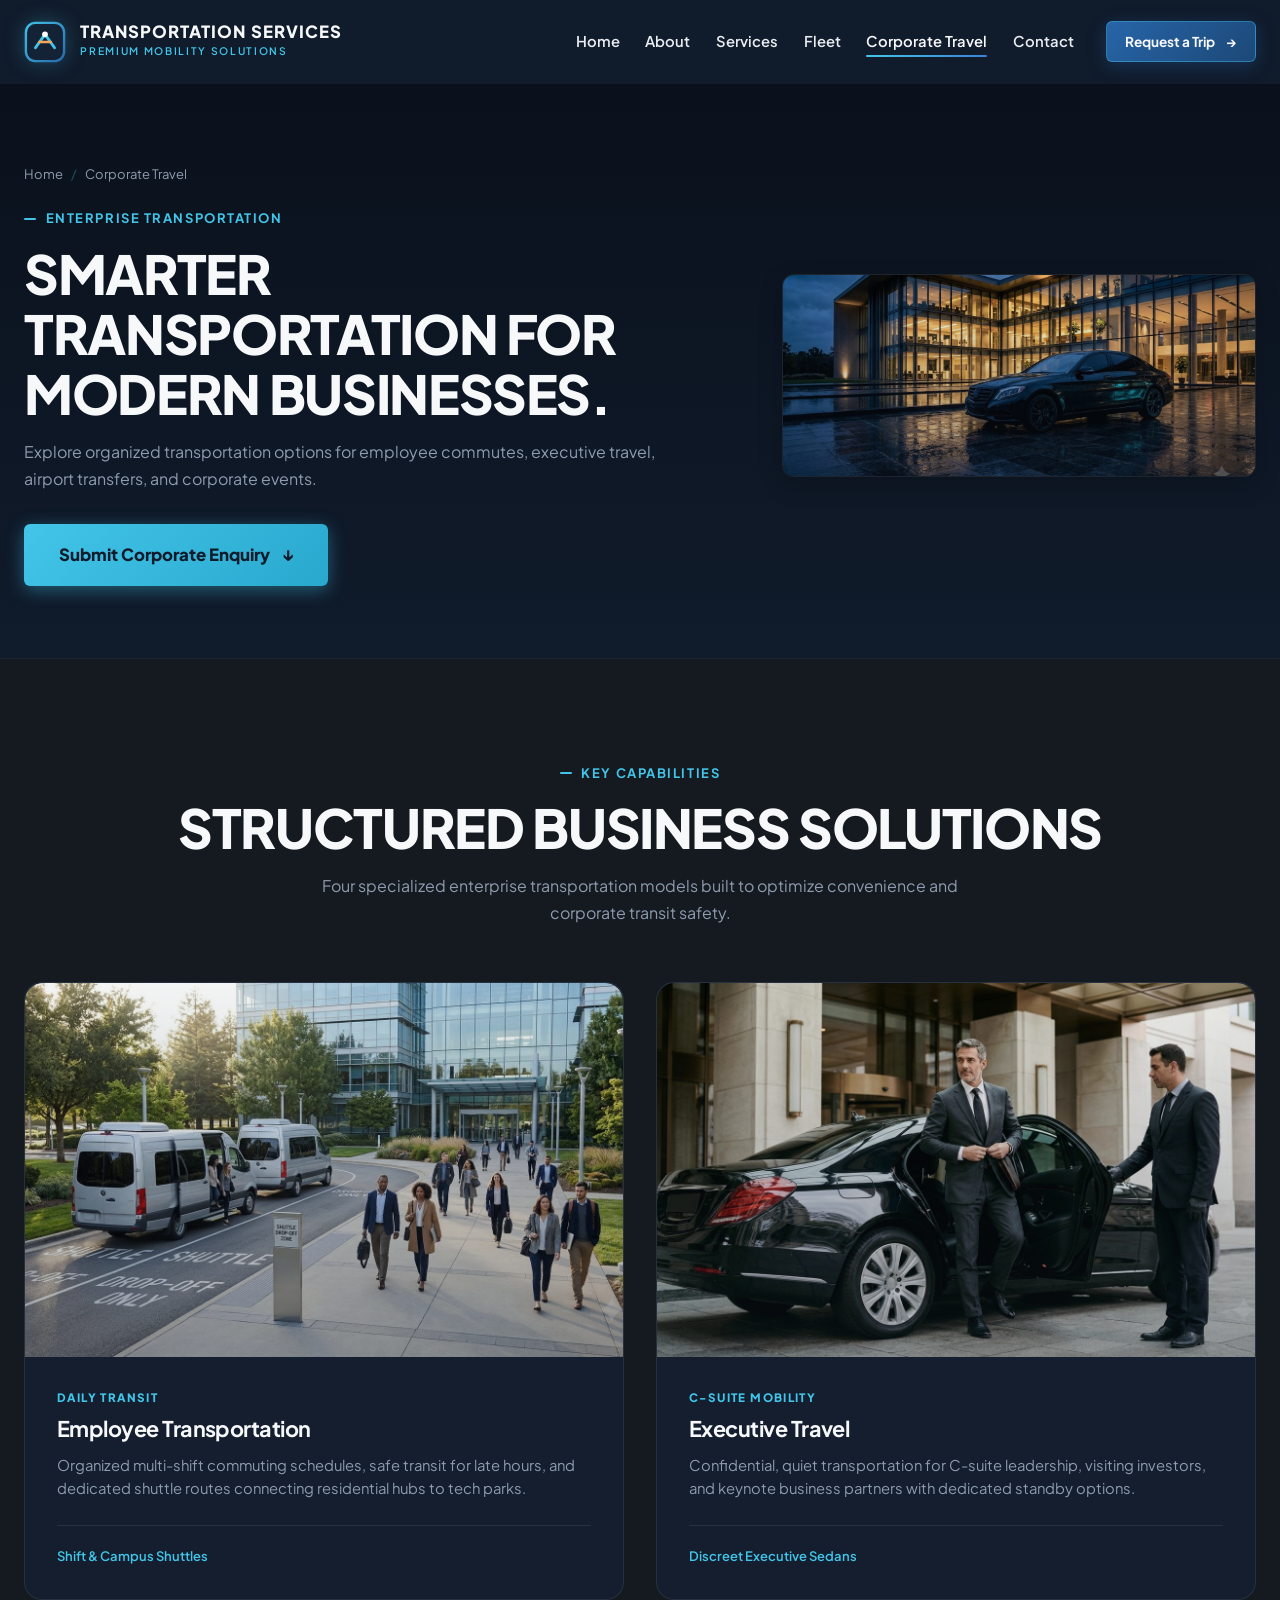
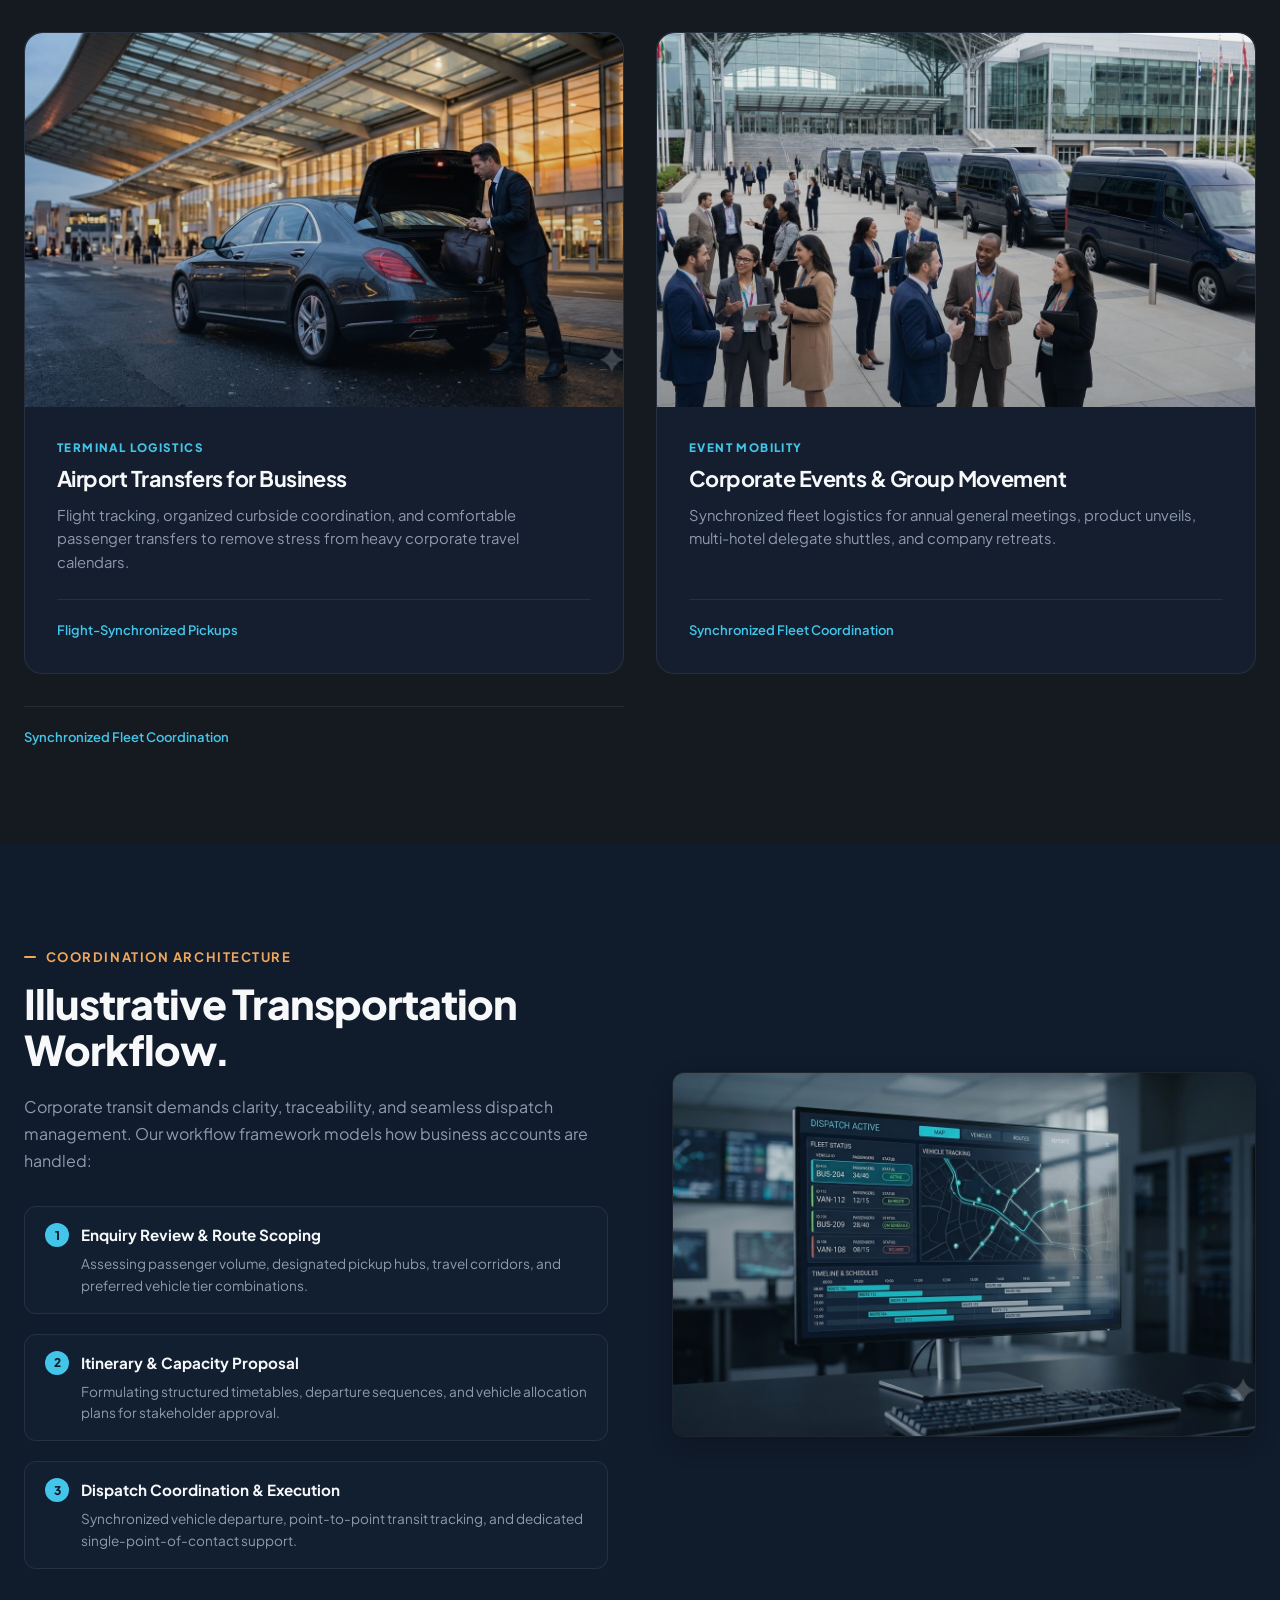
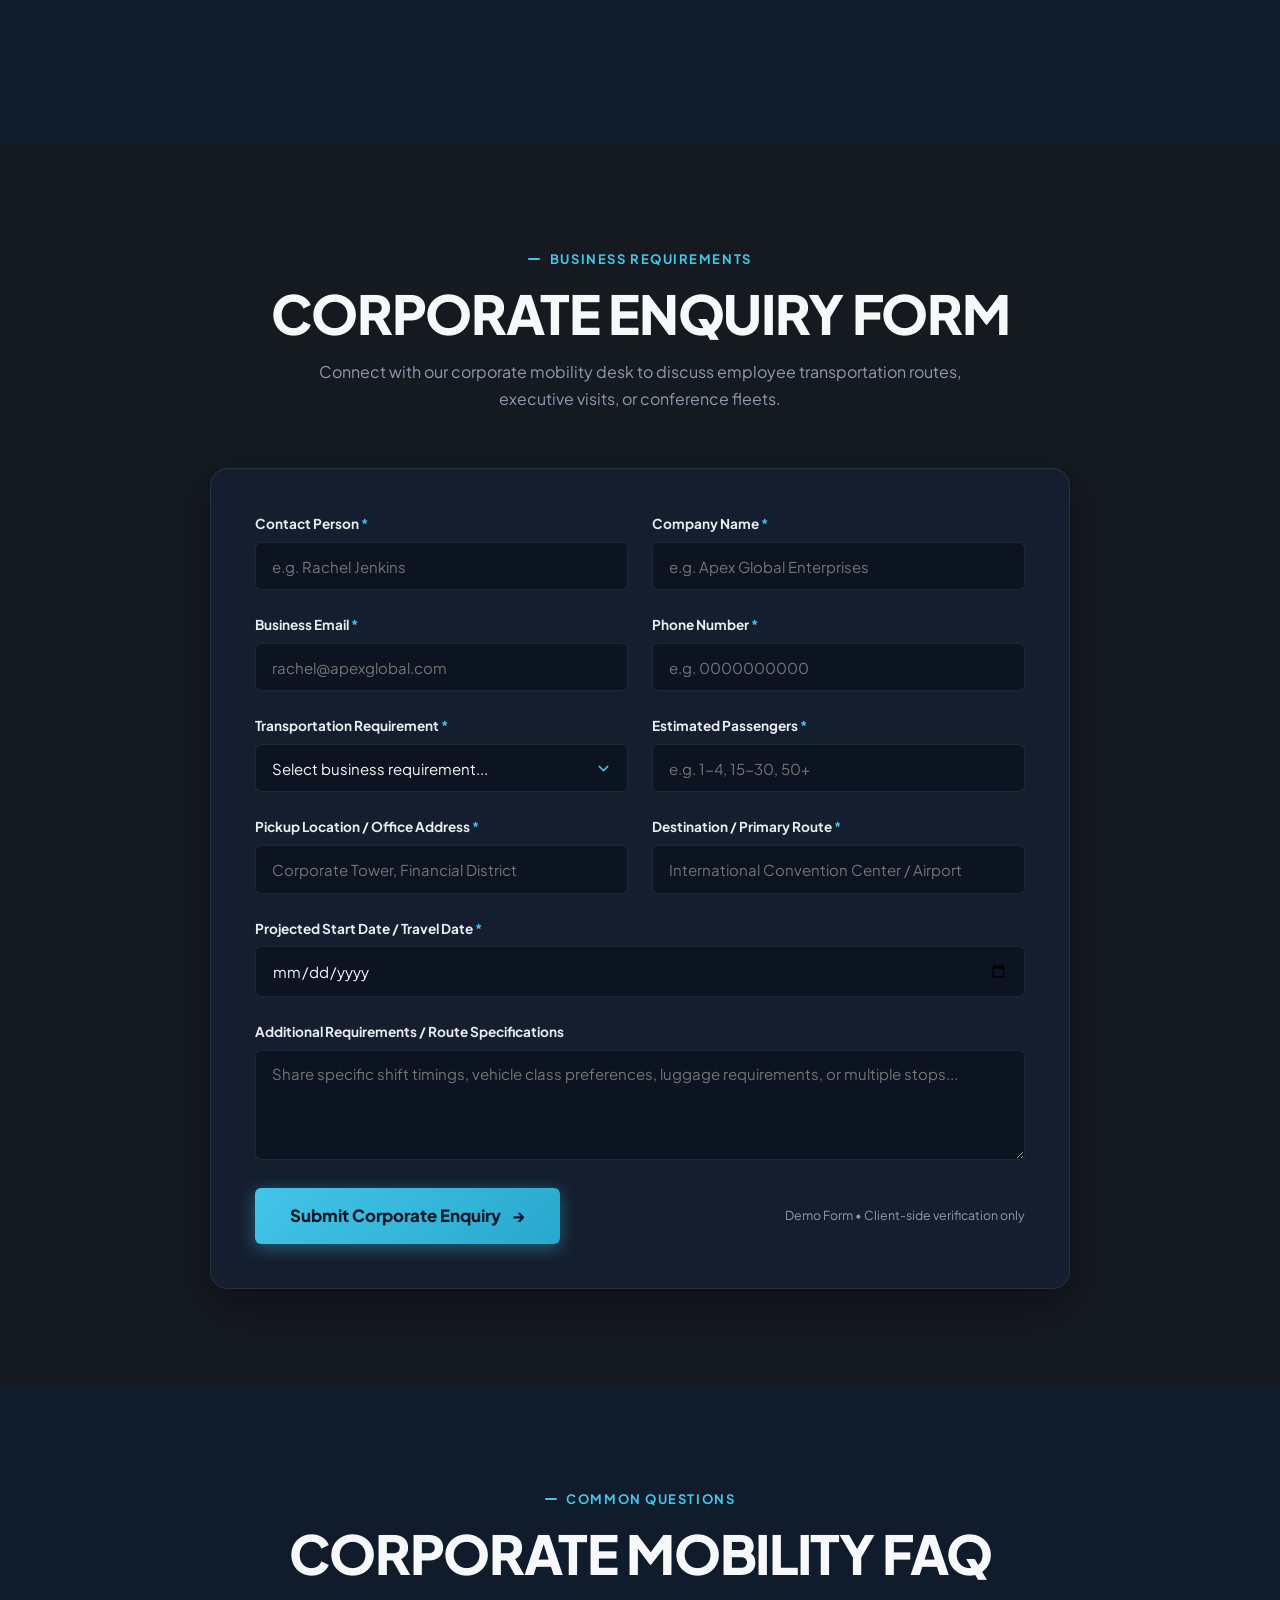
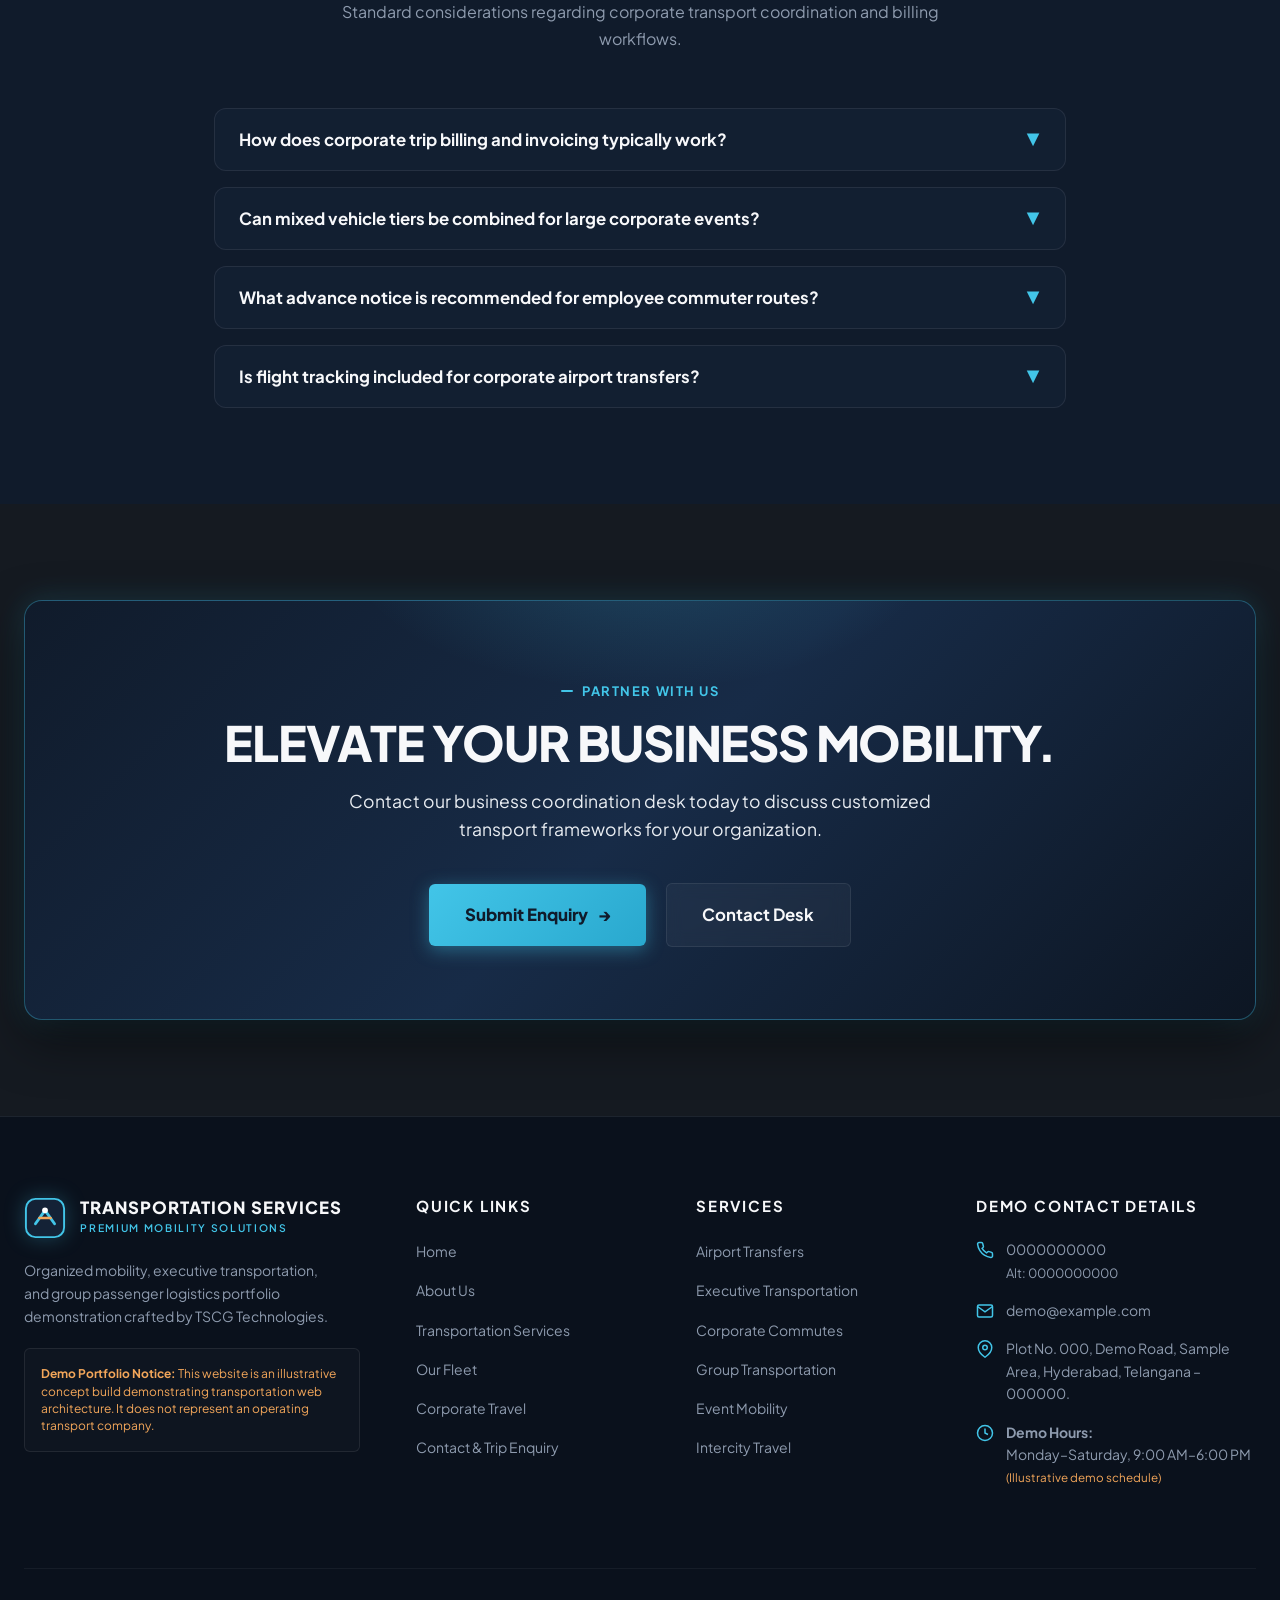
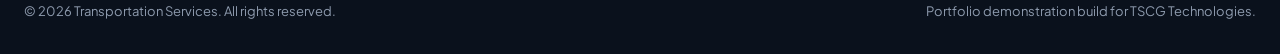
<file: corporate.html>
<!DOCTYPE html>
<html lang="en">
<head>
  <meta charset="UTF-8">
  <meta name="viewport" content="width=device-width, initial-scale=1.0">
  <title>Corporate Travel &amp; Employee Transport | Transportation Services</title>
  <meta name="description" content="Smarter transportation for modern businesses. Reliable corporate employee commutes, executive travel, event shuttles, and airport hospitality.">
  <link rel="canonical" href="https://example.com/corporate.html">
  <meta property="og:title" content="Corporate Travel | Transportation Services">
  <meta property="og:description" content="Organized business mobility frameworks engineered for corporate enterprises, business parks, and executive leadership.">
  <meta property="og:type" content="website">
  <link rel="stylesheet" href="css/style.css">
</head>
<body>

  <!-- Header -->
  <header class="site-header" role="banner">
    <div class="container nav-container">
      <a href="index.html" class="brand-identity" aria-label="Transportation Services Home">
        <div class="brand-symbol">
          <svg viewBox="0 0 44 44" fill="none" xmlns="http://www.w3.org/2000/svg" aria-hidden="true">
            <rect x="2" y="2" width="40" height="40" rx="10" stroke="url(#logoGlowCorp)" stroke-width="2.5" fill="#142236"/>
            <path d="M12 28L22 14L32 28" stroke="#42C5E8" stroke-width="3" stroke-linecap="round" stroke-linejoin="round"/>
            <path d="M16 22H28" stroke="#F2A65A" stroke-width="2.5" stroke-linecap="round"/>
            <circle cx="22" cy="14" r="3" fill="#FFFFFF"/>
            <defs>
              <linearGradient id="logoGlowCorp" x1="0" y1="0" x2="44" y2="44" gradientUnits="userSpaceOnUse">
                <stop stop-color="#42C5E8"/>
                <stop offset="1" stop-color="#2765A8"/>
              </linearGradient>
            </defs>
          </svg>
        </div>
        <div class="brand-text-block">
          <span class="brand-title">TRANSPORTATION SERVICES</span>
          <span class="brand-subline">Premium Mobility Solutions</span>
        </div>
      </a>

      <nav class="desktop-nav" aria-label="Main Navigation">
        <ul class="nav-list">
          <li><a href="index.html" class="nav-link">Home</a></li>
          <li><a href="about.html" class="nav-link">About</a></li>
          <li><a href="services.html" class="nav-link">Services</a></li>
          <li><a href="fleet.html" class="nav-link">Fleet</a></li>
          <li><a href="corporate.html" class="nav-link active">Corporate Travel</a></li>
          <li><a href="contact.html" class="nav-link">Contact</a></li>
        </ul>
        <div class="header-cta-group">
          <a href="contact.html" class="btn btn-primary btn-sm">
            <span>Request a Trip</span>
            <span class="btn-icon-arrow">→</span>
          </a>
        </div>
      </nav>

      <button class="mobile-nav-toggle" aria-label="Toggle navigation menu" aria-expanded="false" aria-controls="mobileDrawer">
        <span class="hamburger-line"></span>
        <span class="hamburger-line"></span>
        <span class="hamburger-line"></span>
      </button>
    </div>
  </header>

  <!-- Mobile Drawer -->
  <div class="mobile-drawer-backdrop" aria-hidden="true"></div>
  <aside class="mobile-drawer" aria-label="Mobile Navigation Drawer">
    <div class="mobile-drawer-top">
      <ul class="mobile-nav-list">
        <li><a href="index.html" class="mobile-nav-link">Home</a></li>
        <li><a href="about.html" class="mobile-nav-link">About</a></li>
        <li><a href="services.html" class="mobile-nav-link">Services</a></li>
        <li><a href="fleet.html" class="mobile-nav-link">Fleet</a></li>
        <li><a href="corporate.html" class="mobile-nav-link active">Corporate Travel</a></li>
        <li><a href="contact.html" class="mobile-nav-link">Contact</a></li>
      </ul>
    </div>
    <div class="mobile-drawer-bottom">
      <a href="contact.html" class="btn btn-cyan" style="width: 100%;">
        <span>Request a Trip</span>
        <span>→</span>
      </a>
      <p style="font-size: 0.75rem; color: var(--color-grey-muted); margin-top: 1.25rem; text-align: center;">
        TSCG Technologies Demo Portfolio
      </p>
    </div>
  </aside>

  <main id="main-content">

    <!-- Subpage Hero -->
    <section class="subpage-hero" aria-labelledby="corporate-hero-heading">
      <div class="container">
        <div class="subpage-hero-grid">
          <div class="subpage-hero-content reveal">
            <nav class="breadcrumb-trail" aria-label="Breadcrumb">
              <a href="index.html">Home</a>
              <span class="breadcrumb-separator">/</span>
              <span>Corporate Travel</span>
            </nav>
            <div class="eyebrow">Enterprise Transportation</div>
            <h1 id="corporate-hero-heading" class="editorial-headline">
              SMARTER TRANSPORTATION FOR MODERN BUSINESSES.
            </h1>
            <p class="editorial-subheadline">
              Explore organized transportation options for employee commutes, executive travel, airport transfers, and corporate events.
            </p>
            <div style="margin-top: 2rem;">
              <a href="#corporateEnquirySection" class="btn btn-cyan btn-lg">
                <span>Submit Corporate Enquiry</span>
                <span class="btn-icon-arrow">↓</span>
              </a>
            </div>
          </div>
          <div class="reveal reveal-delay-2">
            <div class="image-placeholder aspect-21-9">
              <img src="images/corporate-hero-executive.jpeg" alt="Panoramic view of premium executive vehicle parked outside glass corporate headquarters in modern business park" loading="eager" width="2560" height="1080">
              <div class="image-placeholder-overlay"></div>
            </div>
          </div>
        </div>
      </div>
    </section>

    <!-- Section 2: Four Key Corporate Solutions -->
    <section class="section-padding section-charcoal" aria-labelledby="corp-pillars-heading">
      <div class="container">
        <div class="section-header text-center reveal">
          <div class="eyebrow">Key Capabilities</div>
          <h2 id="corp-pillars-heading" class="editorial-headline">STRUCTURED BUSINESS SOLUTIONS</h2>
          <p class="editorial-subheadline">
            Four specialized enterprise transportation models built to optimize convenience and corporate transit safety.
          </p>
        </div>

        <div class="services-grid-4">
          <!-- 1. Employee Commuting -->
          <article class="service-card-premium reveal">
            <div class="service-card-media">
              <div class="image-placeholder aspect-16-10">
                <img src="images/corporate-employee-shuttle.jpeg" alt="Staff boarding a clean corporate shuttle in a modern business campus courtyard" loading="lazy" width="1920" height="1200">
                <div class="image-placeholder-overlay"></div>
              </div>
            </div>
            <div class="service-card-body">
              <span class="service-category-tag">Daily Transit</span>
              <h3 class="service-card-title">Employee Transportation</h3>
              <p class="service-card-desc">
                Organized multi-shift commuting schedules, safe transit for late hours, and dedicated shuttle routes connecting residential hubs to tech parks.
              </p>
              <div class="service-card-footer">
                <span style="font-size: 0.8125rem; color: var(--color-cyan); font-weight: 600;">Shift &amp; Campus Shuttles</span>
              </div>
            </div>
          </article>

          <!-- 2. Executive Travel -->
          <article class="service-card-premium reveal reveal-delay-1">
            <div class="service-card-media">
              <div class="image-placeholder aspect-16-10">
                <img src="images/corporate-board-executive.jpeg" alt="Executive professional with briefcase walking towards luxury sedan in executive bay" loading="lazy" width="1920" height="1200">
                <div class="image-placeholder-overlay"></div>
              </div>
            </div>
            <div class="service-card-body">
              <span class="service-category-tag">C-Suite Mobility</span>
              <h3 class="service-card-title">Executive Travel</h3>
              <p class="service-card-desc">
                Confidential, quiet transportation for C-suite leadership, visiting investors, and keynote business partners with dedicated standby options.
              </p>
              <div class="service-card-footer">
                <span style="font-size: 0.8125rem; color: var(--color-cyan); font-weight: 600;">Discreet Executive Sedans</span>
              </div>
            </div>
          </article>

          <!-- 3. Airport Transfers for Business -->
          <article class="service-card-premium reveal reveal-delay-2">
            <div class="service-card-media">
              <div class="image-placeholder aspect-16-10">
                <img src="images/airport-transfer-service.jpeg" alt="Chauffeur welcoming airport traveller beside executive vehicle under modern canopy" loading="lazy" width="1920" height="1200">
                <div class="image-placeholder-overlay"></div>
              </div>
            </div>
            <div class="service-card-body">
              <span class="service-category-tag">Terminal Logistics</span>
              <h3 class="service-card-title">Airport Transfers for Business</h3>
              <p class="service-card-desc">
                Flight tracking, organized curbside coordination, and comfortable passenger transfers to remove stress from heavy corporate travel calendars.
              </p>
              <div class="service-card-footer">
                <span style="font-size: 0.8125rem; color: var(--color-cyan); font-weight: 600;">Flight-Synchronized Pickups</span>
              </div>
            </div>
          </article>

          <!-- 4. Corporate Events & Group Movement -->
          <article class="service-card-premium reveal reveal-delay-3">
            <div class="service-card-media">
              <div class="image-placeholder aspect-16-10">
                <img src="images/corporate-event-delegates.jpeg" alt="Convention attendees assembling near organized executive passenger transport fleet" loading="lazy" width="1920" height="1200">
                <div class="image-placeholder-overlay"></div>
              </div>
            </div>
            <div class="service-card-body">
              <span class="service-category-tag">Event Mobility</span>
              <h3 class="service-card-title">Corporate Events &amp; Group Movement</h3>
              <p class="service-card-desc">
                Synchronized fleet logistics for annual general meetings, product unveils, multi-hotel delegate shuttles, and company retreats.
              </p>
              <div class="service-card-footer">
                <span style="font-size: 0.8125rem; color: var(--color-cyan); font-weight: 600;">Synchronized Fleet Coordination</span>
              </div>
            </div>
          </article>
              <div class="service-card-footer">
                <span style="font-size: 0.8125rem; color: var(--color-cyan); font-weight: 600;">Synchronized Fleet Coordination</span>
              </div>
            </div>
          </article>
        </div>
      </div>
    </section>

    <!-- Section 3: How Corporate Enquiries Work & Illustrative Workflow -->
    <section class="section-padding section-dark" aria-labelledby="workflow-heading">
      <div class="container">
        <div class="split-content-row">
          <div class="reveal">
            <div class="eyebrow eyebrow-amber">Coordination Architecture</div>
            <h2 id="workflow-heading" class="editorial-headline" style="font-size: clamp(1.8rem, 3.2vw, 2.75rem);">
              Illustrative Transportation Workflow.
            </h2>
            <p style="color: var(--color-grey-muted); margin-top: 1.25rem; line-height: 1.7;">
              Corporate transit demands clarity, traceability, and seamless dispatch management. Our workflow framework models how business accounts are handled:
            </p>

            <div style="margin-top: 2rem; display: flex; flex-direction: column; gap: 1.25rem;">
              <div style="padding: 1rem 1.25rem; background: var(--surface-glass-card); border: 1px solid var(--border-glass); border-radius: var(--radius-md);">
                <div style="display: flex; align-items: center; gap: 0.75rem; margin-bottom: 0.35rem;">
                  <span style="width: 24px; height: 24px; border-radius: 50%; background: var(--color-cyan); color: var(--color-navy); font-weight: 800; font-size: 0.75rem; display: flex; align-items: center; justify-content: center;">1</span>
                  <strong style="color: var(--color-white); font-size: 0.95rem;">Enquiry Review &amp; Route Scoping</strong>
                </div>
                <p style="font-size: 0.85rem; color: var(--color-grey-muted); margin-left: 2.25rem;">
                  Assessing passenger volume, designated pickup hubs, travel corridors, and preferred vehicle tier combinations.
                </p>
              </div>

              <div style="padding: 1rem 1.25rem; background: var(--surface-glass-card); border: 1px solid var(--border-glass); border-radius: var(--radius-md);">
                <div style="display: flex; align-items: center; gap: 0.75rem; margin-bottom: 0.35rem;">
                  <span style="width: 24px; height: 24px; border-radius: 50%; background: var(--color-cyan); color: var(--color-navy); font-weight: 800; font-size: 0.75rem; display: flex; align-items: center; justify-content: center;">2</span>
                  <strong style="color: var(--color-white); font-size: 0.95rem;">Itinerary &amp; Capacity Proposal</strong>
                </div>
                <p style="font-size: 0.85rem; color: var(--color-grey-muted); margin-left: 2.25rem;">
                  Formulating structured timetables, departure sequences, and vehicle allocation plans for stakeholder approval.
                </p>
              </div>

              <div style="padding: 1rem 1.25rem; background: var(--surface-glass-card); border: 1px solid var(--border-glass); border-radius: var(--radius-md);">
                <div style="display: flex; align-items: center; gap: 0.75rem; margin-bottom: 0.35rem;">
                  <span style="width: 24px; height: 24px; border-radius: 50%; background: var(--color-cyan); color: var(--color-navy); font-weight: 800; font-size: 0.75rem; display: flex; align-items: center; justify-content: center;">3</span>
                  <strong style="color: var(--color-white); font-size: 0.95rem;">Dispatch Coordination &amp; Execution</strong>
                </div>
                <p style="font-size: 0.85rem; color: var(--color-grey-muted); margin-left: 2.25rem;">
                  Synchronized vehicle departure, point-to-point transit tracking, and dedicated single-point-of-contact support.
                </p>
              </div>
            </div>
          </div>

          <div class="reveal reveal-delay-2">
            <div class="image-placeholder aspect-16-10">
              <img src="images/corporate-workflow-dispatch.jpeg" alt="Operations coordinator monitoring scheduled corporate transfer itineraries on digital workspace display" loading="lazy" width="1920" height="1200">
              <div class="image-placeholder-overlay"></div>
            </div>
          </div>
        </div>
      </div>
    </section>

    <!-- Section 4: Corporate Enquiry Form -->
    <section class="section-padding section-charcoal" id="corporateEnquirySection" aria-labelledby="corp-form-heading">
      <div class="container">
        <div class="section-header text-center reveal">
          <div class="eyebrow">Business Requirements</div>
          <h2 id="corp-form-heading" class="editorial-headline">CORPORATE ENQUIRY FORM</h2>
          <p class="editorial-subheadline">
            Connect with our corporate mobility desk to discuss employee transportation routes, executive visits, or conference fleets.
          </p>
        </div>

        <div style="max-width: 860px; margin: 0 auto;" class="reveal">
          <div class="form-shell">
            <form id="corporateEnquiryForm" novalidate>
              <div class="form-grid-2">

                <!-- Contact Person -->
                <div class="form-group">
                  <label for="corpContactPerson" class="form-label">
                    <span>Contact Person <span class="req">*</span></span>
                  </label>
                  <input type="text" id="corpContactPerson" class="form-control" placeholder="e.g. Rachel Jenkins" required>
                  <span class="error-feedback"></span>
                </div>

                <!-- Company Name -->
                <div class="form-group">
                  <label for="corpCompanyName" class="form-label">
                    <span>Company Name <span class="req">*</span></span>
                  </label>
                  <input type="text" id="corpCompanyName" class="form-control" placeholder="e.g. Apex Global Enterprises" required>
                  <span class="error-feedback"></span>
                </div>

                <!-- Business Email -->
                <div class="form-group">
                  <label for="corpEmail" class="form-label">
                    <span>Business Email <span class="req">*</span></span>
                  </label>
                  <input type="email" id="corpEmail" class="form-control" placeholder="rachel@apexglobal.com" required>
                  <span class="error-feedback"></span>
                </div>

                <!-- Phone Number -->
                <div class="form-group">
                  <label for="corpPhone" class="form-label">
                    <span>Phone Number <span class="req">*</span></span>
                  </label>
                  <input type="tel" id="corpPhone" class="form-control" placeholder="e.g. 0000000000" required>
                  <span class="error-feedback"></span>
                </div>

                <!-- Transportation Requirement -->
                <div class="form-group">
                  <label for="corpRequirement" class="form-label">
                    <span>Transportation Requirement <span class="req">*</span></span>
                  </label>
                  <select id="corpRequirement" class="form-control" required>
                    <option value="" disabled selected>Select business requirement...</option>
                    <option value="employee-shuttle">Employee Daily Shuttle / Commute</option>
                    <option value="executive-transit">Executive &amp; VIP Delegation Travel</option>
                    <option value="airport-business">Corporate Airport Transfers</option>
                    <option value="conference-event">Conference / Event Delegation Fleet</option>
                    <option value="monthly-contract">Monthly Dedicated Vehicle Retainer</option>
                    <option value="other">Other Business Mobility Needs</option>
                  </select>
                  <span class="error-feedback"></span>
                </div>

                <!-- Number of Passengers -->
                <div class="form-group">
                  <label for="corpPassengers" class="form-label">
                    <span>Estimated Passengers <span class="req">*</span></span>
                  </label>
                  <input type="text" id="corpPassengers" class="form-control" placeholder="e.g. 1-4, 15-30, 50+" required>
                  <span class="error-feedback"></span>
                </div>

                <!-- Pickup Location -->
                <div class="form-group">
                  <label for="corpPickup" class="form-label">
                    <span>Pickup Location / Office Address <span class="req">*</span></span>
                  </label>
                  <input type="text" id="corpPickup" class="form-control" placeholder="Corporate Tower, Financial District" required>
                  <span class="error-feedback"></span>
                </div>

                <!-- Destination -->
                <div class="form-group">
                  <label for="corpDestination" class="form-label">
                    <span>Destination / Primary Route <span class="req">*</span></span>
                  </label>
                  <input type="text" id="corpDestination" class="form-control" placeholder="International Convention Center / Airport" required>
                  <span class="error-feedback"></span>
                </div>

                <!-- Travel Date / Timeline -->
                <div class="form-group full-width">
                  <label for="corpDate" class="form-label">
                    <span>Projected Start Date / Travel Date <span class="req">*</span></span>
                  </label>
                  <input type="date" id="corpDate" class="form-control" required>
                  <span class="error-feedback"></span>
                </div>

                <!-- Additional Requirements -->
                <div class="form-group full-width">
                  <label for="corpNotes" class="form-label">
                    <span>Additional Requirements / Route Specifications</span>
                  </label>
                  <textarea id="corpNotes" class="form-control" placeholder="Share specific shift timings, vehicle class preferences, luggage requirements, or multiple stops..."></textarea>
                </div>

              </div>

              <div style="margin-top: 1.75rem; display: flex; align-items: center; justify-content: space-between; flex-wrap: wrap; gap: 1rem;">
                <button type="submit" class="btn btn-cyan btn-lg">
                  <span>Submit Corporate Enquiry</span>
                  <span class="btn-icon-arrow">→</span>
                </button>
                <span style="font-size: 0.775rem; color: var(--color-grey-muted);">
                  Demo Form • Client-side verification only
                </span>
              </div>
            </form>

            <!-- Demo Form Response Alert -->
            <div id="corporateEnquiryAlert" class="form-response-alert" role="status" aria-live="polite"></div>
          </div>
        </div>
      </div>
    </section>

    <!-- Section 5: Corporate FAQ Accordion -->
    <section class="section-padding section-dark" aria-labelledby="corp-faq-heading">
      <div class="container" style="max-width: 900px;">
        <div class="section-header text-center reveal">
          <div class="eyebrow">Common Questions</div>
          <h2 id="corp-faq-heading" class="editorial-headline">CORPORATE MOBILITY FAQ</h2>
          <p class="editorial-subheadline">
            Standard considerations regarding corporate transport coordination and billing workflows.
          </p>
        </div>

        <div class="faq-list reveal">
          <!-- Item 1 -->
          <div class="faq-item">
            <button type="button" class="faq-question-btn" aria-expanded="false">
              <span>How does corporate trip billing and invoicing typically work?</span>
              <span class="faq-chevron">▼</span>
            </button>
            <div class="faq-answer">
              <p>Corporate arrangements typically offer consolidated monthly invoicing with detailed trip logs, passenger breakdown, and route audit trails tailored to enterprise procurement systems.</p>
            </div>
          </div>

          <!-- Item 2 -->
          <div class="faq-item">
            <button type="button" class="faq-question-btn" aria-expanded="false">
              <span>Can mixed vehicle tiers be combined for large corporate events?</span>
              <span class="faq-chevron">▼</span>
            </button>
            <div class="faq-answer">
              <p>Yes. Corporate conventions routinely pair Executive Sedans for keynote speakers with Group Travel Vans for attendee shuttles and equipment transit.</p>
            </div>
          </div>

          <!-- Item 3 -->
          <div class="faq-item">
            <button type="button" class="faq-question-btn" aria-expanded="false">
              <span>What advance notice is recommended for employee commuter routes?</span>
              <span class="faq-chevron">▼</span>
            </button>
            <div class="faq-answer">
              <p>Regular daily employee commuting routes benefit from 1 to 2 weeks of route planning to optimize pickup stops, travel times, and vehicle capacity.</p>
            </div>
          </div>

          <!-- Item 4 -->
          <div class="faq-item">
            <button type="button" class="faq-question-btn" aria-expanded="false">
              <span>Is flight tracking included for corporate airport transfers?</span>
              <span class="faq-chevron">▼</span>
            </button>
            <div class="faq-answer">
              <p>Yes. All airport transfers include arrival flight tracking to dynamically adjust curbside pickup timing for early landings or flight delays.</p>
            </div>
          </div>
        </div>
      </div>
    </section>

    <!-- Final CTA -->
    <section class="section-padding section-charcoal">
      <div class="container">
        <div class="cta-banner-wrapper reveal">
          <div class="cta-banner-bg-glow"></div>
          <div class="eyebrow" style="justify-content: center;">Partner With Us</div>
          <h2>ELEVATE YOUR BUSINESS MOBILITY.</h2>
          <p>
            Contact our business coordination desk today to discuss customized transport frameworks for your organization.
          </p>
          <div class="cta-actions">
            <a href="#corporateEnquirySection" class="btn btn-cyan btn-lg">
              <span>Submit Enquiry</span>
              <span class="btn-icon-arrow">→</span>
            </a>
            <a href="contact.html" class="btn btn-outline btn-lg">
              <span>Contact Desk</span>
            </a>
          </div>
        </div>
      </div>
    </section>

  </main>

  <!-- Footer -->
  <footer class="site-footer" role="contentinfo">
    <div class="container">
      <div class="footer-top-grid">
        <div>
          <a href="index.html" class="brand-identity">
            <div class="brand-symbol">
              <svg viewBox="0 0 44 44" fill="none" xmlns="http://www.w3.org/2000/svg">
                <rect x="2" y="2" width="40" height="40" rx="10" stroke="#42C5E8" stroke-width="2" fill="#142236"/>
                <path d="M12 28L22 14L32 28" stroke="#42C5E8" stroke-width="3" stroke-linecap="round" stroke-linejoin="round"/>
                <path d="M16 22H28" stroke="#F2A65A" stroke-width="2.5" stroke-linecap="round"/>
                <circle cx="22" cy="14" r="3" fill="#FFFFFF"/>
              </svg>
            </div>
            <div class="brand-text-block">
              <span class="brand-title">TRANSPORTATION SERVICES</span>
              <span class="brand-subline">Premium Mobility Solutions</span>
            </div>
          </a>
          <p class="footer-brand-desc">
            Organized mobility, executive transportation, and group passenger logistics portfolio demonstration crafted by TSCG Technologies.
          </p>
          <div class="footer-disclaimer-card">
            <p><strong>Demo Portfolio Notice:</strong> This website is an illustrative concept build demonstrating transportation web architecture. It does not represent an operating transport company.</p>
          </div>
        </div>

        <div>
          <h4 class="footer-heading">Quick Links</h4>
          <ul class="footer-link-list">
            <li><a href="index.html">Home</a></li>
            <li><a href="about.html">About Us</a></li>
            <li><a href="services.html">Transportation Services</a></li>
            <li><a href="fleet.html">Our Fleet</a></li>
            <li><a href="corporate.html">Corporate Travel</a></li>
            <li><a href="contact.html">Contact &amp; Trip Enquiry</a></li>
          </ul>
        </div>

        <div>
          <h4 class="footer-heading">Services</h4>
          <ul class="footer-link-list">
            <li><a href="services.html#airport">Airport Transfers</a></li>
            <li><a href="services.html#executive">Executive Transportation</a></li>
            <li><a href="services.html#employee">Corporate Commutes</a></li>
            <li><a href="services.html#group">Group Transportation</a></li>
            <li><a href="services.html#event">Event Mobility</a></li>
            <li><a href="services.html#intercity">Intercity Travel</a></li>
          </ul>
        </div>

        <div>
          <h4 class="footer-heading">Demo Contact Details</h4>
          <div class="footer-contact-item">
            <svg width="18" height="18" viewBox="0 0 24 24" fill="none" stroke="currentColor" stroke-width="2"><path d="M22 16.92v3a2 2 0 0 1-2.18 2 19.79 19.79 0 0 1-8.63-3.07 19.5 19.5 0 0 1-6-6 19.79 19.79 0 0 1-3.07-8.67A2 2 0 0 1 4.11 2h3a2 2 0 0 1 2 1.72 12.84 12.84 0 0 0 .7 2.81 2 2 0 0 1-.45 2.11L8.09 9.91a16 16 0 0 0 6 6l1.27-1.27a2 2 0 0 1 2.11-.45 12.84 12.84 0 0 0 2.81.7A2 2 0 0 1 22 16.92z"></path></svg>
            <div>
              <span>0000000000</span><br>
              <span style="font-size: 0.8rem; color: var(--color-grey-muted);">Alt: 0000000000</span>
            </div>
          </div>
          <div class="footer-contact-item">
            <svg width="18" height="18" viewBox="0 0 24 24" fill="none" stroke="currentColor" stroke-width="2"><path d="M4 4h16c1.1 0 2 .9 2 2v12c0 1.1-.9 2-2 2H4c-1.1 0-2-.9-2-2V6c0-1.1.9-2 2-2z"></path><polyline points="22,6 12,13 2,6"></polyline></svg>
            <span>demo@example.com</span>
          </div>
          <div class="footer-contact-item">
            <svg width="18" height="18" viewBox="0 0 24 24" fill="none" stroke="currentColor" stroke-width="2"><path d="M21 10c0 7-9 13-9 13s-9-6-9-13a9 9 0 0 1 18 0z"></path><circle cx="12" cy="10" r="3"></circle></svg>
            <span>Plot No. 000, Demo Road, Sample Area, Hyderabad, Telangana – 000000.</span>
          </div>
          <div class="footer-contact-item">
            <svg width="18" height="18" viewBox="0 0 24 24" fill="none" stroke="currentColor" stroke-width="2"><circle cx="12" cy="12" r="10"></circle><polyline points="12 6 12 12 16 14"></polyline></svg>
            <div>
              <strong>Demo Hours:</strong><br>
              <span>Monday–Saturday, 9:00 AM–6:00 PM</span><br>
              <small style="color: var(--color-amber);">(Illustrative demo schedule)</small>
            </div>
          </div>
        </div>
      </div>

      <div class="footer-bottom-bar">
        <div>
          &copy; <span class="current-year">2026</span> Transportation Services. All rights reserved.
        </div>
        <div>
          Portfolio demonstration build for TSCG Technologies.
        </div>
      </div>
    </div>
  </footer>

  <script src="js/navigation.js"></script>
  <script src="js/animations.js"></script>
  <script src="js/forms.js"></script>
  <script src="js/main.js"></script>
</body>
</html>
</file>
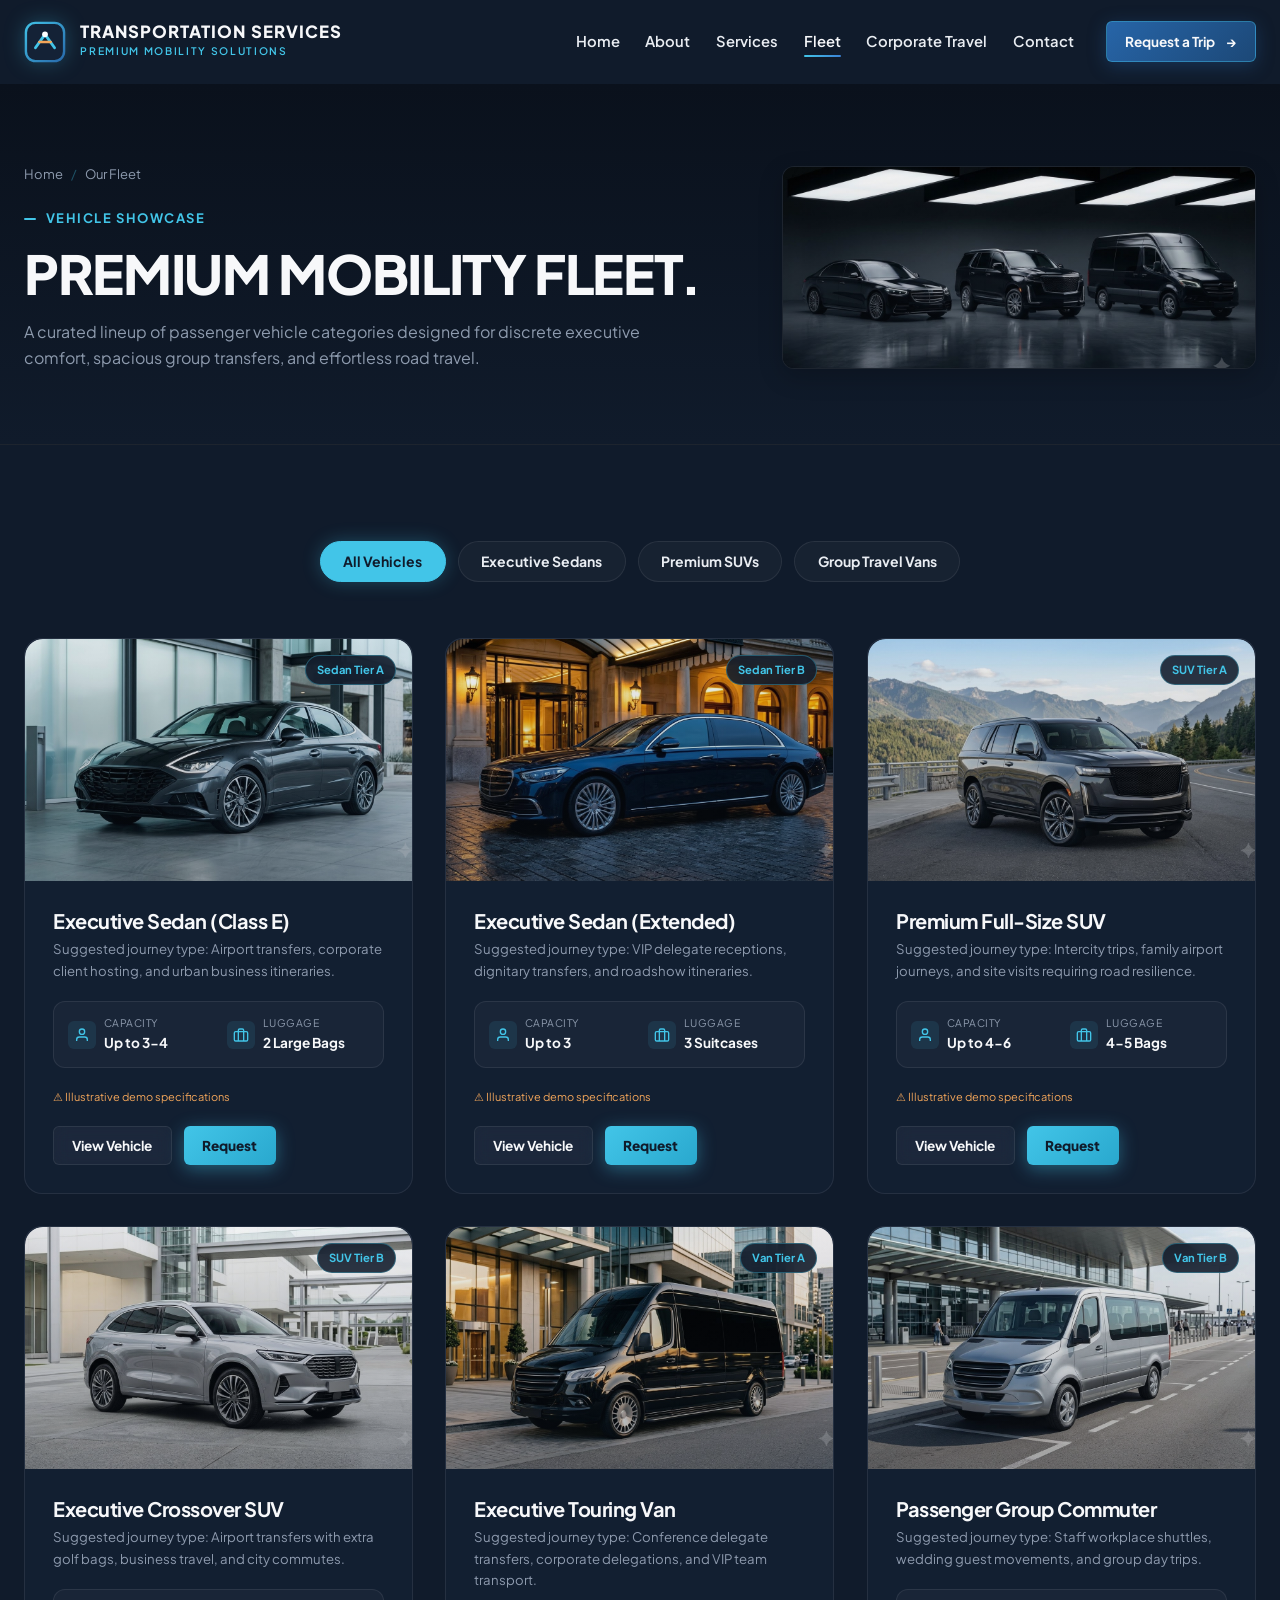
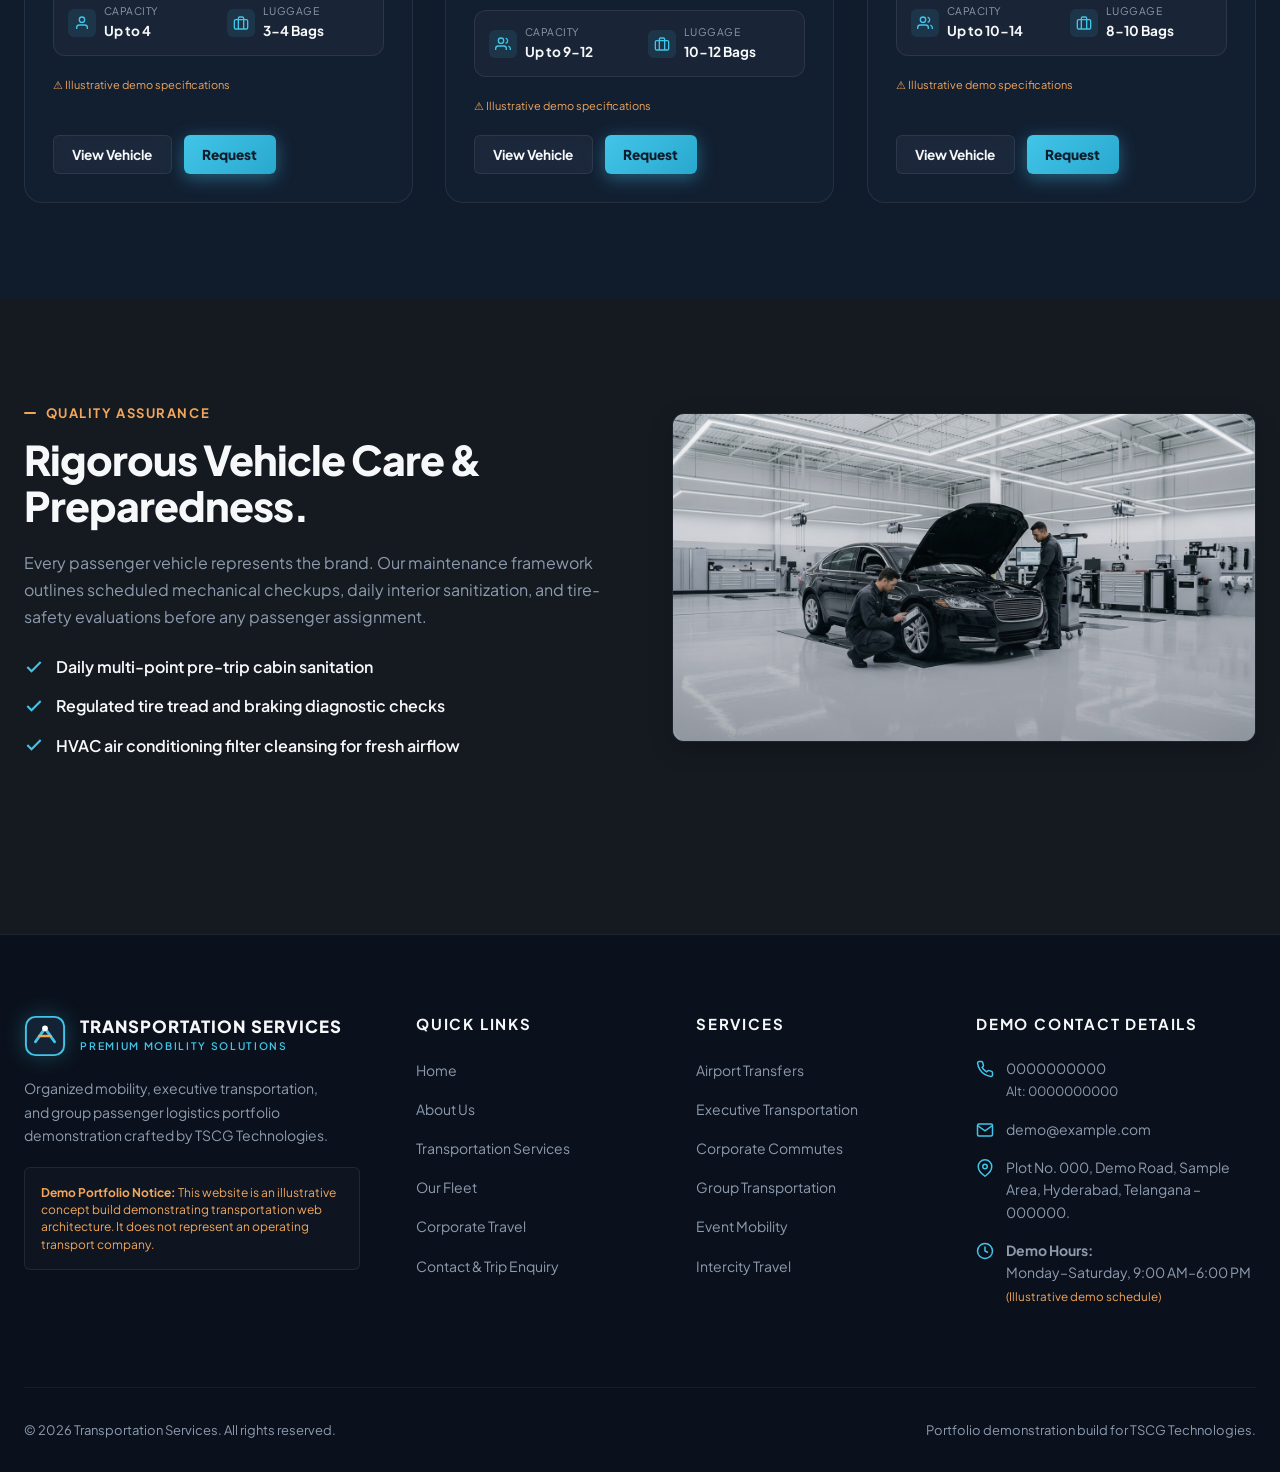
<file: fleet.html>
<!DOCTYPE html>
<html lang="en">
<head>
  <meta charset="UTF-8">
  <meta name="viewport" content="width=device-width, initial-scale=1.0">
  <title>Our Fleet | Transportation Services Vehicle Showcase</title>
  <meta name="description" content="Explore our illustrative vehicle fleet: executive sedans, premium SUVs, and group travel vans. Compare capacities, amenities, and comfort standards.">
  <link rel="canonical" href="https://example.com/fleet.html">
  <meta property="og:title" content="Our Fleet | Transportation Services">
  <meta property="og:description" content="Premium automotive fleet showcase for executive mobility, family transfers, and group charters.">
  <meta property="og:type" content="website">
  <link rel="stylesheet" href="css/style.css">
</head>
<body>

  <!-- Header -->
  <header class="site-header" role="banner">
    <div class="container nav-container">
      <a href="index.html" class="brand-identity" aria-label="Transportation Services Home">
        <div class="brand-symbol">
          <svg viewBox="0 0 44 44" fill="none" xmlns="http://www.w3.org/2000/svg" aria-hidden="true">
            <rect x="2" y="2" width="40" height="40" rx="10" stroke="url(#logoGlowFleet)" stroke-width="2.5" fill="#142236"/>
            <path d="M12 28L22 14L32 28" stroke="#42C5E8" stroke-width="3" stroke-linecap="round" stroke-linejoin="round"/>
            <path d="M16 22H28" stroke="#F2A65A" stroke-width="2.5" stroke-linecap="round"/>
            <circle cx="22" cy="14" r="3" fill="#FFFFFF"/>
            <defs>
              <linearGradient id="logoGlowFleet" x1="0" y1="0" x2="44" y2="44" gradientUnits="userSpaceOnUse">
                <stop stop-color="#42C5E8"/>
                <stop offset="1" stop-color="#2765A8"/>
              </linearGradient>
            </defs>
          </svg>
        </div>
        <div class="brand-text-block">
          <span class="brand-title">TRANSPORTATION SERVICES</span>
          <span class="brand-subline">Premium Mobility Solutions</span>
        </div>
      </a>

      <nav class="desktop-nav" aria-label="Main Navigation">
        <ul class="nav-list">
          <li><a href="index.html" class="nav-link">Home</a></li>
          <li><a href="about.html" class="nav-link">About</a></li>
          <li><a href="services.html" class="nav-link">Services</a></li>
          <li><a href="fleet.html" class="nav-link active">Fleet</a></li>
          <li><a href="corporate.html" class="nav-link">Corporate Travel</a></li>
          <li><a href="contact.html" class="nav-link">Contact</a></li>
        </ul>
        <div class="header-cta-group">
          <a href="contact.html" class="btn btn-primary btn-sm">
            <span>Request a Trip</span>
            <span class="btn-icon-arrow">→</span>
          </a>
        </div>
      </nav>

      <button class="mobile-nav-toggle" aria-label="Toggle navigation menu" aria-expanded="false" aria-controls="mobileDrawer">
        <span class="hamburger-line"></span>
        <span class="hamburger-line"></span>
        <span class="hamburger-line"></span>
      </button>
    </div>
  </header>

  <!-- Mobile Drawer -->
  <div class="mobile-drawer-backdrop" aria-hidden="true"></div>
  <aside class="mobile-drawer" aria-label="Mobile Navigation Drawer">
    <div class="mobile-drawer-top">
      <ul class="mobile-nav-list">
        <li><a href="index.html" class="mobile-nav-link">Home</a></li>
        <li><a href="about.html" class="mobile-nav-link">About</a></li>
        <li><a href="services.html" class="mobile-nav-link">Services</a></li>
        <li><a href="fleet.html" class="mobile-nav-link active">Fleet</a></li>
        <li><a href="corporate.html" class="mobile-nav-link">Corporate Travel</a></li>
        <li><a href="contact.html" class="mobile-nav-link">Contact</a></li>
      </ul>
    </div>
    <div class="mobile-drawer-bottom">
      <a href="contact.html" class="btn btn-cyan" style="width: 100%;">
        <span>Request a Trip</span>
        <span>→</span>
      </a>
      <p style="font-size: 0.75rem; color: var(--color-grey-muted); margin-top: 1.25rem; text-align: center;">
        TSCG Technologies Demo Portfolio
      </p>
    </div>
  </aside>

  <main id="main-content">

    <!-- Subpage Hero -->
    <section class="subpage-hero" aria-labelledby="fleet-hero-title">
      <div class="container">
        <div class="subpage-hero-grid">
          <div class="subpage-hero-content reveal">
            <nav class="breadcrumb-trail" aria-label="Breadcrumb">
              <a href="index.html">Home</a>
              <span class="breadcrumb-separator">/</span>
              <span>Our Fleet</span>
            </nav>
            <div class="eyebrow">Vehicle Showcase</div>
            <h1 id="fleet-hero-title" class="editorial-headline">
              PREMIUM MOBILITY FLEET.
            </h1>
            <p class="editorial-subheadline">
              A curated lineup of passenger vehicle categories designed for discrete executive comfort, spacious group transfers, and effortless road travel.
            </p>
          </div>
          <div class="reveal reveal-delay-2">
            <div class="image-placeholder aspect-21-9">
              <img src="images/fleet-lineup-overview.jpeg" alt="Automotive editorial composition displaying Sedan, SUV, and Van lineup with studio lighting" loading="eager" width="2560" height="1080">
              <div class="image-placeholder-overlay"></div>
            </div>
          </div>
        </div>
      </div>
    </section>

    <!-- Fleet Showcase & Filters -->
    <section class="section-padding section-dark" aria-label="Fleet vehicle selection">
      <div class="container">

        <!-- Category Filter Bar -->
        <div class="fleet-filter-bar reveal">
          <button type="button" class="filter-btn active" data-filter="all">All Vehicles</button>
          <button type="button" class="filter-btn" data-filter="sedan">Executive Sedans</button>
          <button type="button" class="filter-btn" data-filter="suv">Premium SUVs</button>
          <button type="button" class="filter-btn" data-filter="van">Group Travel Vans</button>
        </div>

        <!-- Fleet Grid (6 Illustrative Models across 3 Categories) -->
        <div class="fleet-grid-3">

          <!-- 1. Executive Sedan - Class Standard -->
          <article class="fleet-card fleet-card-item reveal" data-category="sedan">
            <div class="fleet-card-media">
              <div class="image-placeholder aspect-16-10">
                <img src="images/fleet-sedan-mercedes-e-class.jpeg" alt="Executive saloon profile in metallic charcoal with reflections of modern architectural glass" loading="lazy" width="1920" height="1200">
                <div class="image-placeholder-overlay"></div>
              </div>
              <span class="fleet-badge-floating">Sedan Tier A</span>
            </div>
            <div class="fleet-card-body">
              <h3 class="fleet-category-name">Executive Sedan (Class E)</h3>
              <p class="fleet-suitability">Suggested journey type: Airport transfers, corporate client hosting, and urban business itineraries.</p>

              <div class="fleet-capacity-row">
                <div class="capacity-item">
                  <div class="capacity-icon">
                    <svg width="16" height="16" viewBox="0 0 24 24" fill="none" stroke="currentColor" stroke-width="2"><path d="M20 21v-2a4 4 0 0 0-4-4H8a4 4 0 0 0-4 4v2"></path><circle cx="12" cy="7" r="4"></circle></svg>
                  </div>
                  <div class="capacity-data">
                    <span class="capacity-label">Capacity</span>
                    <span class="capacity-value">Up to 3-4</span>
                  </div>
                </div>
                <div class="capacity-item">
                  <div class="capacity-icon">
                    <svg width="16" height="16" viewBox="0 0 24 24" fill="none" stroke="currentColor" stroke-width="2"><rect x="2" y="7" width="20" height="14" rx="2" ry="2"></rect><path d="M16 21V5a2 2 0 0 0-2-2h-4a2 2 0 0 0-2 2v16"></path></svg>
                  </div>
                  <div class="capacity-data">
                    <span class="capacity-label">Luggage</span>
                    <span class="capacity-value">2 Large Bags</span>
                  </div>
                </div>
              </div>

              <div class="demo-disclaimer-pill">
                <span>⚠ Illustrative demo specifications</span>
              </div>

              <div class="fleet-card-actions">
                <button type="button" class="btn btn-outline btn-sm view-vehicle-btn"
                  data-name="Executive Sedan (Class E)"
                  data-category-label="Executive Sedans"
                  data-passengers="Up to 3-4 Passengers (Illustrative Demo)"
                  data-luggage="2 Large Suitcases + 2 Hand Bags"
                  data-journey="Airport transfers, executive appointments, boardroom transit"
                  data-desc="Refined acoustic insulation, leather appointments, independent rear climate zones, and smooth highway handling."
                  data-image-file="images/fleet-sedan-mercedes-e-class.jpeg">
                  View Vehicle
                </button>
                <a href="contact.html?vehicle=sedan-e" class="btn btn-cyan btn-sm">Request</a>
              </div>
            </div>
          </article>

          <!-- 2. Executive Sedan - Long Wheelbase -->
          <article class="fleet-card fleet-card-item reveal reveal-delay-1" data-category="sedan">
            <div class="fleet-card-media">
              <div class="image-placeholder aspect-16-10">
                <img src="images/fleet-sedan-bmw-series.jpeg" alt="Extended executive sedan in deep midnight blue with illuminated side profile" loading="lazy" width="1920" height="1200">
                <div class="image-placeholder-overlay"></div>
              </div>
              <span class="fleet-badge-floating">Sedan Tier B</span>
            </div>
            <div class="fleet-card-body">
              <h3 class="fleet-category-name">Executive Sedan (Extended)</h3>
              <p class="fleet-suitability">Suggested journey type: VIP delegate receptions, dignitary transfers, and roadshow itineraries.</p>

              <div class="fleet-capacity-row">
                <div class="capacity-item">
                  <div class="capacity-icon">
                    <svg width="16" height="16" viewBox="0 0 24 24" fill="none" stroke="currentColor" stroke-width="2"><path d="M20 21v-2a4 4 0 0 0-4-4H8a4 4 0 0 0-4 4v2"></path><circle cx="12" cy="7" r="4"></circle></svg>
                  </div>
                  <div class="capacity-data">
                    <span class="capacity-label">Capacity</span>
                    <span class="capacity-value">Up to 3</span>
                  </div>
                </div>
                <div class="capacity-item">
                  <div class="capacity-icon">
                    <svg width="16" height="16" viewBox="0 0 24 24" fill="none" stroke="currentColor" stroke-width="2"><rect x="2" y="7" width="20" height="14" rx="2" ry="2"></rect><path d="M16 21V5a2 2 0 0 0-2-2h-4a2 2 0 0 0-2 2v16"></path></svg>
                  </div>
                  <div class="capacity-data">
                    <span class="capacity-label">Luggage</span>
                    <span class="capacity-value">3 Suitcases</span>
                  </div>
                </div>
              </div>

              <div class="demo-disclaimer-pill">
                <span>⚠ Illustrative demo specifications</span>
              </div>

              <div class="fleet-card-actions">
                <button type="button" class="btn btn-outline btn-sm view-vehicle-btn"
                  data-name="Executive Sedan (Extended)"
                  data-category-label="Executive Sedans"
                  data-passengers="Up to 3 Passengers (Illustrative Demo)"
                  data-luggage="3 Suitcases + Cabin Bags"
                  data-journey="VIP delegation receptions, executive summits, discreet travel"
                  data-desc="Extended rear legroom, rear passenger power blinds, reclining seat controls, and onboard device charging hubs."
                  data-image-file="images/fleet-sedan-bmw-series.jpeg">
                  View Vehicle
                </button>
                <a href="contact.html?vehicle=sedan-ext" class="btn btn-cyan btn-sm">Request</a>
              </div>
            </div>
          </article>

          <!-- 3. Premium SUV - Full Size -->
          <article class="fleet-card fleet-card-item reveal reveal-delay-2" data-category="suv">
            <div class="fleet-card-media">
              <div class="image-placeholder aspect-16-10">
                <img src="images/fleet-suv-land-cruiser.jpeg" alt="Commanding full-size luxury SUV parked on scenic coastal highway" loading="lazy" width="1920" height="1200">
                <div class="image-placeholder-overlay"></div>
              </div>
              <span class="fleet-badge-floating">SUV Tier A</span>
            </div>
            <div class="fleet-card-body">
              <h3 class="fleet-category-name">Premium Full-Size SUV</h3>
              <p class="fleet-suitability">Suggested journey type: Intercity trips, family airport journeys, and site visits requiring road resilience.</p>

              <div class="fleet-capacity-row">
                <div class="capacity-item">
                  <div class="capacity-icon">
                    <svg width="16" height="16" viewBox="0 0 24 24" fill="none" stroke="currentColor" stroke-width="2"><path d="M20 21v-2a4 4 0 0 0-4-4H8a4 4 0 0 0-4 4v2"></path><circle cx="12" cy="7" r="4"></circle></svg>
                  </div>
                  <div class="capacity-data">
                    <span class="capacity-label">Capacity</span>
                    <span class="capacity-value">Up to 4-6</span>
                  </div>
                </div>
                <div class="capacity-item">
                  <div class="capacity-icon">
                    <svg width="16" height="16" viewBox="0 0 24 24" fill="none" stroke="currentColor" stroke-width="2"><rect x="2" y="7" width="20" height="14" rx="2" ry="2"></rect><path d="M16 21V5a2 2 0 0 0-2-2h-4a2 2 0 0 0-2 2v16"></path></svg>
                  </div>
                  <div class="capacity-data">
                    <span class="capacity-label">Luggage</span>
                    <span class="capacity-value">4-5 Bags</span>
                  </div>
                </div>
              </div>

              <div class="demo-disclaimer-pill">
                <span>⚠ Illustrative demo specifications</span>
              </div>

              <div class="fleet-card-actions">
                <button type="button" class="btn btn-outline btn-sm view-vehicle-btn"
                  data-name="Premium Full-Size SUV"
                  data-category-label="Premium SUVs"
                  data-passengers="Up to 4-6 Passengers (Illustrative Demo)"
                  data-luggage="4-5 Large Suitcases"
                  data-journey="Intercity highways, regional journeys, family airport travel"
                  data-desc="All-wheel drive stability, elevated passenger commanding view, tri-zone air filtering, and substantial rear luggage trunk."
                  data-image-file="images/fleet-suv-land-cruiser.jpeg">
                  View Vehicle
                </button>
                <a href="contact.html?vehicle=suv-full" class="btn btn-cyan btn-sm">Request</a>
              </div>
            </div>
          </article>

          <!-- 4. Premium SUV - Executive Cross -->
          <article class="fleet-card fleet-card-item reveal" data-category="suv">
            <div class="fleet-card-media">
              <div class="image-placeholder aspect-16-10">
                <img src="images/fleet-suv-audi-q7.jpeg" alt="Refined aerodynamic crossover SUV in metallic silver parked outside tech center" loading="lazy" width="1920" height="1200">
                <div class="image-placeholder-overlay"></div>
              </div>
              <span class="fleet-badge-floating">SUV Tier B</span>
            </div>
            <div class="fleet-card-body">
              <h3 class="fleet-category-name">Executive Crossover SUV</h3>
              <p class="fleet-suitability">Suggested journey type: Airport transfers with extra golf bags, business travel, and city commutes.</p>

              <div class="fleet-capacity-row">
                <div class="capacity-item">
                  <div class="capacity-icon">
                    <svg width="16" height="16" viewBox="0 0 24 24" fill="none" stroke="currentColor" stroke-width="2"><path d="M20 21v-2a4 4 0 0 0-4-4H8a4 4 0 0 0-4 4v2"></path><circle cx="12" cy="7" r="4"></circle></svg>
                  </div>
                  <div class="capacity-data">
                    <span class="capacity-label">Capacity</span>
                    <span class="capacity-value">Up to 4</span>
                  </div>
                </div>
                <div class="capacity-item">
                  <div class="capacity-icon">
                    <svg width="16" height="16" viewBox="0 0 24 24" fill="none" stroke="currentColor" stroke-width="2"><rect x="2" y="7" width="20" height="14" rx="2" ry="2"></rect><path d="M16 21V5a2 2 0 0 0-2-2h-4a2 2 0 0 0-2 2v16"></path></svg>
                  </div>
                  <div class="capacity-data">
                    <span class="capacity-label">Luggage</span>
                    <span class="capacity-value">3-4 Bags</span>
                  </div>
                </div>
              </div>

              <div class="demo-disclaimer-pill">
                <span>⚠ Illustrative demo specifications</span>
              </div>

              <div class="fleet-card-actions">
                <button type="button" class="btn btn-outline btn-sm view-vehicle-btn"
                  data-name="Executive Crossover SUV"
                  data-category-label="Premium SUVs"
                  data-passengers="Up to 4 Passengers (Illustrative Demo)"
                  data-luggage="3-4 Suitcases + Sporting Equipment"
                  data-journey="Executive airport connections, golf outings, weekend retreats"
                  data-desc="Smooth adaptive air suspension, whisper-quiet cabin acoustics, and modular fold-flat rear seating configuration."
                  data-image-file="images/fleet-suv-audi-q7.jpeg">
                  View Vehicle
                </button>
                <a href="contact.html?vehicle=suv-cross" class="btn btn-cyan btn-sm">Request</a>
              </div>
            </div>
          </article>

          <!-- 5. Group Travel Van - Executive Minibus -->
          <article class="fleet-card fleet-card-item reveal reveal-delay-1" data-category="van">
            <div class="fleet-card-media">
              <div class="image-placeholder aspect-16-10">
                <img src="images/fleet-van-mercedes-sprinter.jpeg" alt="Executive touring van with high roof and privacy windows at convention plaza" loading="lazy" width="1920" height="1200">
                <div class="image-placeholder-overlay"></div>
              </div>
              <span class="fleet-badge-floating">Van Tier A</span>
            </div>
            <div class="fleet-card-body">
              <h3 class="fleet-category-name">Executive Touring Van</h3>
              <p class="fleet-suitability">Suggested journey type: Conference delegate transfers, corporate delegations, and VIP team transport.</p>

              <div class="fleet-capacity-row">
                <div class="capacity-item">
                  <div class="capacity-icon">
                    <svg width="16" height="16" viewBox="0 0 24 24" fill="none" stroke="currentColor" stroke-width="2"><path d="M17 21v-2a4 4 0 0 0-4-4H5a4 4 0 0 0-4 4v2"></path><circle cx="9" cy="7" r="4"></circle><path d="M23 21v-2a4 4 0 0 0-3-3.87"></path><path d="M16 3.13a4 4 0 0 1 0 7.75"></path></svg>
                  </div>
                  <div class="capacity-data">
                    <span class="capacity-label">Capacity</span>
                    <span class="capacity-value">Up to 9-12</span>
                  </div>
                </div>
                <div class="capacity-item">
                  <div class="capacity-icon">
                    <svg width="16" height="16" viewBox="0 0 24 24" fill="none" stroke="currentColor" stroke-width="2"><rect x="2" y="7" width="20" height="14" rx="2" ry="2"></rect><path d="M16 21V5a2 2 0 0 0-2-2h-4a2 2 0 0 0-2 2v16"></path></svg>
                  </div>
                  <div class="capacity-data">
                    <span class="capacity-label">Luggage</span>
                    <span class="capacity-value">10-12 Bags</span>
                  </div>
                </div>
              </div>

              <div class="demo-disclaimer-pill">
                <span>⚠ Illustrative demo specifications</span>
              </div>

              <div class="fleet-card-actions">
                <button type="button" class="btn btn-outline btn-sm view-vehicle-btn"
                  data-name="Executive Touring Van"
                  data-category-label="Group Travel Vans"
                  data-passengers="Up to 9-12 Passengers (Illustrative Demo)"
                  data-luggage="10-12 Suitcases &amp; Event Boxes"
                  data-journey="Convention delegations, corporate site tours, synchronized hotel shuttles"
                  data-desc="Stand-up ceiling height, individual captain chairs, overhead storage racks, and USB charging points at every row."
                  data-image-file="images/fleet-van-mercedes-sprinter.jpeg">
                  View Vehicle
                </button>
                <a href="contact.html?vehicle=van-touring" class="btn btn-cyan btn-sm">Request</a>
              </div>
            </div>
          </article>

          <!-- 6. Group Travel Van - Standard Passenger Commuter -->
          <article class="fleet-card fleet-card-item reveal reveal-delay-2" data-category="van">
            <div class="fleet-card-media">
              <div class="image-placeholder aspect-16-10">
                <img src="images/fleet-van-toyota-hiace.jpeg" alt="Reliable multi-passenger transit van parked beside modern terminal pickup lane" loading="lazy" width="1920" height="1200">
                <div class="image-placeholder-overlay"></div>
              </div>
              <span class="fleet-badge-floating">Van Tier B</span>
            </div>
            <div class="fleet-card-body">
              <h3 class="fleet-category-name">Passenger Group Commuter</h3>
              <p class="fleet-suitability">Suggested journey type: Staff workplace shuttles, wedding guest movements, and group day trips.</p>

              <div class="fleet-capacity-row">
                <div class="capacity-item">
                  <div class="capacity-icon">
                    <svg width="16" height="16" viewBox="0 0 24 24" fill="none" stroke="currentColor" stroke-width="2"><path d="M17 21v-2a4 4 0 0 0-4-4H5a4 4 0 0 0-4 4v2"></path><circle cx="9" cy="7" r="4"></circle><path d="M23 21v-2a4 4 0 0 0-3-3.87"></path><path d="M16 3.13a4 4 0 0 1 0 7.75"></path></svg>
                  </div>
                  <div class="capacity-data">
                    <span class="capacity-label">Capacity</span>
                    <span class="capacity-value">Up to 10-14</span>
                  </div>
                </div>
                <div class="capacity-item">
                  <div class="capacity-icon">
                    <svg width="16" height="16" viewBox="0 0 24 24" fill="none" stroke="currentColor" stroke-width="2"><rect x="2" y="7" width="20" height="14" rx="2" ry="2"></rect><path d="M16 21V5a2 2 0 0 0-2-2h-4a2 2 0 0 0-2 2v16"></path></svg>
                  </div>
                  <div class="capacity-data">
                    <span class="capacity-label">Luggage</span>
                    <span class="capacity-value">8-10 Bags</span>
                  </div>
                </div>
              </div>

              <div class="demo-disclaimer-pill">
                <span>⚠ Illustrative demo specifications</span>
              </div>

              <div class="fleet-card-actions">
                <button type="button" class="btn btn-outline btn-sm view-vehicle-btn"
                  data-name="Passenger Group Commuter"
                  data-category-label="Group Travel Vans"
                  data-passengers="Up to 10-14 Passengers (Illustrative Demo)"
                  data-luggage="8-10 Suitcases"
                  data-journey="Employee shift transportation, wedding guest logistics, tour outings"
                  data-desc="High-efficiency passenger configuration, effective multi-zone air conditioning, and durable fabric seating."
                  data-image-file="images/fleet-van-toyota-hiace.jpeg">
                  View Vehicle
                </button>
                <a href="contact.html?vehicle=van-commuter" class="btn btn-cyan btn-sm">Request</a>
              </div>
            </div>
          </article>

        </div>
      </div>
    </section>

    <!-- Fleet Standards & Maintenance Section -->
    <section class="section-padding section-charcoal" aria-labelledby="fleet-standards-heading">
      <div class="container">
        <div class="split-content-row">
          <div class="reveal">
            <div class="eyebrow eyebrow-amber">Quality Assurance</div>
            <h2 id="fleet-standards-heading" class="editorial-headline" style="font-size: clamp(1.8rem, 3.2vw, 2.75rem);">
              Rigorous Vehicle Care &amp; Preparedness.
            </h2>
            <p style="color: var(--color-grey-muted); margin-top: 1.25rem; line-height: 1.7;">
              Every passenger vehicle represents the brand. Our maintenance framework outlines scheduled mechanical checkups, daily interior sanitization, and tire-safety evaluations before any passenger assignment.
            </p>
            <div style="margin-top: 1.5rem; display: flex; flex-direction: column; gap: 0.85rem;">
              <div style="display: flex; align-items: center; gap: 0.75rem;">
                <svg width="20" height="20" viewBox="0 0 24 24" fill="none" stroke="#42C5E8" stroke-width="2.5"><polyline points="20 6 9 17 4 12"></polyline></svg>
                <span style="color: var(--color-white); font-weight: 600;">Daily multi-point pre-trip cabin sanitation</span>
              </div>
              <div style="display: flex; align-items: center; gap: 0.75rem;">
                <svg width="20" height="20" viewBox="0 0 24 24" fill="none" stroke="#42C5E8" stroke-width="2.5"><polyline points="20 6 9 17 4 12"></polyline></svg>
                <span style="color: var(--color-white); font-weight: 600;">Regulated tire tread and braking diagnostic checks</span>
              </div>
              <div style="display: flex; align-items: center; gap: 0.75rem;">
                <svg width="20" height="20" viewBox="0 0 24 24" fill="none" stroke="#42C5E8" stroke-width="2.5"><polyline points="20 6 9 17 4 12"></polyline></svg>
                <span style="color: var(--color-white); font-weight: 600;">HVAC air conditioning filter cleansing for fresh airflow</span>
              </div>
            </div>
          </div>

          <div class="reveal reveal-delay-2">
            <div class="image-placeholder aspect-16-9">
              <img src="images/fleet-vehicle-maintenance.jpeg" alt="Technicians performing precision safety check on executive vehicle in spotless service bay" loading="lazy" width="2560" height="1440">
              <div class="image-placeholder-overlay"></div>
            </div>
          </div>
        </div>
      </div>
    </section>

    <!-- Modal Component for Fleet Details -->
    <div class="modal-overlay" id="vehicleModal" aria-hidden="true" role="dialog" aria-modal="true" aria-labelledby="modalVehicleTitle">
      <div class="modal-container">
        <button class="modal-close-btn" aria-label="Close vehicle details">✕</button>
        <div class="modal-body">
          <div class="modal-vehicle-header">
            <span class="eyebrow eyebrow-amber" id="modalVehicleCategory">Vehicle Specification</span>
            <h2 class="modal-vehicle-title" id="modalVehicleTitle">Vehicle Name</h2>
          </div>

          <!-- Modal Vehicle Graphic -->
          <div class="modal-vehicle-img-frame">
            <img id="modalVehicleImg" src="images/fleet-sedan-mercedes-e-class.jpeg" alt="Technical vehicle profile" loading="lazy">
          </div>

          <p id="modalVehicleDesc" style="color: var(--color-grey-muted); line-height: 1.6; margin-bottom: 1.5rem;">
            Detailed vehicle description.
          </p>

          <table class="modal-specs-table">
            <tbody>
              <tr>
                <td>Passenger Capacity</td>
                <td id="modalVehiclePassengers">Illustrative: 3-4</td>
              </tr>
              <tr>
                <td>Luggage Capacity</td>
                <td id="modalVehicleLuggage">Illustrative: 2-3 Bags</td>
              </tr>
              <tr>
                <td>Recommended Journeys</td>
                <td id="modalVehicleJourney">Airport &amp; Executive transfers</td>
              </tr>
              <tr>
                <td>Cabin Environment</td>
                <td>Climate Control, Privacy Glass, Mobile USB Ports</td>
              </tr>
            </tbody>
          </table>

          <div style="padding: 0.85rem; background: rgba(242, 166, 90, 0.1); border: 1px solid var(--border-glass); border-radius: var(--radius-sm); margin-bottom: 1.5rem;">
            <p style="font-size: 0.8rem; color: var(--color-amber);">
              <strong>Notice:</strong> All vehicle specifications, capacities, and model classifications are illustrative demo content.
            </p>
          </div>

          <div style="display: flex; gap: 1rem; justify-content: flex-end;">
            <a href="contact.html" class="btn btn-cyan">
              <span>Enquire for This Vehicle Category</span>
              <span>→</span>
            </a>
          </div>
        </div>
      </div>
    </div>

  </main>

  <!-- Site Footer -->
  <footer class="site-footer" role="contentinfo">
    <div class="container">
      <div class="footer-top-grid">
        <div>
          <a href="index.html" class="brand-identity">
            <div class="brand-symbol">
              <svg viewBox="0 0 44 44" fill="none" xmlns="http://www.w3.org/2000/svg">
                <rect x="2" y="2" width="40" height="40" rx="10" stroke="#42C5E8" stroke-width="2" fill="#142236"/>
                <path d="M12 28L22 14L32 28" stroke="#42C5E8" stroke-width="3" stroke-linecap="round" stroke-linejoin="round"/>
                <path d="M16 22H28" stroke="#F2A65A" stroke-width="2.5" stroke-linecap="round"/>
                <circle cx="22" cy="14" r="3" fill="#FFFFFF"/>
              </svg>
            </div>
            <div class="brand-text-block">
              <span class="brand-title">TRANSPORTATION SERVICES</span>
              <span class="brand-subline">Premium Mobility Solutions</span>
            </div>
          </a>
          <p class="footer-brand-desc">
            Organized mobility, executive transportation, and group passenger logistics portfolio demonstration crafted by TSCG Technologies.
          </p>
          <div class="footer-disclaimer-card">
            <p><strong>Demo Portfolio Notice:</strong> This website is an illustrative concept build demonstrating transportation web architecture. It does not represent an operating transport company.</p>
          </div>
        </div>

        <div>
          <h4 class="footer-heading">Quick Links</h4>
          <ul class="footer-link-list">
            <li><a href="index.html">Home</a></li>
            <li><a href="about.html">About Us</a></li>
            <li><a href="services.html">Transportation Services</a></li>
            <li><a href="fleet.html">Our Fleet</a></li>
            <li><a href="corporate.html">Corporate Travel</a></li>
            <li><a href="contact.html">Contact &amp; Trip Enquiry</a></li>
          </ul>
        </div>

        <div>
          <h4 class="footer-heading">Services</h4>
          <ul class="footer-link-list">
            <li><a href="services.html#airport">Airport Transfers</a></li>
            <li><a href="services.html#executive">Executive Transportation</a></li>
            <li><a href="services.html#employee">Corporate Commutes</a></li>
            <li><a href="services.html#group">Group Transportation</a></li>
            <li><a href="services.html#event">Event Mobility</a></li>
            <li><a href="services.html#intercity">Intercity Travel</a></li>
          </ul>
        </div>

        <div>
          <h4 class="footer-heading">Demo Contact Details</h4>
          <div class="footer-contact-item">
            <svg width="18" height="18" viewBox="0 0 24 24" fill="none" stroke="currentColor" stroke-width="2"><path d="M22 16.92v3a2 2 0 0 1-2.18 2 19.79 19.79 0 0 1-8.63-3.07 19.5 19.5 0 0 1-6-6 19.79 19.79 0 0 1-3.07-8.67A2 2 0 0 1 4.11 2h3a2 2 0 0 1 2 1.72 12.84 12.84 0 0 0 .7 2.81 2 2 0 0 1-.45 2.11L8.09 9.91a16 16 0 0 0 6 6l1.27-1.27a2 2 0 0 1 2.11-.45 12.84 12.84 0 0 0 2.81.7A2 2 0 0 1 22 16.92z"></path></svg>
            <div>
              <span>0000000000</span><br>
              <span style="font-size: 0.8rem; color: var(--color-grey-muted);">Alt: 0000000000</span>
            </div>
          </div>
          <div class="footer-contact-item">
            <svg width="18" height="18" viewBox="0 0 24 24" fill="none" stroke="currentColor" stroke-width="2"><path d="M4 4h16c1.1 0 2 .9 2 2v12c0 1.1-.9 2-2 2H4c-1.1 0-2-.9-2-2V6c0-1.1.9-2 2-2z"></path><polyline points="22,6 12,13 2,6"></polyline></svg>
            <span>demo@example.com</span>
          </div>
          <div class="footer-contact-item">
            <svg width="18" height="18" viewBox="0 0 24 24" fill="none" stroke="currentColor" stroke-width="2"><path d="M21 10c0 7-9 13-9 13s-9-6-9-13a9 9 0 0 1 18 0z"></path><circle cx="12" cy="10" r="3"></circle></svg>
            <span>Plot No. 000, Demo Road, Sample Area, Hyderabad, Telangana – 000000.</span>
          </div>
          <div class="footer-contact-item">
            <svg width="18" height="18" viewBox="0 0 24 24" fill="none" stroke="currentColor" stroke-width="2"><circle cx="12" cy="12" r="10"></circle><polyline points="12 6 12 12 16 14"></polyline></svg>
            <div>
              <strong>Demo Hours:</strong><br>
              <span>Monday–Saturday, 9:00 AM–6:00 PM</span><br>
              <small style="color: var(--color-amber);">(Illustrative demo schedule)</small>
            </div>
          </div>
        </div>
      </div>

      <div class="footer-bottom-bar">
        <div>
          &copy; <span class="current-year">2026</span> Transportation Services. All rights reserved.
        </div>
        <div>
          Portfolio demonstration build for TSCG Technologies.
        </div>
      </div>
    </div>
  </footer>

  <script src="js/navigation.js"></script>
  <script src="js/animations.js"></script>
  <script src="js/fleet.js"></script>
  <script src="js/main.js"></script>
</body>
</html>
</file>
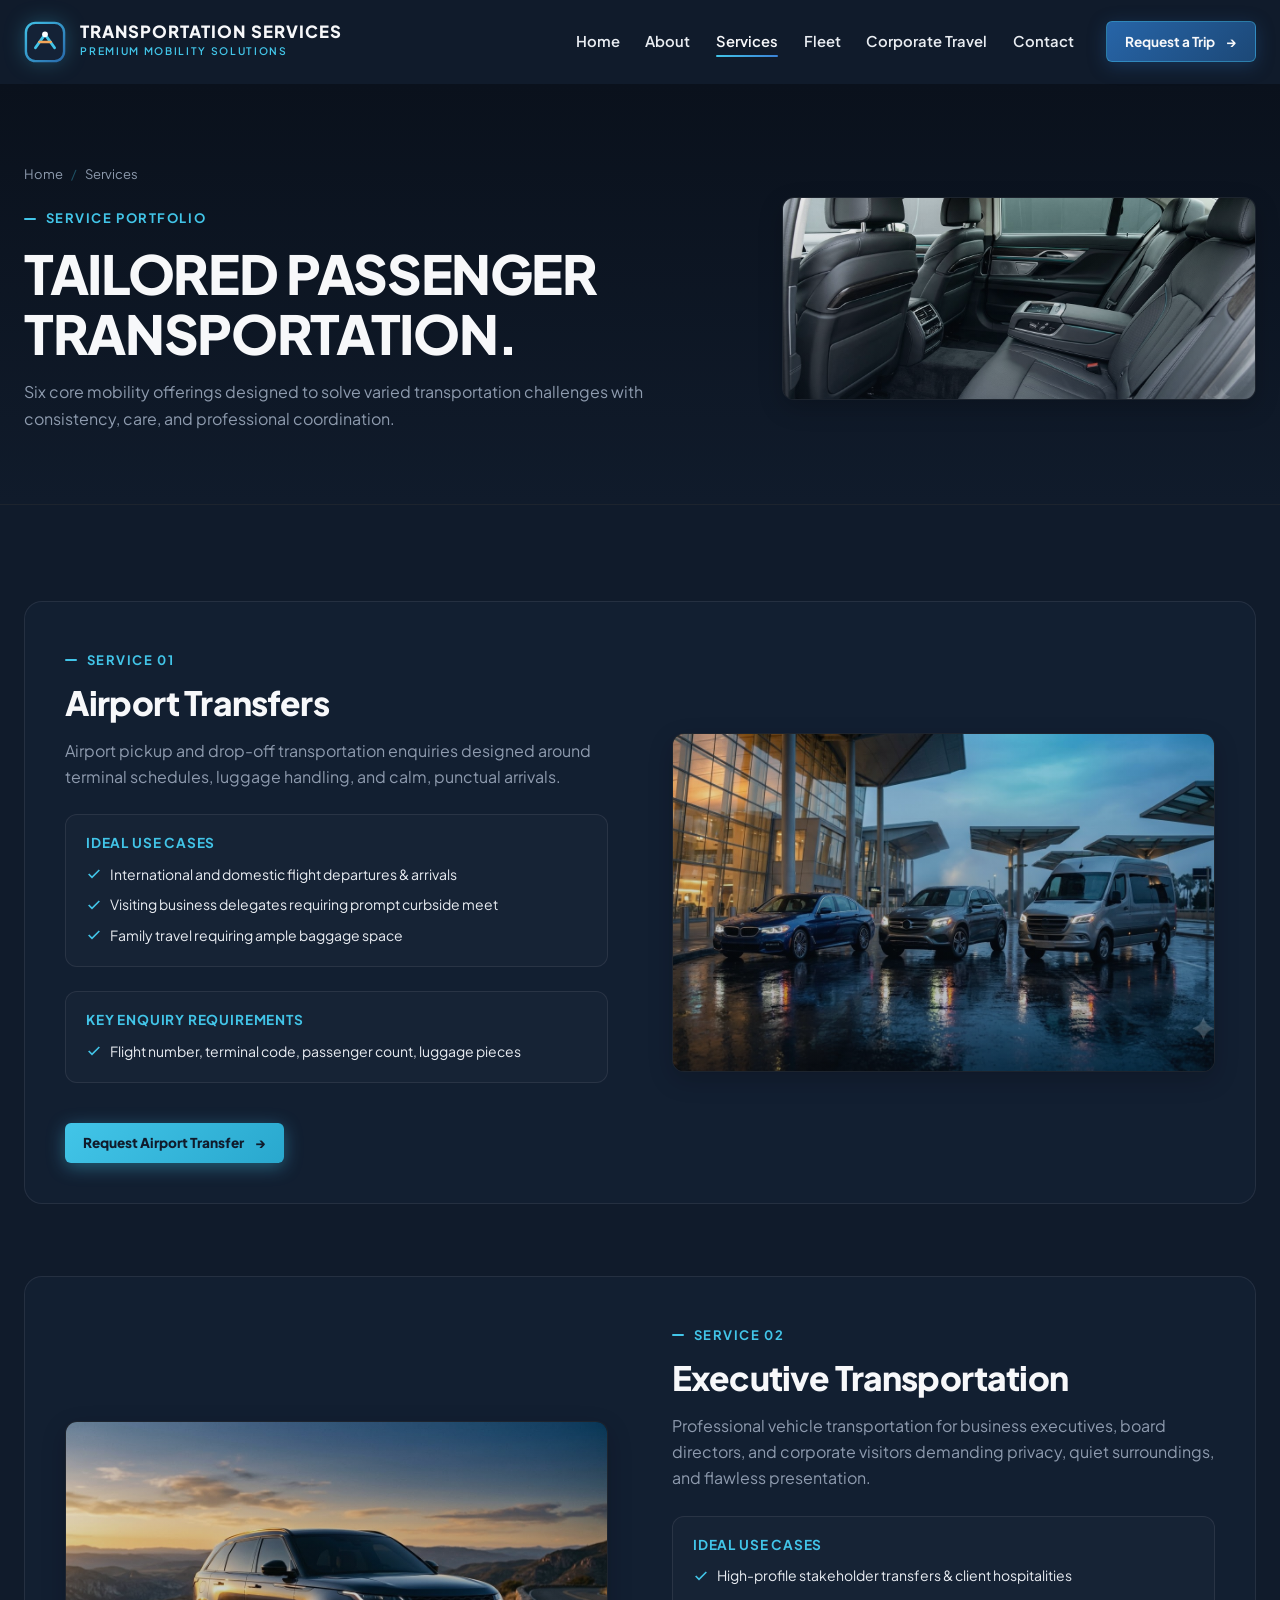
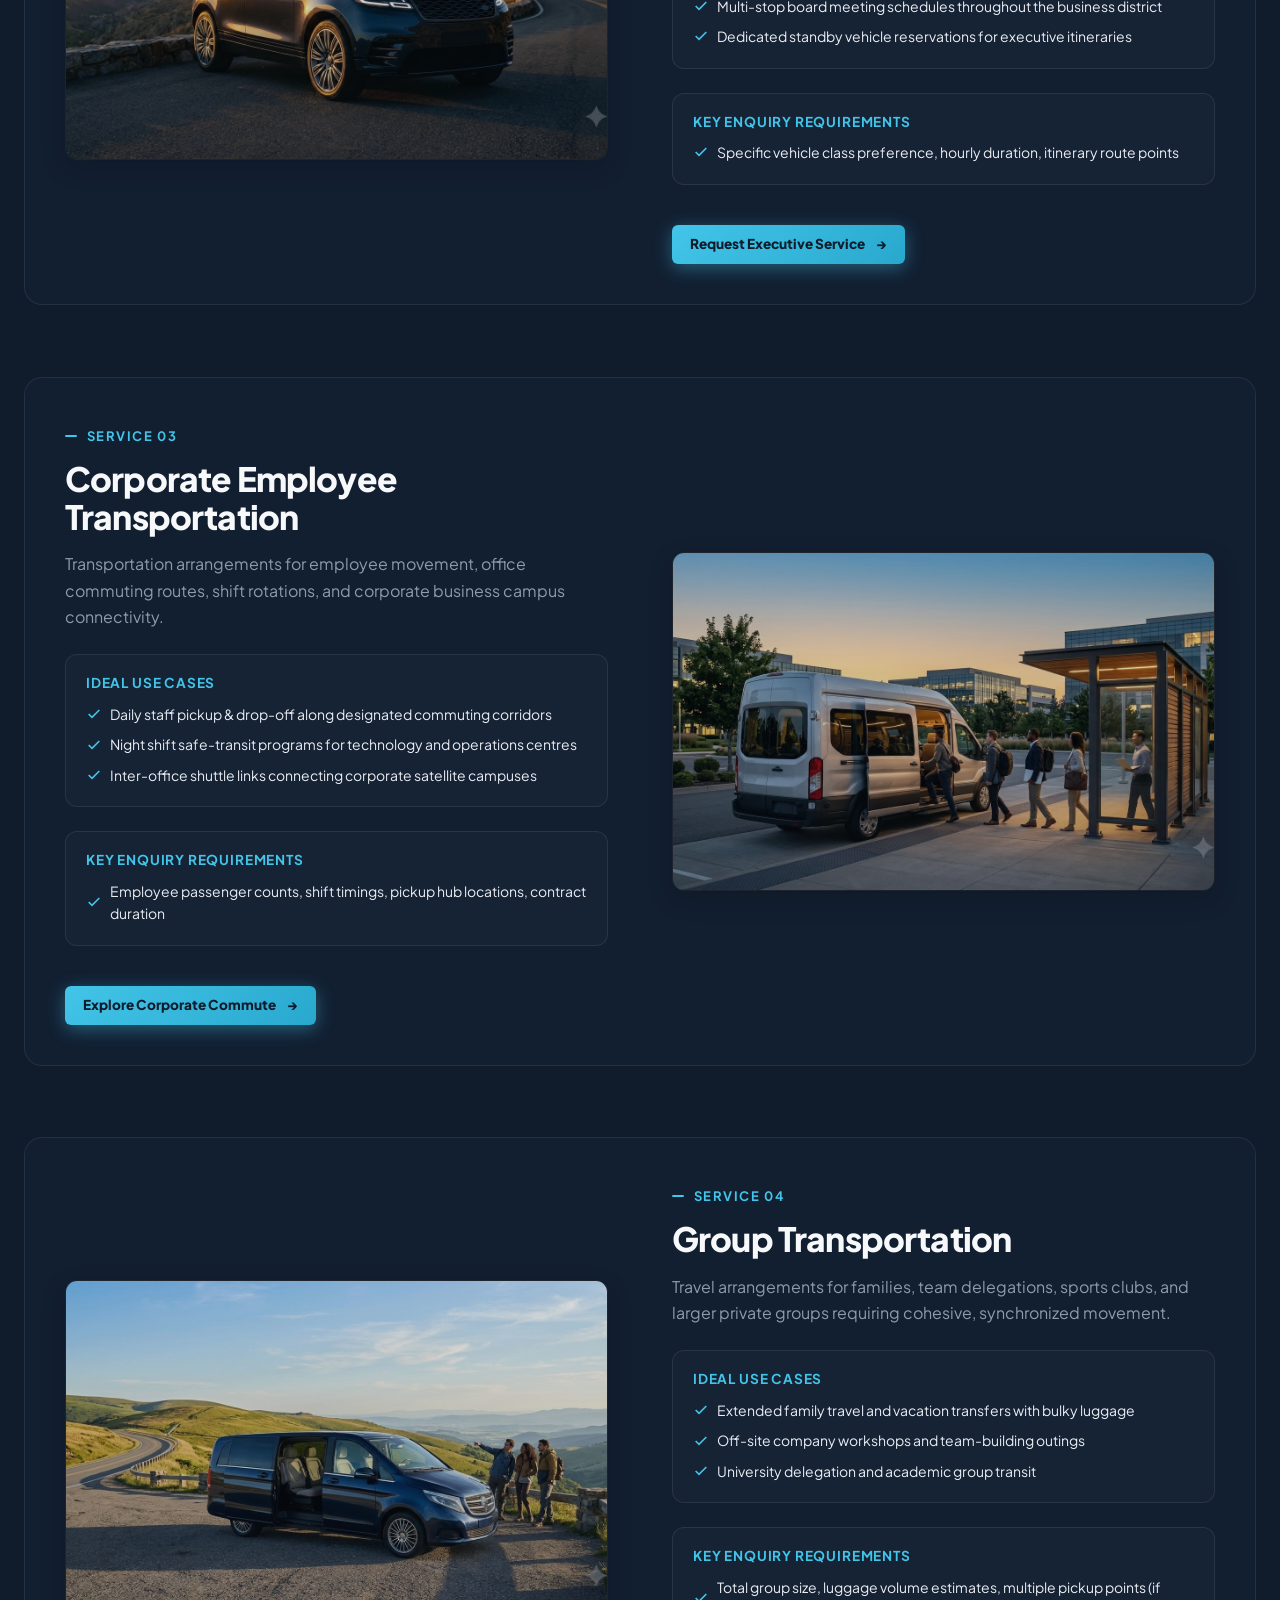
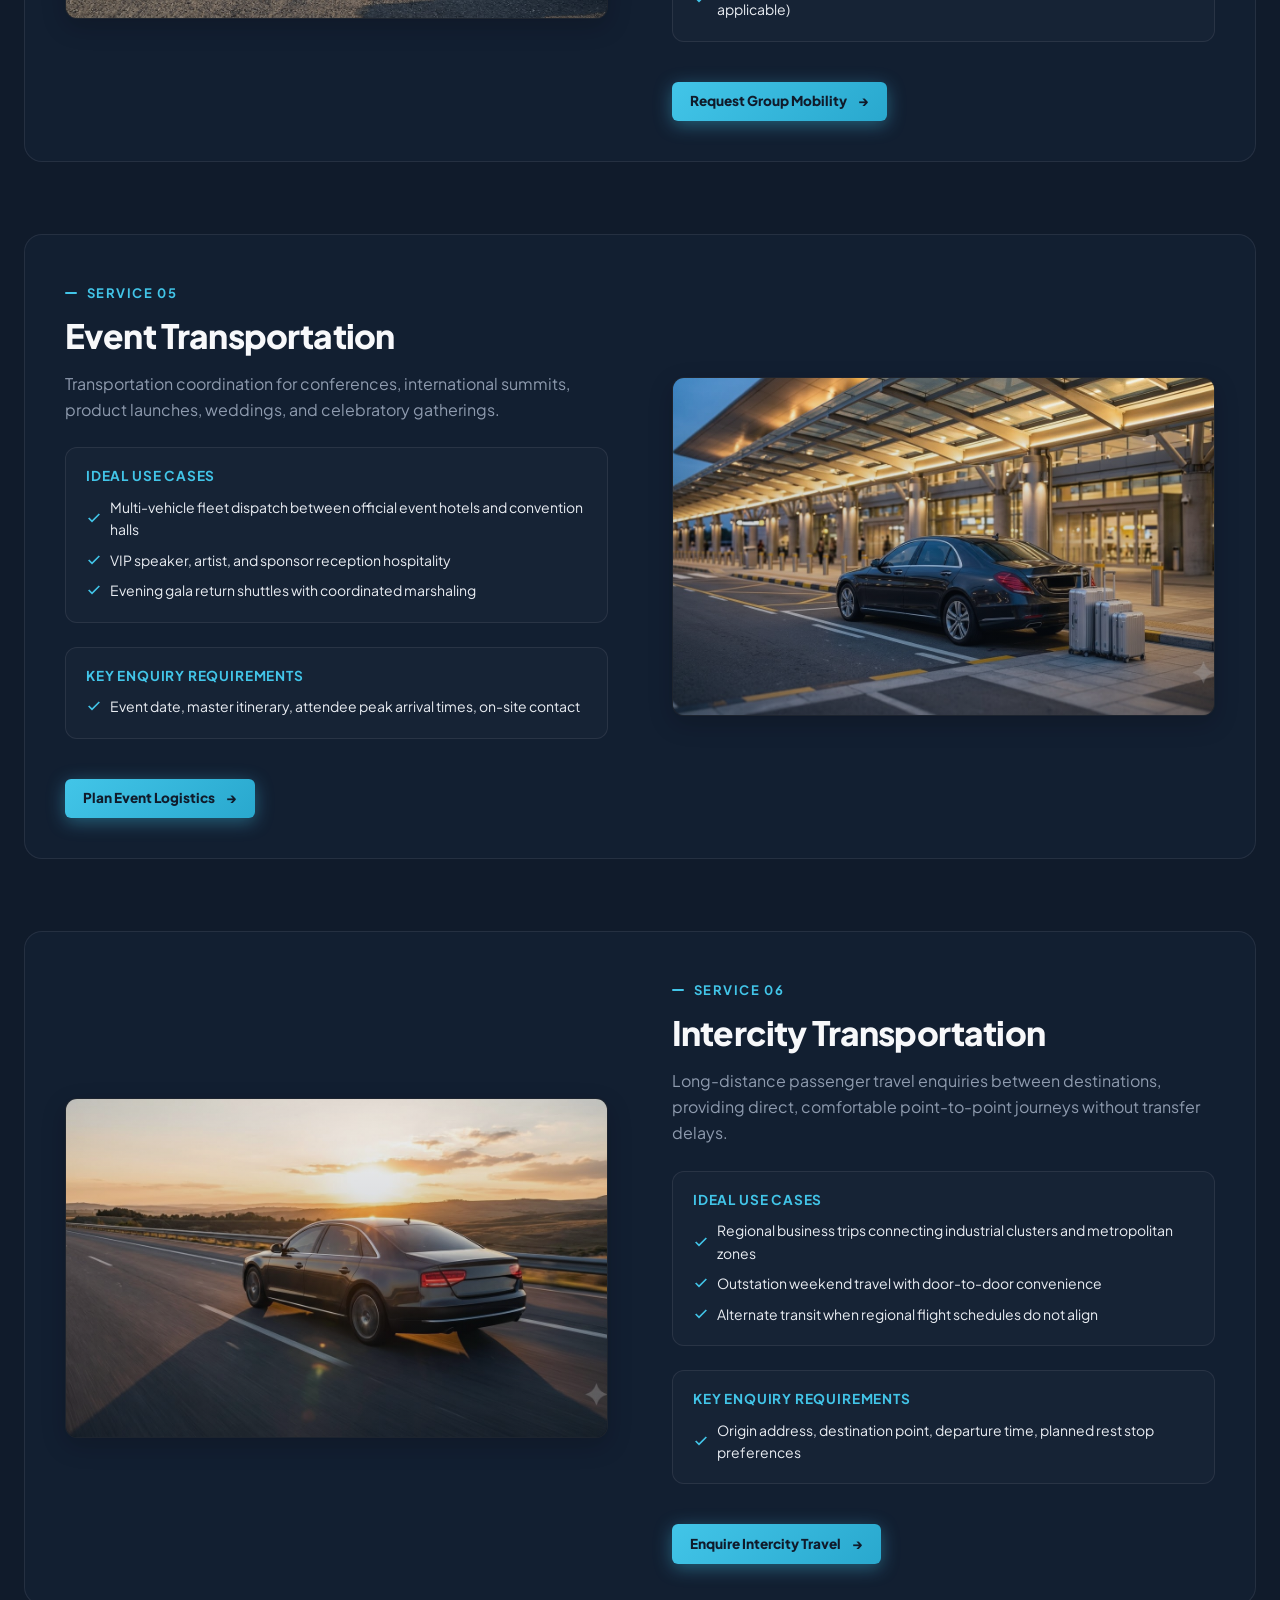
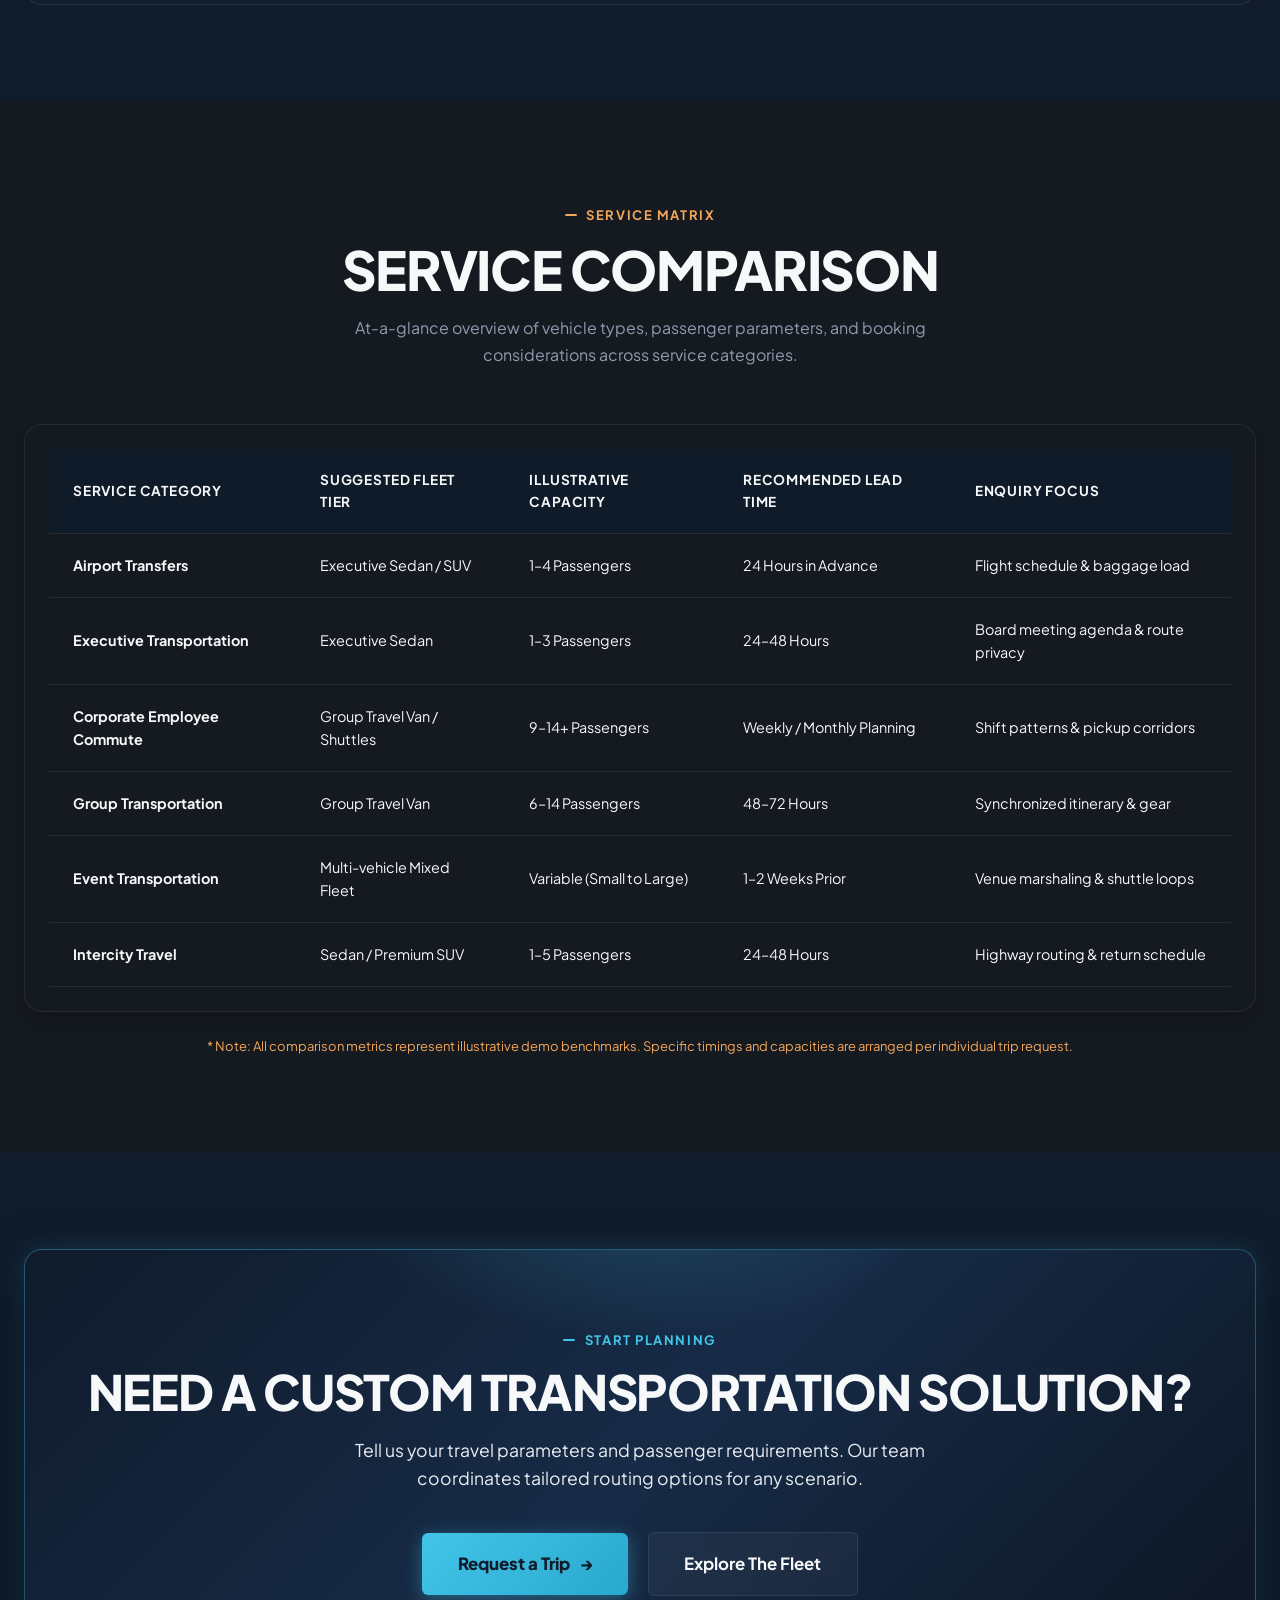
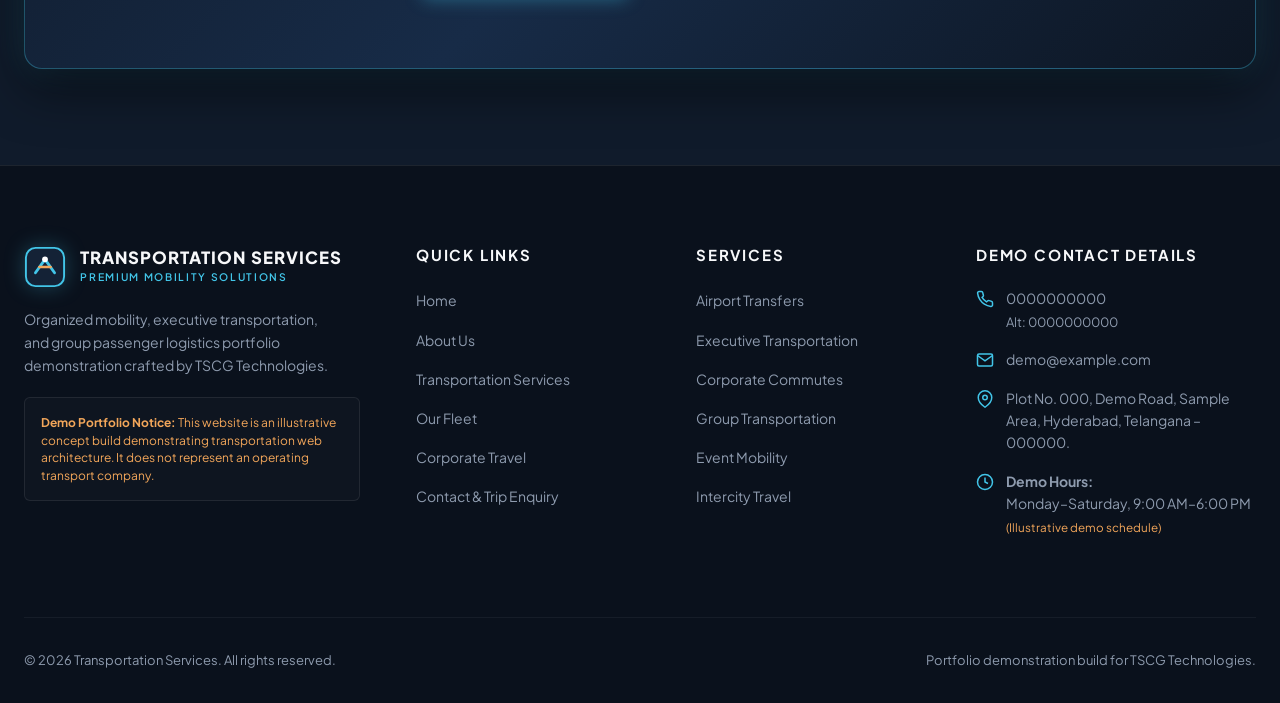
<file: services.html>
<!DOCTYPE html>
<html lang="en">
<head>
  <meta charset="UTF-8">
  <meta name="viewport" content="width=device-width, initial-scale=1.0">
  <title>Transportation Services | Comprehensive Passenger Mobility Solutions</title>
  <meta name="description" content="Explore our complete suite of passenger transportation services: airport transfers, executive travel, employee commute, group charter, and intercity trips.">
  <link rel="canonical" href="https://example.com/services.html">
  <meta property="og:title" content="Transportation Services | Passenger Mobility Solutions">
  <meta property="og:description" content="Structured passenger transportation services engineered for comfort, reliability, and punctuality.">
  <meta property="og:type" content="website">
  <link rel="stylesheet" href="css/style.css">
</head>
<body>

  <!-- Header -->
  <header class="site-header" role="banner">
    <div class="container nav-container">
      <a href="index.html" class="brand-identity" aria-label="Transportation Services Home">
        <div class="brand-symbol">
          <svg viewBox="0 0 44 44" fill="none" xmlns="http://www.w3.org/2000/svg" aria-hidden="true">
            <rect x="2" y="2" width="40" height="40" rx="10" stroke="url(#logoGlowServices)" stroke-width="2.5" fill="#142236"/>
            <path d="M12 28L22 14L32 28" stroke="#42C5E8" stroke-width="3" stroke-linecap="round" stroke-linejoin="round"/>
            <path d="M16 22H28" stroke="#F2A65A" stroke-width="2.5" stroke-linecap="round"/>
            <circle cx="22" cy="14" r="3" fill="#FFFFFF"/>
            <defs>
              <linearGradient id="logoGlowServices" x1="0" y1="0" x2="44" y2="44" gradientUnits="userSpaceOnUse">
                <stop stop-color="#42C5E8"/>
                <stop offset="1" stop-color="#2765A8"/>
              </linearGradient>
            </defs>
          </svg>
        </div>
        <div class="brand-text-block">
          <span class="brand-title">TRANSPORTATION SERVICES</span>
          <span class="brand-subline">Premium Mobility Solutions</span>
        </div>
      </a>

      <nav class="desktop-nav" aria-label="Main Navigation">
        <ul class="nav-list">
          <li><a href="index.html" class="nav-link">Home</a></li>
          <li><a href="about.html" class="nav-link">About</a></li>
          <li><a href="services.html" class="nav-link active">Services</a></li>
          <li><a href="fleet.html" class="nav-link">Fleet</a></li>
          <li><a href="corporate.html" class="nav-link">Corporate Travel</a></li>
          <li><a href="contact.html" class="nav-link">Contact</a></li>
        </ul>
        <div class="header-cta-group">
          <a href="contact.html" class="btn btn-primary btn-sm">
            <span>Request a Trip</span>
            <span class="btn-icon-arrow">→</span>
          </a>
        </div>
      </nav>

      <button class="mobile-nav-toggle" aria-label="Toggle navigation menu" aria-expanded="false" aria-controls="mobileDrawer">
        <span class="hamburger-line"></span>
        <span class="hamburger-line"></span>
        <span class="hamburger-line"></span>
      </button>
    </div>
  </header>

  <!-- Mobile Drawer -->
  <div class="mobile-drawer-backdrop" aria-hidden="true"></div>
  <aside class="mobile-drawer" aria-label="Mobile Navigation Drawer">
    <div class="mobile-drawer-top">
      <ul class="mobile-nav-list">
        <li><a href="index.html" class="mobile-nav-link">Home</a></li>
        <li><a href="about.html" class="mobile-nav-link">About</a></li>
        <li><a href="services.html" class="mobile-nav-link active">Services</a></li>
        <li><a href="fleet.html" class="mobile-nav-link">Fleet</a></li>
        <li><a href="corporate.html" class="mobile-nav-link">Corporate Travel</a></li>
        <li><a href="contact.html" class="mobile-nav-link">Contact</a></li>
      </ul>
    </div>
    <div class="mobile-drawer-bottom">
      <a href="contact.html" class="btn btn-cyan" style="width: 100%;">
        <span>Request a Trip</span>
        <span>→</span>
      </a>
      <p style="font-size: 0.75rem; color: var(--color-grey-muted); margin-top: 1.25rem; text-align: center;">
        TSCG Technologies Demo Portfolio
      </p>
    </div>
  </aside>

  <main id="main-content">

    <!-- ========================================================================
         Services Hero Banner
         ======================================================================== -->
    <section class="subpage-hero" aria-labelledby="services-hero-title">
      <div class="container">
        <div class="subpage-hero-grid">
          <div class="subpage-hero-content reveal">
            <nav class="breadcrumb-trail" aria-label="Breadcrumb">
              <a href="index.html">Home</a>
              <span class="breadcrumb-separator">/</span>
              <span>Services</span>
            </nav>
            <div class="eyebrow">Service Portfolio</div>
            <h1 id="services-hero-title" class="editorial-headline">
              TAILORED PASSENGER TRANSPORTATION.
            </h1>
            <p class="editorial-subheadline">
              Six core mobility offerings designed to solve varied transportation challenges with consistency, care, and professional coordination.
            </p>
          </div>
          <div class="reveal reveal-delay-2">
            <div class="image-placeholder aspect-21-9">
              <img src="images/services-hero-banner.jpeg" alt="Panoramic lineup of modern passenger vehicles at dawn against glass architecture" loading="eager" width="2560" height="1080">
              <div class="image-placeholder-overlay"></div>
            </div>
          </div>
        </div>
      </div>
    </section>

    <!-- ========================================================================
         Detailed Services List (6 Categories)
         ======================================================================== -->
    <section class="section-padding section-dark" aria-label="Detailed service categories">
      <div class="container">
        <div class="services-detailed-list">

          <!-- 1. Airport Transfers -->
          <article class="service-detail-item reveal" id="airport">
            <div>
              <span class="eyebrow">Service 01</span>
              <h2 class="editorial-headline" style="font-size: 2.1rem; margin-bottom: 1rem;">Airport Transfers</h2>
              <p style="color: var(--color-grey-muted); line-height: 1.65;">
                Airport pickup and drop-off transportation enquiries designed around terminal schedules, luggage handling, and calm, punctual arrivals.
              </p>

              <div class="service-specs-box">
                <h4>Ideal Use Cases</h4>
                <ul class="service-specs-list">
                  <li><svg width="16" height="16" viewBox="0 0 24 24" fill="none" stroke="currentColor" stroke-width="2.5"><polyline points="20 6 9 17 4 12"></polyline></svg> International and domestic flight departures &amp; arrivals</li>
                  <li><svg width="16" height="16" viewBox="0 0 24 24" fill="none" stroke="currentColor" stroke-width="2.5"><polyline points="20 6 9 17 4 12"></polyline></svg> Visiting business delegates requiring prompt curbside meet</li>
                  <li><svg width="16" height="16" viewBox="0 0 24 24" fill="none" stroke="currentColor" stroke-width="2.5"><polyline points="20 6 9 17 4 12"></polyline></svg> Family travel requiring ample baggage space</li>
                </ul>
              </div>

              <div class="service-specs-box">
                <h4>Key Enquiry Requirements</h4>
                <ul class="service-specs-list">
                  <li><svg width="16" height="16" viewBox="0 0 24 24" fill="none" stroke="currentColor" stroke-width="2.5"><polyline points="20 6 9 17 4 12"></polyline></svg> Flight number, terminal code, passenger count, luggage pieces</li>
                </ul>
              </div>

              <a href="contact.html?service=airport" class="btn btn-cyan btn-sm" style="margin-top: 1rem;">
                <span>Request Airport Transfer</span>
                <span>→</span>
              </a>
            </div>

            <div>
              <div class="image-placeholder aspect-16-10">
                <img src="images/service-airport-transfers.jpeg" alt="Passenger sedan positioned under illuminated airport departure ramp with luggage being assisted" loading="lazy" width="1920" height="1200">
                <div class="image-placeholder-overlay"></div>
              </div>
            </div>
          </article>

          <!-- 2. Executive Transportation -->
          <article class="service-detail-item reveal" id="executive">
            <div>
              <span class="eyebrow">Service 02</span>
              <h2 class="editorial-headline" style="font-size: 2.1rem; margin-bottom: 1rem;">Executive Transportation</h2>
              <p style="color: var(--color-grey-muted); line-height: 1.65;">
                Professional vehicle transportation for business executives, board directors, and corporate visitors demanding privacy, quiet surroundings, and flawless presentation.
              </p>

              <div class="service-specs-box">
                <h4>Ideal Use Cases</h4>
                <ul class="service-specs-list">
                  <li><svg width="16" height="16" viewBox="0 0 24 24" fill="none" stroke="currentColor" stroke-width="2.5"><polyline points="20 6 9 17 4 12"></polyline></svg> High-profile stakeholder transfers &amp; client hospitalities</li>
                  <li><svg width="16" height="16" viewBox="0 0 24 24" fill="none" stroke="currentColor" stroke-width="2.5"><polyline points="20 6 9 17 4 12"></polyline></svg> Multi-stop board meeting schedules throughout the business district</li>
                  <li><svg width="16" height="16" viewBox="0 0 24 24" fill="none" stroke="currentColor" stroke-width="2.5"><polyline points="20 6 9 17 4 12"></polyline></svg> Dedicated standby vehicle reservations for executive itineraries</li>
                </ul>
              </div>

              <div class="service-specs-box">
                <h4>Key Enquiry Requirements</h4>
                <ul class="service-specs-list">
                  <li><svg width="16" height="16" viewBox="0 0 24 24" fill="none" stroke="currentColor" stroke-width="2.5"><polyline points="20 6 9 17 4 12"></polyline></svg> Specific vehicle class preference, hourly duration, itinerary route points</li>
                </ul>
              </div>

              <a href="contact.html?service=executive" class="btn btn-cyan btn-sm" style="margin-top: 1rem;">
                <span>Request Executive Service</span>
                <span>→</span>
              </a>
            </div>

            <div>
              <div class="image-placeholder aspect-16-10">
                <img src="images/service-executive-travel.jpeg" alt="High-end executive saloon parked outside contemporary high-rise glass headquarters" loading="lazy" width="1920" height="1200">
                <div class="image-placeholder-overlay"></div>
              </div>
            </div>
          </article>

          <!-- 3. Corporate Employee Transportation -->
          <article class="service-detail-item reveal" id="employee">
            <div>
              <span class="eyebrow">Service 03</span>
              <h2 class="editorial-headline" style="font-size: 2.1rem; margin-bottom: 1rem;">Corporate Employee Transportation</h2>
              <p style="color: var(--color-grey-muted); line-height: 1.65;">
                Transportation arrangements for employee movement, office commuting routes, shift rotations, and corporate business campus connectivity.
              </p>

              <div class="service-specs-box">
                <h4>Ideal Use Cases</h4>
                <ul class="service-specs-list">
                  <li><svg width="16" height="16" viewBox="0 0 24 24" fill="none" stroke="currentColor" stroke-width="2.5"><polyline points="20 6 9 17 4 12"></polyline></svg> Daily staff pickup &amp; drop-off along designated commuting corridors</li>
                  <li><svg width="16" height="16" viewBox="0 0 24 24" fill="none" stroke="currentColor" stroke-width="2.5"><polyline points="20 6 9 17 4 12"></polyline></svg> Night shift safe-transit programs for technology and operations centres</li>
                  <li><svg width="16" height="16" viewBox="0 0 24 24" fill="none" stroke="currentColor" stroke-width="2.5"><polyline points="20 6 9 17 4 12"></polyline></svg> Inter-office shuttle links connecting corporate satellite campuses</li>
                </ul>
              </div>

              <div class="service-specs-box">
                <h4>Key Enquiry Requirements</h4>
                <ul class="service-specs-list">
                  <li><svg width="16" height="16" viewBox="0 0 24 24" fill="none" stroke="currentColor" stroke-width="2.5"><polyline points="20 6 9 17 4 12"></polyline></svg> Employee passenger counts, shift timings, pickup hub locations, contract duration</li>
                </ul>
              </div>

              <a href="corporate.html#enquiry" class="btn btn-cyan btn-sm" style="margin-top: 1rem;">
                <span>Explore Corporate Commute</span>
                <span>→</span>
              </a>
            </div>

            <div>
              <div class="image-placeholder aspect-16-10">
                <img src="images/service-corporate-commute.jpeg" alt="Organized employee shuttle vehicles loading outside modern corporate campus pavilion" loading="lazy" width="1920" height="1200">
                <div class="image-placeholder-overlay"></div>
              </div>
            </div>
          </article>

          <!-- 4. Group Transportation -->
          <article class="service-detail-item reveal" id="group">
            <div>
              <span class="eyebrow">Service 04</span>
              <h2 class="editorial-headline" style="font-size: 2.1rem; margin-bottom: 1rem;">Group Transportation</h2>
              <p style="color: var(--color-grey-muted); line-height: 1.65;">
                Travel arrangements for families, team delegations, sports clubs, and larger private groups requiring cohesive, synchronized movement.
              </p>

              <div class="service-specs-box">
                <h4>Ideal Use Cases</h4>
                <ul class="service-specs-list">
                  <li><svg width="16" height="16" viewBox="0 0 24 24" fill="none" stroke="currentColor" stroke-width="2.5"><polyline points="20 6 9 17 4 12"></polyline></svg> Extended family travel and vacation transfers with bulky luggage</li>
                  <li><svg width="16" height="16" viewBox="0 0 24 24" fill="none" stroke="currentColor" stroke-width="2.5"><polyline points="20 6 9 17 4 12"></polyline></svg> Off-site company workshops and team-building outings</li>
                  <li><svg width="16" height="16" viewBox="0 0 24 24" fill="none" stroke="currentColor" stroke-width="2.5"><polyline points="20 6 9 17 4 12"></polyline></svg> University delegation and academic group transit</li>
                </ul>
              </div>

              <div class="service-specs-box">
                <h4>Key Enquiry Requirements</h4>
                <ul class="service-specs-list">
                  <li><svg width="16" height="16" viewBox="0 0 24 24" fill="none" stroke="currentColor" stroke-width="2.5"><polyline points="20 6 9 17 4 12"></polyline></svg> Total group size, luggage volume estimates, multiple pickup points (if applicable)</li>
                </ul>
              </div>

              <a href="contact.html?service=group" class="btn btn-cyan btn-sm" style="margin-top: 1rem;">
                <span>Request Group Mobility</span>
                <span>→</span>
              </a>
            </div>

            <div>
              <div class="image-placeholder aspect-16-10">
                <img src="images/service-group-charter.jpeg" alt="Contemporary passenger van with wide doors welcoming a group of professional travellers" loading="lazy" width="1920" height="1200">
                <div class="image-placeholder-overlay"></div>
              </div>
            </div>
          </article>

          <!-- 5. Event Transportation -->
          <article class="service-detail-item reveal" id="event">
            <div>
              <span class="eyebrow">Service 05</span>
              <h2 class="editorial-headline" style="font-size: 2.1rem; margin-bottom: 1rem;">Event Transportation</h2>
              <p style="color: var(--color-grey-muted); line-height: 1.65;">
                Transportation coordination for conferences, international summits, product launches, weddings, and celebratory gatherings.
              </p>

              <div class="service-specs-box">
                <h4>Ideal Use Cases</h4>
                <ul class="service-specs-list">
                  <li><svg width="16" height="16" viewBox="0 0 24 24" fill="none" stroke="currentColor" stroke-width="2.5"><polyline points="20 6 9 17 4 12"></polyline></svg> Multi-vehicle fleet dispatch between official event hotels and convention halls</li>
                  <li><svg width="16" height="16" viewBox="0 0 24 24" fill="none" stroke="currentColor" stroke-width="2.5"><polyline points="20 6 9 17 4 12"></polyline></svg> VIP speaker, artist, and sponsor reception hospitality</li>
                  <li><svg width="16" height="16" viewBox="0 0 24 24" fill="none" stroke="currentColor" stroke-width="2.5"><polyline points="20 6 9 17 4 12"></polyline></svg> Evening gala return shuttles with coordinated marshaling</li>
                </ul>
              </div>

              <div class="service-specs-box">
                <h4>Key Enquiry Requirements</h4>
                <ul class="service-specs-list">
                  <li><svg width="16" height="16" viewBox="0 0 24 24" fill="none" stroke="currentColor" stroke-width="2.5"><polyline points="20 6 9 17 4 12"></polyline></svg> Event date, master itinerary, attendee peak arrival times, on-site contact</li>
                </ul>
              </div>

              <a href="contact.html?service=event" class="btn btn-cyan btn-sm" style="margin-top: 1rem;">
                <span>Plan Event Logistics</span>
                <span>→</span>
              </a>
            </div>

            <div>
              <div class="image-placeholder aspect-16-10">
                <img src="images/service-event-transport.jpeg" alt="Multiple executive vehicles queued with subtle illumination outside a world-class exhibition center" loading="lazy" width="1920" height="1200">
                <div class="image-placeholder-overlay"></div>
              </div>
            </div>
          </article>

          <!-- 6. Intercity Transportation -->
          <article class="service-detail-item reveal" id="intercity">
            <div>
              <span class="eyebrow">Service 06</span>
              <h2 class="editorial-headline" style="font-size: 2.1rem; margin-bottom: 1rem;">Intercity Transportation</h2>
              <p style="color: var(--color-grey-muted); line-height: 1.65;">
                Long-distance passenger travel enquiries between destinations, providing direct, comfortable point-to-point journeys without transfer delays.
              </p>

              <div class="service-specs-box">
                <h4>Ideal Use Cases</h4>
                <ul class="service-specs-list">
                  <li><svg width="16" height="16" viewBox="0 0 24 24" fill="none" stroke="currentColor" stroke-width="2.5"><polyline points="20 6 9 17 4 12"></polyline></svg> Regional business trips connecting industrial clusters and metropolitan zones</li>
                  <li><svg width="16" height="16" viewBox="0 0 24 24" fill="none" stroke="currentColor" stroke-width="2.5"><polyline points="20 6 9 17 4 12"></polyline></svg> Outstation weekend travel with door-to-door convenience</li>
                  <li><svg width="16" height="16" viewBox="0 0 24 24" fill="none" stroke="currentColor" stroke-width="2.5"><polyline points="20 6 9 17 4 12"></polyline></svg> Alternate transit when regional flight schedules do not align</li>
                </ul>
              </div>

              <div class="service-specs-box">
                <h4>Key Enquiry Requirements</h4>
                <ul class="service-specs-list">
                  <li><svg width="16" height="16" viewBox="0 0 24 24" fill="none" stroke="currentColor" stroke-width="2.5"><polyline points="20 6 9 17 4 12"></polyline></svg> Origin address, destination point, departure time, planned rest stop preferences</li>
                </ul>
              </div>

              <a href="contact.html?service=intercity" class="btn btn-cyan btn-sm" style="margin-top: 1rem;">
                <span>Enquire Intercity Travel</span>
                <span>→</span>
              </a>
            </div>

            <div>
              <div class="image-placeholder aspect-16-10">
                <img src="images/service-intercity-travel.jpeg" alt="Sleek executive vehicle navigating an expansive expressway highway at golden hour" loading="lazy" width="1920" height="1200">
                <div class="image-placeholder-overlay"></div>
              </div>
            </div>
          </article>

        </div>
      </div>
    </section>

    <!-- ========================================================================
         Service Comparison Section
         ======================================================================== -->
    <section class="section-padding section-charcoal" aria-labelledby="comparison-heading">
      <div class="container">
        <div class="section-header text-center reveal">
          <div class="eyebrow eyebrow-amber">Service Matrix</div>
          <h2 id="comparison-heading" class="editorial-headline">SERVICE COMPARISON</h2>
          <p class="editorial-subheadline">
            At-a-glance overview of vehicle types, passenger parameters, and booking considerations across service categories.
          </p>
        </div>

        <div class="comparison-table-wrapper reveal">
          <table class="comparison-table">
            <thead>
              <tr>
                <th>Service Category</th>
                <th>Suggested Fleet Tier</th>
                <th>Illustrative Capacity</th>
                <th>Recommended Lead Time</th>
                <th>Enquiry Focus</th>
              </tr>
            </thead>
            <tbody>
              <tr>
                <td>Airport Transfers</td>
                <td>Executive Sedan / SUV</td>
                <td>1–4 Passengers</td>
                <td>24 Hours in Advance</td>
                <td>Flight schedule &amp; baggage load</td>
              </tr>
              <tr>
                <td>Executive Transportation</td>
                <td>Executive Sedan</td>
                <td>1–3 Passengers</td>
                <td>24–48 Hours</td>
                <td>Board meeting agenda &amp; route privacy</td>
              </tr>
              <tr>
                <td>Corporate Employee Commute</td>
                <td>Group Travel Van / Shuttles</td>
                <td>9–14+ Passengers</td>
                <td>Weekly / Monthly Planning</td>
                <td>Shift patterns &amp; pickup corridors</td>
              </tr>
              <tr>
                <td>Group Transportation</td>
                <td>Group Travel Van</td>
                <td>6–14 Passengers</td>
                <td>48–72 Hours</td>
                <td>Synchronized itinerary &amp; gear</td>
              </tr>
              <tr>
                <td>Event Transportation</td>
                <td>Multi-vehicle Mixed Fleet</td>
                <td>Variable (Small to Large)</td>
                <td>1–2 Weeks Prior</td>
                <td>Venue marshaling &amp; shuttle loops</td>
              </tr>
              <tr>
                <td>Intercity Travel</td>
                <td>Sedan / Premium SUV</td>
                <td>1–5 Passengers</td>
                <td>24–48 Hours</td>
                <td>Highway routing &amp; return schedule</td>
              </tr>
            </tbody>
          </table>
        </div>

        <div style="margin-top: 1.5rem; text-align: center;">
          <p style="font-size: 0.8125rem; color: var(--color-amber);">
            * Note: All comparison metrics represent illustrative demo benchmarks. Specific timings and capacities are arranged per individual trip request.
          </p>
        </div>
      </div>
    </section>

    <!-- CTA -->
    <section class="section-padding section-dark">
      <div class="container">
        <div class="cta-banner-wrapper reveal">
          <div class="cta-banner-bg-glow"></div>
          <div class="eyebrow" style="justify-content: center;">Start Planning</div>
          <h2>NEED A CUSTOM TRANSPORTATION SOLUTION?</h2>
          <p>
            Tell us your travel parameters and passenger requirements. Our team coordinates tailored routing options for any scenario.
          </p>
          <div class="cta-actions">
            <a href="contact.html" class="btn btn-cyan btn-lg">
              <span>Request a Trip</span>
              <span class="btn-icon-arrow">→</span>
            </a>
            <a href="fleet.html" class="btn btn-outline btn-lg">
              <span>Explore The Fleet</span>
            </a>
          </div>
        </div>
      </div>
    </section>

  </main>

  <!-- Site Footer -->
  <footer class="site-footer" role="contentinfo">
    <div class="container">
      <div class="footer-top-grid">
        <div>
          <a href="index.html" class="brand-identity">
            <div class="brand-symbol">
              <svg viewBox="0 0 44 44" fill="none" xmlns="http://www.w3.org/2000/svg">
                <rect x="2" y="2" width="40" height="40" rx="10" stroke="#42C5E8" stroke-width="2" fill="#142236"/>
                <path d="M12 28L22 14L32 28" stroke="#42C5E8" stroke-width="3" stroke-linecap="round" stroke-linejoin="round"/>
                <path d="M16 22H28" stroke="#F2A65A" stroke-width="2.5" stroke-linecap="round"/>
                <circle cx="22" cy="14" r="3" fill="#FFFFFF"/>
              </svg>
            </div>
            <div class="brand-text-block">
              <span class="brand-title">TRANSPORTATION SERVICES</span>
              <span class="brand-subline">Premium Mobility Solutions</span>
            </div>
          </a>
          <p class="footer-brand-desc">
            Organized mobility, executive transportation, and group passenger logistics portfolio demonstration crafted by TSCG Technologies.
          </p>
          <div class="footer-disclaimer-card">
            <p><strong>Demo Portfolio Notice:</strong> This website is an illustrative concept build demonstrating transportation web architecture. It does not represent an operating transport company.</p>
          </div>
        </div>

        <div>
          <h4 class="footer-heading">Quick Links</h4>
          <ul class="footer-link-list">
            <li><a href="index.html">Home</a></li>
            <li><a href="about.html">About Us</a></li>
            <li><a href="services.html">Transportation Services</a></li>
            <li><a href="fleet.html">Our Fleet</a></li>
            <li><a href="corporate.html">Corporate Travel</a></li>
            <li><a href="contact.html">Contact &amp; Trip Enquiry</a></li>
          </ul>
        </div>

        <div>
          <h4 class="footer-heading">Services</h4>
          <ul class="footer-link-list">
            <li><a href="services.html#airport">Airport Transfers</a></li>
            <li><a href="services.html#executive">Executive Transportation</a></li>
            <li><a href="services.html#employee">Corporate Commutes</a></li>
            <li><a href="services.html#group">Group Transportation</a></li>
            <li><a href="services.html#event">Event Mobility</a></li>
            <li><a href="services.html#intercity">Intercity Travel</a></li>
          </ul>
        </div>

        <div>
          <h4 class="footer-heading">Demo Contact Details</h4>
          <div class="footer-contact-item">
            <svg width="18" height="18" viewBox="0 0 24 24" fill="none" stroke="currentColor" stroke-width="2"><path d="M22 16.92v3a2 2 0 0 1-2.18 2 19.79 19.79 0 0 1-8.63-3.07 19.5 19.5 0 0 1-6-6 19.79 19.79 0 0 1-3.07-8.67A2 2 0 0 1 4.11 2h3a2 2 0 0 1 2 1.72 12.84 12.84 0 0 0 .7 2.81 2 2 0 0 1-.45 2.11L8.09 9.91a16 16 0 0 0 6 6l1.27-1.27a2 2 0 0 1 2.11-.45 12.84 12.84 0 0 0 2.81.7A2 2 0 0 1 22 16.92z"></path></svg>
            <div>
              <span>0000000000</span><br>
              <span style="font-size: 0.8rem; color: var(--color-grey-muted);">Alt: 0000000000</span>
            </div>
          </div>
          <div class="footer-contact-item">
            <svg width="18" height="18" viewBox="0 0 24 24" fill="none" stroke="currentColor" stroke-width="2"><path d="M4 4h16c1.1 0 2 .9 2 2v12c0 1.1-.9 2-2 2H4c-1.1 0-2-.9-2-2V6c0-1.1.9-2 2-2z"></path><polyline points="22,6 12,13 2,6"></polyline></svg>
            <span>demo@example.com</span>
          </div>
          <div class="footer-contact-item">
            <svg width="18" height="18" viewBox="0 0 24 24" fill="none" stroke="currentColor" stroke-width="2"><path d="M21 10c0 7-9 13-9 13s-9-6-9-13a9 9 0 0 1 18 0z"></path><circle cx="12" cy="10" r="3"></circle></svg>
            <span>Plot No. 000, Demo Road, Sample Area, Hyderabad, Telangana – 000000.</span>
          </div>
          <div class="footer-contact-item">
            <svg width="18" height="18" viewBox="0 0 24 24" fill="none" stroke="currentColor" stroke-width="2"><circle cx="12" cy="12" r="10"></circle><polyline points="12 6 12 12 16 14"></polyline></svg>
            <div>
              <strong>Demo Hours:</strong><br>
              <span>Monday–Saturday, 9:00 AM–6:00 PM</span><br>
              <small style="color: var(--color-amber);">(Illustrative demo schedule)</small>
            </div>
          </div>
        </div>
      </div>

      <div class="footer-bottom-bar">
        <div>
          &copy; <span class="current-year">2026</span> Transportation Services. All rights reserved.
        </div>
        <div>
          Portfolio demonstration build for TSCG Technologies.
        </div>
      </div>
    </div>
  </footer>

  <script src="js/navigation.js"></script>
  <script src="js/animations.js"></script>
  <script src="js/main.js"></script>
</body>
</html>
</file>
<file: css/style.css>
/* ==========================================================================
   TSCG TECHNOLOGIES — PREMIUM TRANSPORTATION SERVICES PORTFOLIO DEMO
   CSS Stylesheet: Core Design System, Editorial Typography & Signature Motion
   ========================================================================== */

/* Google Fonts Import */
@import url('https://fonts.googleapis.com/css2?family=Plus+Jakarta+Sans:ital,wght@0,300;0,400;0,500;0,600;0,700;0,800;1,400;1,600&display=swap');

/* --- 1. CSS Custom Properties / Design Tokens --- */
:root {
  /* Brand Palette */
  --color-navy: #101B2B;
  --color-navy-dark: #0A111C;
  --color-navy-card: #142236;
  --color-charcoal: #151A21;
  --color-charcoal-light: #1E2530;
  --color-blue: #2765A8;
  --color-blue-dark: #1C4877;
  --color-blue-light: #3B82D6;
  --color-cyan: #42C5E8;
  --color-cyan-glow: rgba(66, 197, 232, 0.28);
  --color-white: #F7F8FA;
  --color-white-pure: #FFFFFF;
  --color-grey: #E9EDF2;
  --color-grey-muted: #8E9BAE;
  --color-grey-dark: #4A5568;
  --color-amber: #F2A65A;
  --color-amber-glow: rgba(242, 166, 90, 0.25);

  /* Borders & Surfaces */
  --border-glass: rgba(255, 255, 255, 0.08);
  --border-glass-bright: rgba(66, 197, 232, 0.35);
  --border-light: rgba(16, 27, 43, 0.09);
  --surface-glass-dark: rgba(16, 27, 43, 0.85);
  --surface-glass-card: rgba(21, 34, 53, 0.7);

  /* Typography */
  --font-sans: 'Plus Jakarta Sans', -apple-system, BlinkMacSystemFont, 'Segoe UI', Roboto, Helvetica, Arial, sans-serif;
  --tracking-tight: -0.025em;
  --tracking-wide: 0.06em;
  --tracking-wider: 0.12em;

  /* Shadows */
  --shadow-sm: 0 2px 8px rgba(0, 0, 0, 0.15);
  --shadow-md: 0 8px 24px rgba(0, 0, 0, 0.2);
  --shadow-lg: 0 16px 48px rgba(0, 0, 0, 0.35);
  --shadow-cyan: 0 0 30px rgba(66, 197, 232, 0.2);
  --shadow-blue: 0 8px 30px rgba(39, 101, 168, 0.3);

  /* Transitions */
  --transition-fast: 0.2s cubic-bezier(0.16, 1, 0.3, 1);
  --transition-base: 0.35s cubic-bezier(0.16, 1, 0.3, 1);
  --transition-smooth: 0.5s cubic-bezier(0.16, 1, 0.3, 1);

  /* Layout */
  --max-width: 1280px;
  --header-height: 84px;
  --radius-sm: 6px;
  --radius-md: 12px;
  --radius-lg: 18px;
  --radius-full: 9999px;
}

/* --- 2. CSS Reset & Base Elements --- */
*, *::before, *::after {
  box-sizing: border-box;
  margin: 0;
  padding: 0;
}

html {
  font-size: 16px;
  scroll-behavior: smooth;
  -webkit-font-smoothing: antialiased;
  -moz-osx-font-smoothing: grayscale;
}

body {
  font-family: var(--font-sans);
  background-color: var(--color-navy);
  color: var(--color-white);
  line-height: 1.6;
  overflow-x: hidden;
  position: relative;
}

img, svg, picture {
  display: block;
  max-width: 100%;
}

a {
  color: inherit;
  text-decoration: none;
  transition: color var(--transition-fast);
}

button, input, select, textarea {
  font-family: inherit;
  font-size: inherit;
  color: inherit;
}

button {
  cursor: pointer;
  border: none;
  background: none;
}

ul, ol {
  list-style: none;
}

/* Accessible focus visible */
:focus-visible {
  outline: 2px solid var(--color-cyan);
  outline-offset: 4px;
}

/* --- 3. Typography & Section Headings --- */
h1, h2, h3, h4, h5, h6 {
  font-weight: 700;
  line-height: 1.15;
  letter-spacing: var(--tracking-tight);
}

.eyebrow {
  display: inline-flex;
  align-items: center;
  gap: 0.6rem;
  font-size: 0.8125rem;
  font-weight: 700;
  text-transform: uppercase;
  letter-spacing: var(--tracking-wider);
  color: var(--color-cyan);
  margin-bottom: 0.85rem;
}

.eyebrow::before {
  content: '';
  width: 12px;
  height: 2px;
  background-color: var(--color-cyan);
  border-radius: var(--radius-full);
}

.eyebrow-amber {
  color: var(--color-amber);
}
.eyebrow-amber::before {
  background-color: var(--color-amber);
}

.editorial-headline {
  font-size: clamp(2rem, 4.2vw, 3.6rem);
  font-weight: 800;
  color: var(--color-white);
  line-height: 1.12;
}

.editorial-subheadline {
  font-size: clamp(1rem, 1.25vw, 1.25rem);
  color: var(--color-grey-muted);
  max-width: 680px;
  line-height: 1.65;
  margin-top: 1rem;
}

.section-header {
  margin-bottom: 3.5rem;
}
.section-header.text-center {
  text-align: center;
}
.section-header.text-center .editorial-subheadline {
  margin-left: auto;
  margin-right: auto;
}

/* --- 4. Layout & Containers --- */
.container {
  width: 100%;
  max-width: var(--max-width);
  margin-left: auto;
  margin-right: auto;
  padding-left: 1.5rem;
  padding-right: 1.5rem;
}

.container-wide {
  max-width: 1400px;
}

.section-padding {
  padding-top: 6rem;
  padding-bottom: 6rem;
  position: relative;
}

.section-padding-lg {
  padding-top: 8rem;
  padding-bottom: 8rem;
}

/* Theme Variations */
.section-dark {
  background-color: var(--color-navy);
  color: var(--color-white);
}

.section-charcoal {
  background-color: var(--color-charcoal);
  color: var(--color-white);
}

.section-light {
  background-color: var(--color-white);
  color: var(--color-navy);
}
.section-light h1,
.section-light h2,
.section-light h3,
.section-light h4 {
  color: var(--color-navy);
}
.section-light .editorial-subheadline,
.section-light p {
  color: var(--color-grey-dark);
}
.section-light .eyebrow {
  color: var(--color-blue);
}
.section-light .eyebrow::before {
  background-color: var(--color-blue);
}

/* --- 5. Navigation Bar --- */
.site-header {
  position: fixed;
  top: 0;
  left: 0;
  width: 100%;
  height: var(--header-height);
  z-index: 1000;
  transition: background-color var(--transition-base),
              backdrop-filter var(--transition-base),
              border-color var(--transition-base),
              box-shadow var(--transition-base);
  border-bottom: 1px solid transparent;
}

.site-header.scrolled {
  background-color: rgba(16, 27, 43, 0.94);
  backdrop-filter: blur(16px);
  -webkit-backdrop-filter: blur(16px);
  border-bottom: 1px solid var(--border-glass);
  box-shadow: 0 10px 30px rgba(0, 0, 0, 0.35);
}

.nav-container {
  display: flex;
  align-items: center;
  justify-content: space-between;
  height: 100%;
}

/* Brand Logo */
.brand-identity {
  display: flex;
  align-items: center;
  gap: 0.9rem;
  text-decoration: none;
}

.brand-symbol {
  width: 42px;
  height: 42px;
  flex-shrink: 0;
}

.brand-symbol svg {
  width: 100%;
  height: 100%;
  filter: drop-shadow(0 0 10px var(--color-cyan-glow));
}

.brand-text-block {
  display: flex;
  flex-direction: column;
}

.brand-title {
  font-size: 1.05rem;
  font-weight: 800;
  letter-spacing: var(--tracking-wide);
  color: var(--color-white);
  line-height: 1.1;
  text-transform: uppercase;
}

.brand-subline {
  font-size: 0.65rem;
  letter-spacing: 0.16em;
  color: var(--color-cyan);
  text-transform: uppercase;
  font-weight: 600;
  margin-top: 2px;
}

/* Desktop Navigation Menu */
.desktop-nav {
  display: flex;
  align-items: center;
  gap: 2rem;
}

.nav-list {
  display: flex;
  align-items: center;
  gap: 1.6rem;
}

.nav-link {
  font-size: 0.925rem;
  font-weight: 600;
  color: var(--color-grey);
  position: relative;
  padding: 0.4rem 0;
  transition: color var(--transition-fast);
}

.nav-link::after {
  content: '';
  position: absolute;
  bottom: 0;
  left: 0;
  width: 0;
  height: 2px;
  background: linear-gradient(90deg, var(--color-cyan), var(--color-blue-light));
  transition: width var(--transition-base);
  border-radius: var(--radius-full);
}

.nav-link:hover,
.nav-link.active {
  color: var(--color-white);
}

.nav-link:hover::after,
.nav-link.active::after {
  width: 100%;
}

.header-cta-group {
  display: flex;
  align-items: center;
  gap: 1rem;
}

/* Mobile Toggle Hamburger */
.mobile-nav-toggle {
  display: none;
  flex-direction: column;
  justify-content: center;
  gap: 5px;
  width: 44px;
  height: 44px;
  padding: 10px;
  border-radius: var(--radius-sm);
  background: rgba(255, 255, 255, 0.05);
  border: 1px solid var(--border-glass);
  color: var(--color-white);
  z-index: 1001;
}

.hamburger-line {
  display: block;
  width: 100%;
  height: 2px;
  background-color: var(--color-white);
  border-radius: 2px;
  transition: transform var(--transition-base), opacity var(--transition-fast);
}

.mobile-nav-toggle.open .hamburger-line:nth-child(1) {
  transform: translateY(7px) rotate(45deg);
}
.mobile-nav-toggle.open .hamburger-line:nth-child(2) {
  opacity: 0;
}
.mobile-nav-toggle.open .hamburger-line:nth-child(3) {
  transform: translateY(-7px) rotate(-45deg);
}

/* Mobile Drawer */
.mobile-drawer {
  position: fixed;
  top: 0;
  right: -100%;
  width: 100%;
  max-width: 380px;
  height: 100vh;
  background: var(--color-navy-dark);
  border-left: 1px solid var(--border-glass);
  padding: 6rem 2rem 2.5rem;
  display: flex;
  flex-direction: column;
  justify-content: space-between;
  box-shadow: -15px 0 40px rgba(0, 0, 0, 0.7);
  transition: right var(--transition-smooth);
  z-index: 999;
}

.mobile-drawer.open {
  right: 0;
}

.mobile-nav-list {
  display: flex;
  flex-direction: column;
  gap: 1.4rem;
}

.mobile-nav-link {
  font-size: 1.25rem;
  font-weight: 700;
  color: var(--color-grey);
  display: block;
  padding: 0.5rem 0;
  border-bottom: 1px solid rgba(255, 255, 255, 0.05);
  transition: color var(--transition-fast), padding-left var(--transition-fast);
}

.mobile-nav-link:hover,
.mobile-nav-link.active {
  color: var(--color-cyan);
  padding-left: 0.5rem;
}

.mobile-drawer-backdrop {
  position: fixed;
  top: 0;
  left: 0;
  width: 100vw;
  height: 100vh;
  background: rgba(10, 17, 28, 0.75);
  backdrop-filter: blur(4px);
  z-index: 998;
  opacity: 0;
  pointer-events: none;
  transition: opacity var(--transition-base);
}

.mobile-drawer-backdrop.active {
  opacity: 1;
  pointer-events: auto;
}

/* --- 6. Buttons & Interactive Controls --- */
.btn {
  display: inline-flex;
  align-items: center;
  justify-content: center;
  gap: 0.65rem;
  font-weight: 700;
  font-size: 0.9375rem;
  padding: 0.85rem 1.75rem;
  border-radius: var(--radius-sm);
  transition: transform var(--transition-fast),
              background var(--transition-fast),
              box-shadow var(--transition-fast),
              border-color var(--transition-fast);
  white-space: nowrap;
}

.btn-primary {
  background: linear-gradient(135deg, var(--color-blue), var(--color-blue-dark));
  color: var(--color-white);
  border: 1px solid rgba(66, 197, 232, 0.4);
  box-shadow: 0 4px 18px rgba(39, 101, 168, 0.35);
}

.btn-primary:hover {
  background: linear-gradient(135deg, var(--color-blue-light), var(--color-blue));
  transform: translateY(-2px);
  box-shadow: 0 8px 25px rgba(66, 197, 232, 0.4);
  color: var(--color-white);
}

.btn-cyan {
  background: linear-gradient(135deg, var(--color-cyan), #29A8CE);
  color: var(--color-navy);
  border: none;
  font-weight: 800;
  box-shadow: 0 4px 18px rgba(66, 197, 232, 0.4);
}

.btn-cyan:hover {
  background: linear-gradient(135deg, #64D3F0, var(--color-cyan));
  transform: translateY(-2px);
  box-shadow: 0 8px 26px rgba(66, 197, 232, 0.6);
}

.btn-outline {
  background: rgba(255, 255, 255, 0.04);
  color: var(--color-white);
  border: 1px solid var(--border-glass);
  backdrop-filter: blur(8px);
}

.btn-outline:hover {
  background: rgba(255, 255, 255, 0.1);
  border-color: rgba(255, 255, 255, 0.3);
  transform: translateY(-2px);
}

.btn-outline-dark {
  background: transparent;
  color: var(--color-navy);
  border: 1px solid var(--border-light);
}
.btn-outline-dark:hover {
  background: var(--color-navy);
  color: var(--color-white);
  border-color: var(--color-navy);
}

.btn-sm {
  padding: 0.55rem 1.15rem;
  font-size: 0.85rem;
}

.btn-lg {
  padding: 1.1rem 2.2rem;
  font-size: 1.05rem;
}

.btn-icon-arrow {
  display: inline-block;
  transition: transform var(--transition-fast);
}

.btn:hover .btn-icon-arrow {
  transform: translateX(4px);
}

/* Text link with arrow */
.text-link {
  display: inline-flex;
  align-items: center;
  gap: 0.5rem;
  font-size: 0.9rem;
  font-weight: 700;
  color: var(--color-cyan);
  transition: gap var(--transition-fast), color var(--transition-fast);
}

.text-link:hover {
  color: var(--color-white);
  gap: 0.75rem;
}

.text-link-dark {
  color: var(--color-blue);
}
.text-link-dark:hover {
  color: var(--color-navy);
}

/* --- 7. Cinematic Media & Image Presentation System --- */
.image-placeholder {
  position: relative;
  width: 100%;
  overflow: hidden;
  border-radius: var(--radius-md);
  background: #0A111C;
  border: 1px solid var(--border-glass);
  box-shadow: var(--shadow-md);
  transition: transform var(--transition-base), border-color var(--transition-base), box-shadow var(--transition-base);
}

.image-placeholder:hover {
  border-color: rgba(66, 197, 232, 0.4);
}

/* Aspect Ratios */
.aspect-16-9 { aspect-ratio: 16 / 9; }
.aspect-16-10 { aspect-ratio: 16 / 10; }
.aspect-21-9 { aspect-ratio: 21 / 9; }
.aspect-4-3 { aspect-ratio: 4 / 3; }
.aspect-1-1 { aspect-ratio: 1 / 1; }

/* Responsive Live Photography Styling */
.image-placeholder img {
  width: 100%;
  height: 100%;
  object-fit: cover;
  display: block;
  transition: transform 0.65s cubic-bezier(0.16, 1, 0.3, 1), filter var(--transition-base);
}

.image-placeholder:hover img,
.service-card-premium:hover .image-placeholder img,
.fleet-card:hover .image-placeholder img,
.service-detail-item:hover .image-placeholder img {
  transform: scale(1.045);
}

/* Subtle Cinematic Tone Overlay */
.image-placeholder-overlay {
  position: absolute;
  inset: 0;
  background: linear-gradient(180deg, rgba(16, 27, 43, 0.04) 0%, rgba(16, 27, 43, 0.35) 100%);
  pointer-events: none;
  transition: opacity var(--transition-base);
}

.image-placeholder:hover .image-placeholder-overlay {
  opacity: 0.65;
}

/* Modal Vehicle Image Frame */
.modal-vehicle-img-frame {
  position: relative;
  width: 100%;
  overflow: hidden;
  border-radius: var(--radius-md);
  border: 1px solid var(--border-glass-bright);
  background: #0A111C;
  margin-bottom: 1.5rem;
  box-shadow: var(--shadow-md);
  aspect-ratio: 16 / 10;
}

.modal-vehicle-img-frame img {
  width: 100%;
  height: 100%;
  object-fit: cover;
  display: block;
  transition: transform 0.5s ease;
}

/* Light Section Image Border Adjustment */
.section-light .image-placeholder {
  border-color: rgba(16, 27, 43, 0.15);
}

/* --- 8. Homepage Specific Sections --- */

/* Hero Section */
.hero-section {
  position: relative;
  min-height: calc(100vh - var(--header-height));
  margin-top: var(--header-height);
  padding: 4.5rem 0 6rem;
  display: flex;
  align-items: center;
  background: radial-gradient(circle at 80% 30%, rgba(39, 101, 168, 0.22) 0%, transparent 60%),
              radial-gradient(circle at 20% 70%, rgba(66, 197, 232, 0.12) 0%, transparent 50%),
              linear-gradient(180deg, var(--color-navy-dark) 0%, var(--color-navy) 100%);
  overflow: hidden;
}

/* Animated Route Background Canvas */
.hero-route-canvas {
  position: absolute;
  inset: 0;
  width: 100%;
  height: 100%;
  pointer-events: none;
  opacity: 0.45;
}

.hero-grid {
  display: grid;
  grid-template-columns: 1.05fr 1fr;
  align-items: center;
  gap: 3.5rem;
  position: relative;
  z-index: 3;
}

.hero-content {
  max-width: 620px;
}

.hero-headline {
  font-size: clamp(2.5rem, 4.8vw, 4.25rem);
  font-weight: 800;
  line-height: 1.08;
  letter-spacing: -0.03em;
  margin-bottom: 1.5rem;
  color: var(--color-white);
}

.hero-headline span.highlight-cyan {
  color: var(--color-cyan);
  text-shadow: 0 0 25px rgba(66, 197, 232, 0.35);
}

.hero-description {
  font-size: clamp(1.05rem, 1.25vw, 1.25rem);
  line-height: 1.65;
  color: var(--color-grey);
  margin-bottom: 2.25rem;
}

.hero-actions {
  display: flex;
  align-items: center;
  flex-wrap: wrap;
  gap: 1.2rem;
  margin-bottom: 2.5rem;
}

.hero-feature-tags {
  display: flex;
  align-items: center;
  gap: 1.5rem;
  padding-top: 1.5rem;
  border-top: 1px solid var(--border-glass);
}

.hero-tag-item {
  display: flex;
  align-items: center;
  gap: 0.5rem;
  font-size: 0.8125rem;
  font-weight: 600;
  color: var(--color-grey-muted);
}

.hero-tag-dot {
  width: 8px;
  height: 8px;
  border-radius: 50%;
  background-color: var(--color-cyan);
  box-shadow: 0 0 8px var(--color-cyan);
}

.hero-visual-wrapper {
  position: relative;
}

.hero-image-frame {
  position: relative;
  border-radius: var(--radius-lg);
  padding: 10px;
  background: linear-gradient(135deg, rgba(66, 197, 232, 0.3), rgba(39, 101, 168, 0.1), transparent 70%);
  box-shadow: 0 25px 60px rgba(0, 0, 0, 0.5);
}

/* Floating Waypoint Marker */
.waypoint-badge {
  position: absolute;
  background: rgba(16, 27, 43, 0.85);
  backdrop-filter: blur(12px);
  -webkit-backdrop-filter: blur(12px);
  border: 1px solid var(--border-glass-bright);
  padding: 0.75rem 1.1rem;
  border-radius: var(--radius-md);
  display: flex;
  align-items: center;
  gap: 0.75rem;
  box-shadow: var(--shadow-lg);
  z-index: 5;
  animation: floatCard 6s ease-in-out infinite alternate;
}

.waypoint-badge.waypoint-top {
  top: -20px;
  right: 25px;
}

.waypoint-badge.waypoint-bottom {
  bottom: -20px;
  left: 20px;
  animation-delay: -3s;
}

@keyframes floatCard {
  0% { transform: translateY(0); }
  100% { transform: translateY(-10px); }
}

.waypoint-icon-box {
  width: 36px;
  height: 36px;
  border-radius: var(--radius-sm);
  background: rgba(66, 197, 232, 0.15);
  color: var(--color-cyan);
  display: flex;
  align-items: center;
  justify-content: center;
}

.waypoint-meta {
  display: flex;
  flex-direction: column;
}

.waypoint-meta-title {
  font-size: 0.8125rem;
  font-weight: 700;
  color: var(--color-white);
}

.waypoint-meta-sub {
  font-size: 0.725rem;
  color: var(--color-cyan);
}

/* Section 3: Transportation At A Glance Strip */
.glance-strip {
  background: var(--color-charcoal);
  border-top: 1px solid var(--border-glass);
  border-bottom: 1px solid var(--border-glass);
  padding: 2.25rem 0;
  position: relative;
  z-index: 10;
}

.glance-grid {
  display: grid;
  grid-template-columns: repeat(4, 1fr);
  gap: 1.5rem;
}

.glance-item {
  display: flex;
  align-items: center;
  gap: 1.25rem;
  padding: 1rem 1.25rem;
  border-radius: var(--radius-md);
  background: rgba(255, 255, 255, 0.02);
  border: 1px solid transparent;
  transition: background var(--transition-base), border-color var(--transition-base), transform var(--transition-base);
}

.glance-item:hover {
  background: rgba(255, 255, 255, 0.05);
  border-color: var(--border-glass-bright);
  transform: translateY(-3px);
}

.glance-icon {
  width: 48px;
  height: 48px;
  border-radius: var(--radius-md);
  background: linear-gradient(135deg, rgba(39, 101, 168, 0.25), rgba(66, 197, 232, 0.1));
  border: 1px solid rgba(66, 197, 232, 0.25);
  display: flex;
  align-items: center;
  justify-content: center;
  color: var(--color-cyan);
  flex-shrink: 0;
}

.glance-item h3 {
  font-size: 1rem;
  font-weight: 700;
  color: var(--color-white);
  margin-bottom: 0.2rem;
}

.glance-item p {
  font-size: 0.8rem;
  color: var(--color-grey-muted);
}

/* Section 4: Services Showcase Grid */
.services-grid-4 {
  display: grid;
  grid-template-columns: repeat(2, 1fr);
  gap: 2rem;
}

.service-card-premium {
  background: var(--surface-glass-card);
  backdrop-filter: blur(10px);
  border: 1px solid var(--border-glass);
  border-radius: var(--radius-lg);
  overflow: hidden;
  display: flex;
  flex-direction: column;
  transition: transform var(--transition-base), box-shadow var(--transition-base), border-color var(--transition-base);
}

.service-card-premium:hover {
  transform: translateY(-6px);
  border-color: rgba(66, 197, 232, 0.4);
  box-shadow: 0 20px 40px rgba(0, 0, 0, 0.4);
}

.service-card-media {
  position: relative;
  overflow: hidden;
}

.service-card-media .image-placeholder {
  border-radius: var(--radius-lg) var(--radius-lg) 0 0;
  border: none;
  box-shadow: none;
}

.service-card-body {
  padding: 2rem;
  display: flex;
  flex-direction: column;
  flex-grow: 1;
}

.service-category-tag {
  font-size: 0.725rem;
  font-weight: 800;
  text-transform: uppercase;
  letter-spacing: var(--tracking-wider);
  color: var(--color-cyan);
  margin-bottom: 0.6rem;
}

.service-card-title {
  font-size: 1.35rem;
  font-weight: 700;
  color: var(--color-white);
  margin-bottom: 0.75rem;
}

.service-card-desc {
  font-size: 0.925rem;
  color: var(--color-grey-muted);
  line-height: 1.6;
  margin-bottom: 1.5rem;
  flex-grow: 1;
}

.service-card-footer {
  display: flex;
  align-items: center;
  justify-content: space-between;
  padding-top: 1.25rem;
  border-top: 1px solid var(--border-glass);
}

/* Section 5: Featured Fleet Grid */
.fleet-grid-3 {
  display: grid;
  grid-template-columns: repeat(3, 1fr);
  gap: 2rem;
}

.fleet-card {
  background: var(--surface-glass-card);
  border: 1px solid var(--border-glass);
  border-radius: var(--radius-lg);
  overflow: hidden;
  display: flex;
  flex-direction: column;
  transition: transform var(--transition-base), border-color var(--transition-base), box-shadow var(--transition-base);
}

.fleet-card:hover {
  transform: translateY(-8px);
  border-color: rgba(66, 197, 232, 0.4);
  box-shadow: 0 22px 45px rgba(0, 0, 0, 0.5);
}

.fleet-card-media {
  position: relative;
}

.fleet-card-media .image-placeholder {
  border-radius: var(--radius-lg) var(--radius-lg) 0 0;
  border: none;
  box-shadow: none;
}

.fleet-badge-floating {
  position: absolute;
  top: 1rem;
  right: 1rem;
  z-index: 5;
  background: rgba(16, 27, 43, 0.88);
  backdrop-filter: blur(8px);
  border: 1px solid var(--border-glass-bright);
  padding: 0.3rem 0.7rem;
  border-radius: var(--radius-full);
  font-size: 0.7rem;
  font-weight: 700;
  color: var(--color-cyan);
}

.fleet-card-body {
  padding: 1.75rem;
  display: flex;
  flex-direction: column;
  flex-grow: 1;
}

.fleet-category-name {
  font-size: 1.25rem;
  font-weight: 700;
  color: var(--color-white);
  margin-bottom: 0.4rem;
}

.fleet-suitability {
  font-size: 0.825rem;
  color: var(--color-grey-muted);
  margin-bottom: 1.25rem;
}

/* Illustrative Capacity Badges */
.fleet-capacity-row {
  display: flex;
  align-items: center;
  gap: 1rem;
  padding: 0.85rem;
  background: rgba(255, 255, 255, 0.03);
  border-radius: var(--radius-md);
  border: 1px solid var(--border-glass);
  margin-bottom: 1.25rem;
}

.capacity-item {
  display: flex;
  align-items: center;
  gap: 0.5rem;
  flex: 1;
}

.capacity-icon {
  width: 28px;
  height: 28px;
  border-radius: var(--radius-sm);
  background: rgba(66, 197, 232, 0.1);
  display: flex;
  align-items: center;
  justify-content: center;
  color: var(--color-cyan);
}

.capacity-data {
  display: flex;
  flex-direction: column;
}

.capacity-label {
  font-size: 0.65rem;
  text-transform: uppercase;
  color: var(--color-grey-muted);
  letter-spacing: 0.05em;
}

.capacity-value {
  font-size: 0.85rem;
  font-weight: 700;
  color: var(--color-white);
}

.demo-disclaimer-pill {
  font-size: 0.6875rem;
  color: var(--color-amber);
  display: inline-flex;
  align-items: center;
  gap: 0.35rem;
  margin-bottom: 1.25rem;
}

.fleet-card-actions {
  margin-top: auto;
  display: flex;
  gap: 0.75rem;
}

/* Section 6: Journey Experience Horizontal Timeline */
.journey-timeline-wrapper {
  position: relative;
  margin-top: 4rem;
}

.journey-connecting-line {
  position: absolute;
  top: 45px;
  left: 5%;
  width: 90%;
  height: 4px;
  background: rgba(255, 255, 255, 0.1);
  z-index: 1;
}

.journey-connecting-progress {
  width: 0%;
  height: 100%;
  background: linear-gradient(90deg, var(--color-cyan), var(--color-blue-light), var(--color-amber));
  transition: width 1.2s cubic-bezier(0.16, 1, 0.3, 1);
  box-shadow: 0 0 15px var(--color-cyan-glow);
}

.journey-steps-grid {
  display: grid;
  grid-template-columns: repeat(4, 1fr);
  gap: 2rem;
  position: relative;
  z-index: 2;
}

.journey-step-card {
  display: flex;
  flex-direction: column;
  align-items: flex-start;
}

.step-node-bubble {
  width: 68px;
  height: 68px;
  border-radius: 50%;
  background: var(--color-navy-dark);
  border: 2px solid var(--border-glass-bright);
  display: flex;
  align-items: center;
  justify-content: center;
  font-size: 1.25rem;
  font-weight: 800;
  color: var(--color-cyan);
  box-shadow: 0 0 20px rgba(0, 0, 0, 0.6);
  margin-bottom: 1.5rem;
  position: relative;
  transition: transform var(--transition-base), border-color var(--transition-base), box-shadow var(--transition-base);
}

.journey-step-card.active .step-node-bubble {
  border-color: var(--color-cyan);
  box-shadow: 0 0 25px var(--color-cyan-glow);
  transform: scale(1.08);
}

.step-title {
  font-size: 1.15rem;
  font-weight: 700;
  color: var(--color-white);
  margin-bottom: 0.6rem;
}

.step-desc {
  font-size: 0.875rem;
  color: var(--color-grey-muted);
  line-height: 1.55;
}

/* Section 7: Corporate Split Section */
.corporate-split-grid {
  display: grid;
  grid-template-columns: 1fr 1fr;
  align-items: center;
  gap: 4rem;
}

.corporate-feature-list {
  display: grid;
  grid-template-columns: repeat(2, 1fr);
  gap: 1.25rem;
  margin: 2rem 0 2.5rem;
}

.corporate-pill {
  display: flex;
  align-items: center;
  gap: 0.75rem;
  padding: 0.85rem 1rem;
  background: rgba(255, 255, 255, 0.03);
  border: 1px solid var(--border-glass);
  border-radius: var(--radius-md);
  font-size: 0.875rem;
  font-weight: 600;
  color: var(--color-white);
}

.corporate-pill svg {
  color: var(--color-cyan);
  flex-shrink: 0;
}

/* Section 8: Route Visualization */
.route-visual-card {
  position: relative;
  border-radius: var(--radius-lg);
  overflow: hidden;
  background: var(--color-charcoal);
  border: 1px solid var(--border-glass);
  padding: 3rem 2rem;
  box-shadow: var(--shadow-lg);
}

.route-svg-container {
  position: relative;
  width: 100%;
  height: 380px;
}

.route-svg-container svg {
  width: 100%;
  height: 100%;
}

.route-path-animated {
  stroke-dasharray: 12, 12;
  animation: routeDash 30s linear infinite;
}

@keyframes routeDash {
  to {
    stroke-dashoffset: -1000;
  }
}

.pulse-node {
  animation: nodePulse 2.5s ease-in-out infinite;
}

@keyframes nodePulse {
  0%, 100% { r: 6; opacity: 1; }
  50% { r: 12; opacity: 0.35; }
}

.route-label-banner {
  display: flex;
  align-items: center;
  justify-content: space-between;
  margin-top: 1.5rem;
  padding-top: 1.5rem;
  border-top: 1px solid var(--border-glass);
  flex-wrap: wrap;
  gap: 1rem;
}

.route-demo-note {
  font-size: 0.8rem;
  color: var(--color-amber);
}

/* Section 9: Value Propositions (Why Choose) */
.values-grid-4 {
  display: grid;
  grid-template-columns: repeat(4, 1fr);
  gap: 2rem;
}

.value-card {
  padding: 2.25rem 1.75rem;
  background: var(--surface-glass-card);
  border: 1px solid var(--border-glass);
  border-radius: var(--radius-md);
  transition: transform var(--transition-base), border-color var(--transition-base);
}

.value-card:hover {
  transform: translateY(-5px);
  border-color: rgba(66, 197, 232, 0.35);
}

.value-icon-box {
  width: 52px;
  height: 52px;
  border-radius: var(--radius-md);
  background: linear-gradient(135deg, rgba(39, 101, 168, 0.25), rgba(66, 197, 232, 0.1));
  border: 1px solid rgba(66, 197, 232, 0.25);
  display: flex;
  align-items: center;
  justify-content: center;
  color: var(--color-cyan);
  margin-bottom: 1.5rem;
}

.value-card h3 {
  font-size: 1.15rem;
  font-weight: 700;
  color: var(--color-white);
  margin-bottom: 0.6rem;
}

.value-card p {
  font-size: 0.875rem;
  color: var(--color-grey-muted);
  line-height: 1.6;
}

/* Section 10: Final CTA Banner */
.cta-banner-wrapper {
  background: linear-gradient(135deg, #101B2B 0%, #172B47 50%, #0D1623 100%);
  border: 1px solid var(--border-glass-bright);
  border-radius: var(--radius-lg);
  padding: 4.5rem 3rem;
  text-align: center;
  position: relative;
  overflow: hidden;
  box-shadow: 0 20px 50px rgba(0, 0, 0, 0.5), var(--shadow-cyan);
}

.cta-banner-bg-glow {
  position: absolute;
  top: -50%;
  left: 50%;
  transform: translateX(-50%);
  width: 600px;
  height: 300px;
  background: radial-gradient(ellipse, rgba(66, 197, 232, 0.2) 0%, transparent 70%);
  pointer-events: none;
}

.cta-banner-wrapper h2 {
  font-size: clamp(2rem, 3.8vw, 3.25rem);
  font-weight: 800;
  margin-bottom: 1rem;
}

.cta-banner-wrapper p {
  font-size: 1.1rem;
  color: var(--color-grey);
  max-width: 600px;
  margin: 0 auto 2.5rem;
}

.cta-actions {
  display: flex;
  justify-content: center;
  align-items: center;
  gap: 1.25rem;
  flex-wrap: wrap;
}

/* --- 9. Site Footer --- */
.site-footer {
  background-color: var(--color-navy-dark);
  border-top: 1px solid var(--border-glass);
  padding: 5rem 0 2rem;
  color: var(--color-grey);
  position: relative;
}

.footer-top-grid {
  display: grid;
  grid-template-columns: 1.5fr 1fr 1fr 1.25fr;
  gap: 3.5rem;
  margin-bottom: 4rem;
}

.footer-brand-desc {
  font-size: 0.875rem;
  color: var(--color-grey-muted);
  margin-top: 1.25rem;
  line-height: 1.65;
  max-width: 320px;
}

.footer-heading {
  font-size: 0.9375rem;
  font-weight: 700;
  text-transform: uppercase;
  letter-spacing: var(--tracking-wider);
  color: var(--color-white);
  margin-bottom: 1.5rem;
}

.footer-link-list {
  display: flex;
  flex-direction: column;
  gap: 0.85rem;
}

.footer-link-list a {
  font-size: 0.875rem;
  color: var(--color-grey-muted);
  transition: color var(--transition-fast), transform var(--transition-fast);
  display: inline-block;
}

.footer-link-list a:hover {
  color: var(--color-cyan);
  transform: translateX(3px);
}

.footer-contact-item {
  display: flex;
  align-items: flex-start;
  gap: 0.75rem;
  font-size: 0.875rem;
  color: var(--color-grey-muted);
  margin-bottom: 1rem;
}

.footer-contact-item svg {
  color: var(--color-cyan);
  flex-shrink: 0;
  margin-top: 3px;
}

.footer-disclaimer-card {
  padding: 1rem;
  background: rgba(255, 255, 255, 0.02);
  border: 1px solid var(--border-glass);
  border-radius: var(--radius-sm);
  margin-top: 1.25rem;
}

.footer-disclaimer-card p {
  font-size: 0.75rem;
  color: var(--color-amber);
  line-height: 1.45;
}

.footer-bottom-bar {
  display: flex;
  align-items: center;
  justify-content: space-between;
  padding-top: 2rem;
  border-top: 1px solid rgba(255, 255, 255, 0.05);
  font-size: 0.8125rem;
  color: var(--color-grey-muted);
  flex-wrap: wrap;
  gap: 1rem;
}

.footer-bottom-bar a {
  color: var(--color-grey-muted);
}
.footer-bottom-bar a:hover {
  color: var(--color-white);
}

/* --- 10. Inner Pages: Common Subpage Hero Banner --- */
.subpage-hero {
  position: relative;
  margin-top: var(--header-height);
  padding: 5rem 0 4.5rem;
  background: linear-gradient(180deg, var(--color-navy-dark) 0%, var(--color-navy) 100%);
  border-bottom: 1px solid var(--border-glass);
  overflow: hidden;
}

.subpage-hero-grid {
  display: grid;
  grid-template-columns: 1.2fr 0.8fr;
  align-items: center;
  gap: 3rem;
}

.subpage-hero-content {
  position: relative;
  z-index: 2;
}

.breadcrumb-trail {
  display: flex;
  align-items: center;
  gap: 0.5rem;
  font-size: 0.8125rem;
  color: var(--color-grey-muted);
  margin-bottom: 1rem;
}

.breadcrumb-trail a {
  color: var(--color-grey-muted);
}
.breadcrumb-trail a:hover {
  color: var(--color-cyan);
}

.breadcrumb-separator {
  color: var(--border-glass-bright);
}

/* --- 11. About Page Layout Elements --- */
.split-content-row {
  display: grid;
  grid-template-columns: 1fr 1fr;
  align-items: center;
  gap: 4rem;
  margin-bottom: 5rem;
}

.split-content-row.reversed {
  direction: rtl;
}
.split-content-row.reversed > * {
  direction: ltr;
}

.philosophy-grid-3 {
  display: grid;
  grid-template-columns: repeat(3, 1fr);
  gap: 2rem;
}

.philosophy-card {
  padding: 2.5rem 2rem;
  background: var(--surface-glass-card);
  border: 1px solid var(--border-glass);
  border-radius: var(--radius-md);
  position: relative;
  overflow: hidden;
}

.philosophy-number {
  font-size: 3.5rem;
  font-weight: 800;
  line-height: 1;
  color: rgba(66, 197, 232, 0.12);
  margin-bottom: 0.75rem;
  font-family: monospace;
}

.philosophy-card h3 {
  font-size: 1.25rem;
  color: var(--color-white);
  margin-bottom: 0.75rem;
}

.philosophy-card p {
  font-size: 0.9rem;
  color: var(--color-grey-muted);
  line-height: 1.6;
}

/* --- 12. Services Page Layout Elements --- */
.services-detailed-list {
  display: flex;
  flex-direction: column;
  gap: 4.5rem;
}

.service-detail-item {
  display: grid;
  grid-template-columns: 1fr 1fr;
  align-items: center;
  gap: 4rem;
  background: var(--surface-glass-card);
  border: 1px solid var(--border-glass);
  border-radius: var(--radius-lg);
  padding: 2.5rem;
  transition: border-color var(--transition-base);
}

.service-detail-item:hover {
  border-color: rgba(66, 197, 232, 0.35);
}

.service-detail-item:nth-child(even) {
  grid-template-columns: 1fr 1fr;
  direction: rtl;
}
.service-detail-item:nth-child(even) > * {
  direction: ltr;
}

.service-specs-box {
  margin: 1.5rem 0;
  padding: 1.25rem;
  background: rgba(255, 255, 255, 0.02);
  border-radius: var(--radius-md);
  border: 1px solid var(--border-glass);
}

.service-specs-box h4 {
  font-size: 0.85rem;
  text-transform: uppercase;
  letter-spacing: var(--tracking-wide);
  color: var(--color-cyan);
  margin-bottom: 0.75rem;
}

.service-specs-list {
  display: flex;
  flex-direction: column;
  gap: 0.5rem;
}

.service-specs-list li {
  display: flex;
  align-items: center;
  gap: 0.5rem;
  font-size: 0.875rem;
  color: var(--color-grey);
}

.service-specs-list svg {
  color: var(--color-cyan);
  flex-shrink: 0;
}

/* Service Comparison Table */
.comparison-table-wrapper {
  overflow-x: auto;
  background: var(--color-charcoal);
  border: 1px solid var(--border-glass);
  border-radius: var(--radius-lg);
  padding: 1.5rem;
  box-shadow: var(--shadow-md);
}

.comparison-table {
  width: 100%;
  border-collapse: collapse;
  text-align: left;
  font-size: 0.9rem;
}

.comparison-table th,
.comparison-table td {
  padding: 1.25rem 1.5rem;
  border-bottom: 1px solid var(--border-glass);
}

.comparison-table th {
  background: rgba(16, 27, 43, 0.9);
  color: var(--color-white);
  font-weight: 700;
  font-size: 0.85rem;
  text-transform: uppercase;
  letter-spacing: var(--tracking-wide);
}

.comparison-table tbody tr:hover {
  background: rgba(255, 255, 255, 0.02);
}

.comparison-table td:first-child {
  font-weight: 700;
  color: var(--color-white);
}

/* --- 13. Fleet Page Interactive Showcase --- */
.fleet-filter-bar {
  display: flex;
  align-items: center;
  justify-content: center;
  gap: 0.75rem;
  flex-wrap: wrap;
  margin-bottom: 3.5rem;
}

.filter-btn {
  padding: 0.65rem 1.4rem;
  font-size: 0.875rem;
  font-weight: 700;
  color: var(--color-grey);
  border: 1px solid var(--border-glass);
  border-radius: var(--radius-full);
  background: rgba(255, 255, 255, 0.03);
  transition: all var(--transition-fast);
}

.filter-btn:hover {
  color: var(--color-white);
  background: rgba(255, 255, 255, 0.08);
  border-color: rgba(255, 255, 255, 0.2);
}

.filter-btn.active {
  background: var(--color-cyan);
  color: var(--color-navy);
  border-color: var(--color-cyan);
  box-shadow: 0 0 18px var(--color-cyan-glow);
}

/* Vehicle Detail Modal */
.modal-overlay {
  position: fixed;
  inset: 0;
  background: rgba(10, 17, 28, 0.85);
  backdrop-filter: blur(10px);
  -webkit-backdrop-filter: blur(10px);
  z-index: 2000;
  display: flex;
  align-items: center;
  justify-content: center;
  padding: 1.5rem;
  opacity: 0;
  pointer-events: none;
  transition: opacity var(--transition-base);
}

.modal-overlay.active {
  opacity: 1;
  pointer-events: auto;
}

.modal-container {
  width: 100%;
  max-width: 780px;
  background: var(--color-navy-dark);
  border: 1px solid var(--border-glass-bright);
  border-radius: var(--radius-lg);
  box-shadow: 0 25px 60px rgba(0, 0, 0, 0.75);
  overflow: hidden;
  position: relative;
  transform: translateY(20px) scale(0.97);
  transition: transform var(--transition-base);
}

.modal-overlay.active .modal-container {
  transform: translateY(0) scale(1);
}

.modal-close-btn {
  position: absolute;
  top: 1.25rem;
  right: 1.25rem;
  width: 38px;
  height: 38px;
  border-radius: 50%;
  background: rgba(255, 255, 255, 0.08);
  border: 1px solid var(--border-glass);
  color: var(--color-white);
  display: flex;
  align-items: center;
  justify-content: center;
  z-index: 10;
  transition: background var(--transition-fast), transform var(--transition-fast);
}

.modal-close-btn:hover {
  background: rgba(255, 255, 255, 0.2);
  transform: rotate(90deg);
}

.modal-body {
  padding: 2.25rem;
  max-height: 85vh;
  overflow-y: auto;
}

.modal-vehicle-header {
  margin-bottom: 1.5rem;
}

.modal-vehicle-title {
  font-size: 1.75rem;
  font-weight: 800;
  color: var(--color-white);
}

.modal-specs-table {
  width: 100%;
  margin: 1.5rem 0;
  border-collapse: collapse;
}

.modal-specs-table td {
  padding: 0.85rem 1rem;
  border-bottom: 1px solid var(--border-glass);
  font-size: 0.9rem;
}

.modal-specs-table td:first-child {
  color: var(--color-grey-muted);
  width: 45%;
}

.modal-specs-table td:last-child {
  color: var(--color-white);
  font-weight: 600;
}

/* --- 14. Forms & Interactive Inputs --- */
.form-shell {
  background: var(--surface-glass-card);
  border: 1px solid var(--border-glass);
  border-radius: var(--radius-lg);
  padding: 2.75rem;
  box-shadow: var(--shadow-lg);
}

.form-grid-2 {
  display: grid;
  grid-template-columns: repeat(2, 1fr);
  gap: 1.5rem;
}

.form-group {
  display: flex;
  flex-direction: column;
  gap: 0.45rem;
}

.form-group.full-width {
  grid-column: 1 / -1;
}

.form-label {
  font-size: 0.85rem;
  font-weight: 700;
  color: var(--color-grey);
  display: flex;
  align-items: center;
  justify-content: space-between;
}

.form-label .req {
  color: var(--color-cyan);
}

.form-control {
  width: 100%;
  background: rgba(10, 17, 28, 0.7);
  border: 1px solid var(--border-glass);
  border-radius: var(--radius-sm);
  padding: 0.85rem 1rem;
  color: var(--color-white);
  font-size: 0.9375rem;
  transition: border-color var(--transition-fast), box-shadow var(--transition-fast);
}

.form-control:focus {
  outline: none;
  border-color: var(--color-cyan);
  box-shadow: 0 0 0 3px rgba(66, 197, 232, 0.2);
}

.form-control.is-invalid {
  border-color: #F87171;
  box-shadow: 0 0 0 3px rgba(248, 113, 113, 0.2);
}

select.form-control {
  appearance: none;
  background-image: url("data:image/svg+xml;charset=UTF-8,%3csvg xmlns='http://www.w3.org/2000/svg' viewBox='0 0 24 24' fill='none' stroke='%2342C5E8' stroke-width='2' stroke-linecap='round' stroke-linejoin='round'%3e%3cpolyline points='6 9 12 15 18 9'%3e%3c/polyline%3e%3c/svg%3e");
  background-repeat: no-repeat;
  background-position: right 1rem center;
  background-size: 1.1em;
  padding-right: 2.5rem;
}

select.form-control option {
  background-color: var(--color-navy-dark);
  color: var(--color-white);
}

textarea.form-control {
  resize: vertical;
  min-height: 110px;
}

.error-feedback {
  font-size: 0.75rem;
  color: #F87171;
  display: none;
}

.error-feedback.visible {
  display: block;
}

/* Polished Demo Form Alert / Toast */
.form-response-alert {
  display: none;
  padding: 1.25rem 1.5rem;
  border-radius: var(--radius-md);
  margin-top: 1.5rem;
  font-size: 0.9rem;
  line-height: 1.5;
  animation: fadeIn 0.4s ease;
}

.form-response-alert.success {
  display: flex;
  align-items: flex-start;
  gap: 1rem;
  background: rgba(39, 101, 168, 0.2);
  border: 1px solid var(--border-glass-bright);
  color: var(--color-white);
}

.form-response-alert.success svg {
  color: var(--color-cyan);
  flex-shrink: 0;
  margin-top: 2px;
}

/* --- 15. FAQ Accordion --- */
.faq-list {
  display: flex;
  flex-direction: column;
  gap: 1rem;
}

.faq-item {
  background: var(--surface-glass-card);
  border: 1px solid var(--border-glass);
  border-radius: var(--radius-md);
  overflow: hidden;
  transition: border-color var(--transition-fast);
}

.faq-item:hover {
  border-color: rgba(66, 197, 232, 0.3);
}

.faq-question-btn {
  width: 100%;
  padding: 1.25rem 1.5rem;
  text-align: left;
  display: flex;
  align-items: center;
  justify-content: space-between;
  gap: 1rem;
  font-weight: 700;
  font-size: 1.05rem;
  color: var(--color-white);
}

.faq-chevron {
  transition: transform var(--transition-base);
  color: var(--color-cyan);
  flex-shrink: 0;
}

.faq-item.active .faq-chevron {
  transform: rotate(180deg);
}

.faq-answer {
  max-height: 0;
  overflow: hidden;
  transition: max-height var(--transition-base), padding var(--transition-base);
  padding: 0 1.5rem;
  color: var(--color-grey-muted);
  font-size: 0.925rem;
  line-height: 1.6;
}

.faq-item.active .faq-answer {
  padding-bottom: 1.25rem;
}

/* --- 16. Motion & Scroll Reveal Animations --- */
.reveal {
  opacity: 0;
  transform: translateY(28px);
  transition: opacity 0.8s cubic-bezier(0.16, 1, 0.3, 1), transform 0.8s cubic-bezier(0.16, 1, 0.3, 1);
  will-change: opacity, transform;
}

.reveal.active {
  opacity: 1;
  transform: translateY(0);
}

.reveal-delay-1 { transition-delay: 0.15s; }
.reveal-delay-2 { transition-delay: 0.3s; }
.reveal-delay-3 { transition-delay: 0.45s; }
.reveal-delay-4 { transition-delay: 0.6s; }

@keyframes fadeIn {
  from { opacity: 0; transform: translateY(8px); }
  to { opacity: 1; transform: translateY(0); }
}

/* --- 17. Responsive Design (Breakpoints) --- */

/* Tablets & Small Laptops (max-width: 1024px) */
@media (max-width: 1024px) {
  .hero-grid {
    grid-template-columns: 1fr;
    gap: 3rem;
  }

  .hero-content {
    max-width: 100%;
  }

  .glance-grid {
    grid-template-columns: repeat(2, 1fr);
  }

  .services-grid-4 {
    grid-template-columns: 1fr;
  }

  .fleet-grid-3 {
    grid-template-columns: repeat(2, 1fr);
  }

  .journey-steps-grid {
    grid-template-columns: repeat(2, 1fr);
    gap: 2.5rem;
  }

  .journey-connecting-line {
    display: none;
  }

  .corporate-split-grid {
    grid-template-columns: 1fr;
    gap: 3rem;
  }

  .values-grid-4 {
    grid-template-columns: repeat(2, 1fr);
  }

  .footer-top-grid {
    grid-template-columns: repeat(2, 1fr);
    gap: 2.5rem;
  }

  .split-content-row,
  .split-content-row.reversed {
    grid-template-columns: 1fr;
    direction: ltr;
  }

  .service-detail-item,
  .service-detail-item:nth-child(even) {
    grid-template-columns: 1fr;
    direction: ltr;
  }

  .subpage-hero-grid {
    grid-template-columns: 1fr;
  }
}

/* Mobile Devices (max-width: 768px) */
@media (max-width: 768px) {
  :root {
    --header-height: 74px;
  }

  .section-padding {
    padding-top: 4.5rem;
    padding-bottom: 4.5rem;
  }

  .section-padding-lg {
    padding-top: 5rem;
    padding-bottom: 5rem;
  }

  .desktop-nav {
    display: none;
  }

  .mobile-nav-toggle {
    display: flex;
  }

  .glance-grid {
    grid-template-columns: 1fr;
  }

  .fleet-grid-3 {
    grid-template-columns: 1fr;
  }

  .journey-steps-grid {
    grid-template-columns: 1fr;
  }

  .values-grid-4 {
    grid-template-columns: 1fr;
  }

  .footer-top-grid {
    grid-template-columns: 1fr;
    gap: 2rem;
  }

  .form-grid-2 {
    grid-template-columns: 1fr;
  }

  .form-shell {
    padding: 1.75rem 1.25rem;
  }

  .cta-banner-wrapper {
    padding: 3rem 1.5rem;
  }

  .waypoint-badge {
    position: static;
    margin-top: 1rem;
    animation: none;
  }

  .corporate-feature-list {
    grid-template-columns: 1fr;
  }

  .hero-actions {
    flex-direction: column;
    align-items: stretch;
  }

  .hero-actions .btn {
    width: 100%;
  }
}

/* --- 18. Accessibility / Reduced Motion --- */
@media (prefers-reduced-motion: reduce) {
  *, *::before, *::after {
    animation-duration: 0.01ms !important;
    animation-iteration-count: 1 !important;
    transition-duration: 0.01ms !important;
    scroll-behavior: auto !important;
  }
  
  .reveal {
    opacity: 1 !important;
    transform: none !important;
  }
  
  .route-path-animated {
    animation: none !important;
  }
}
</file>
